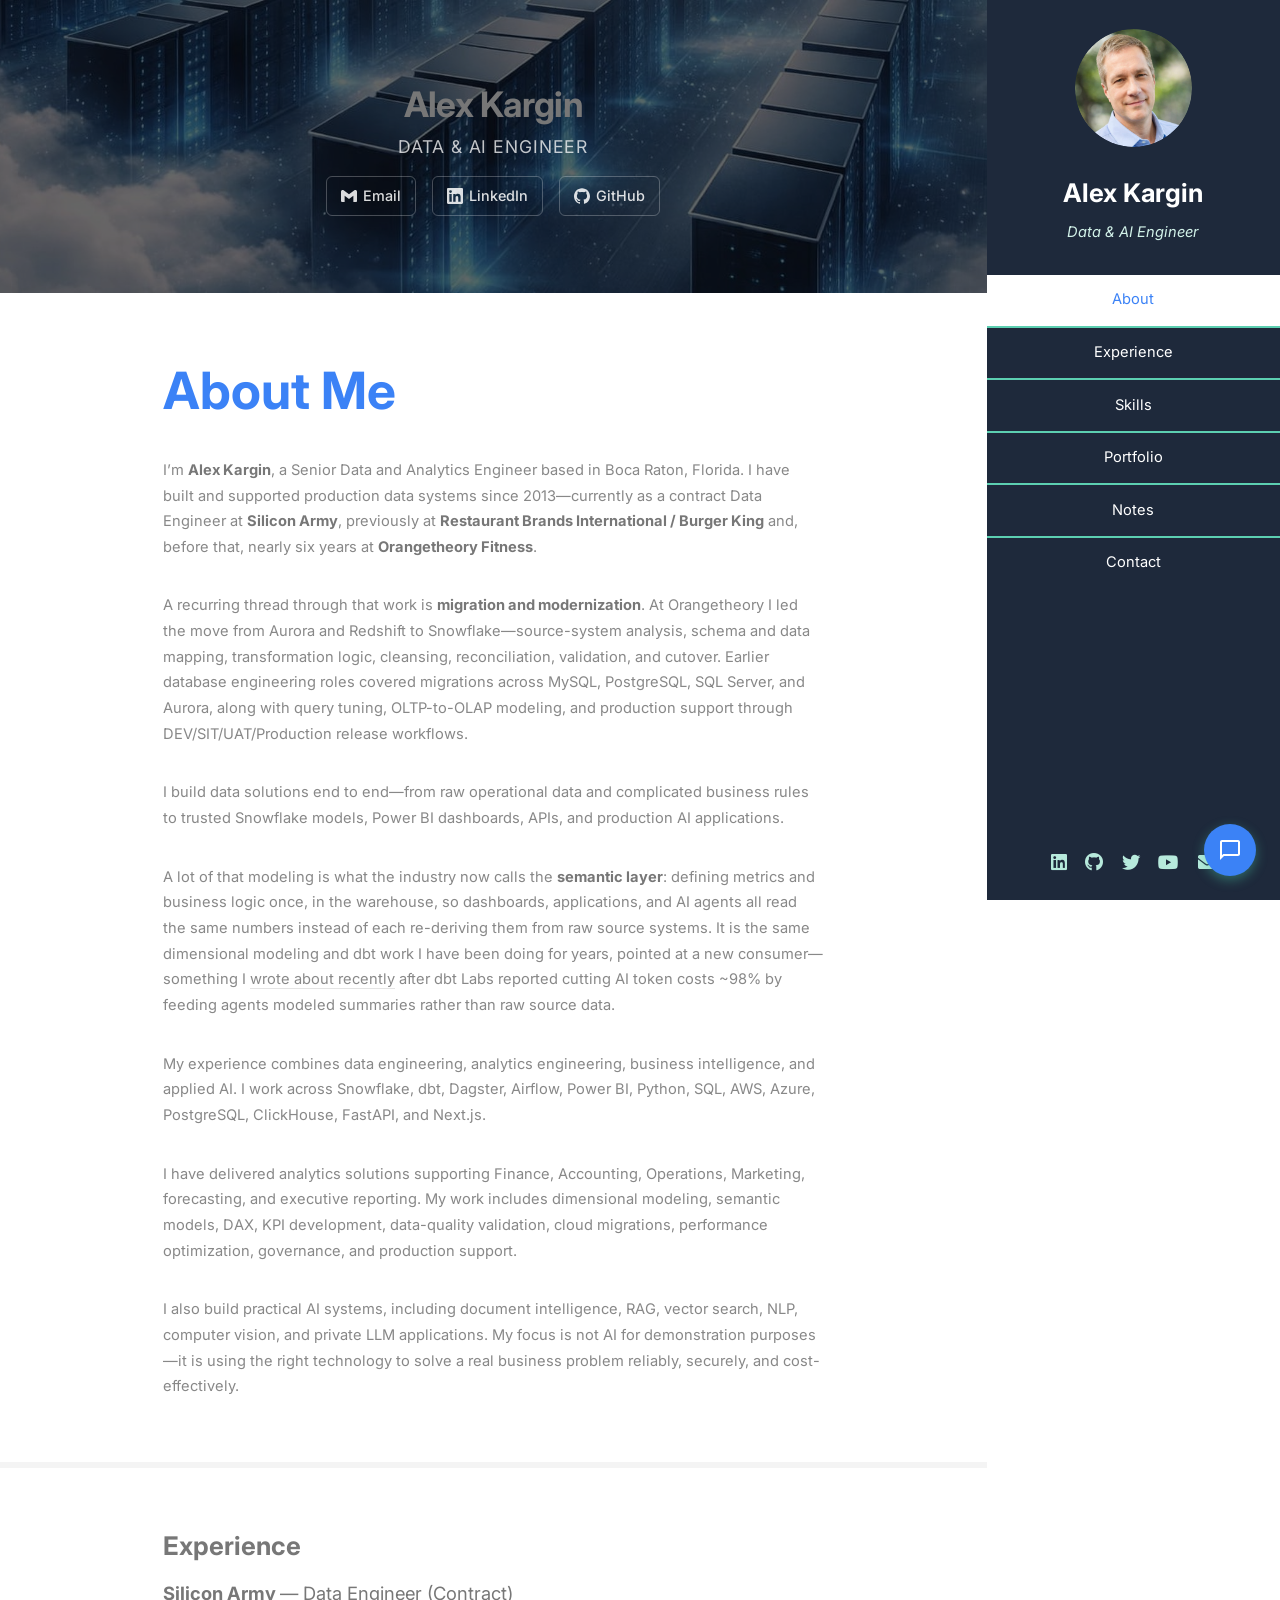
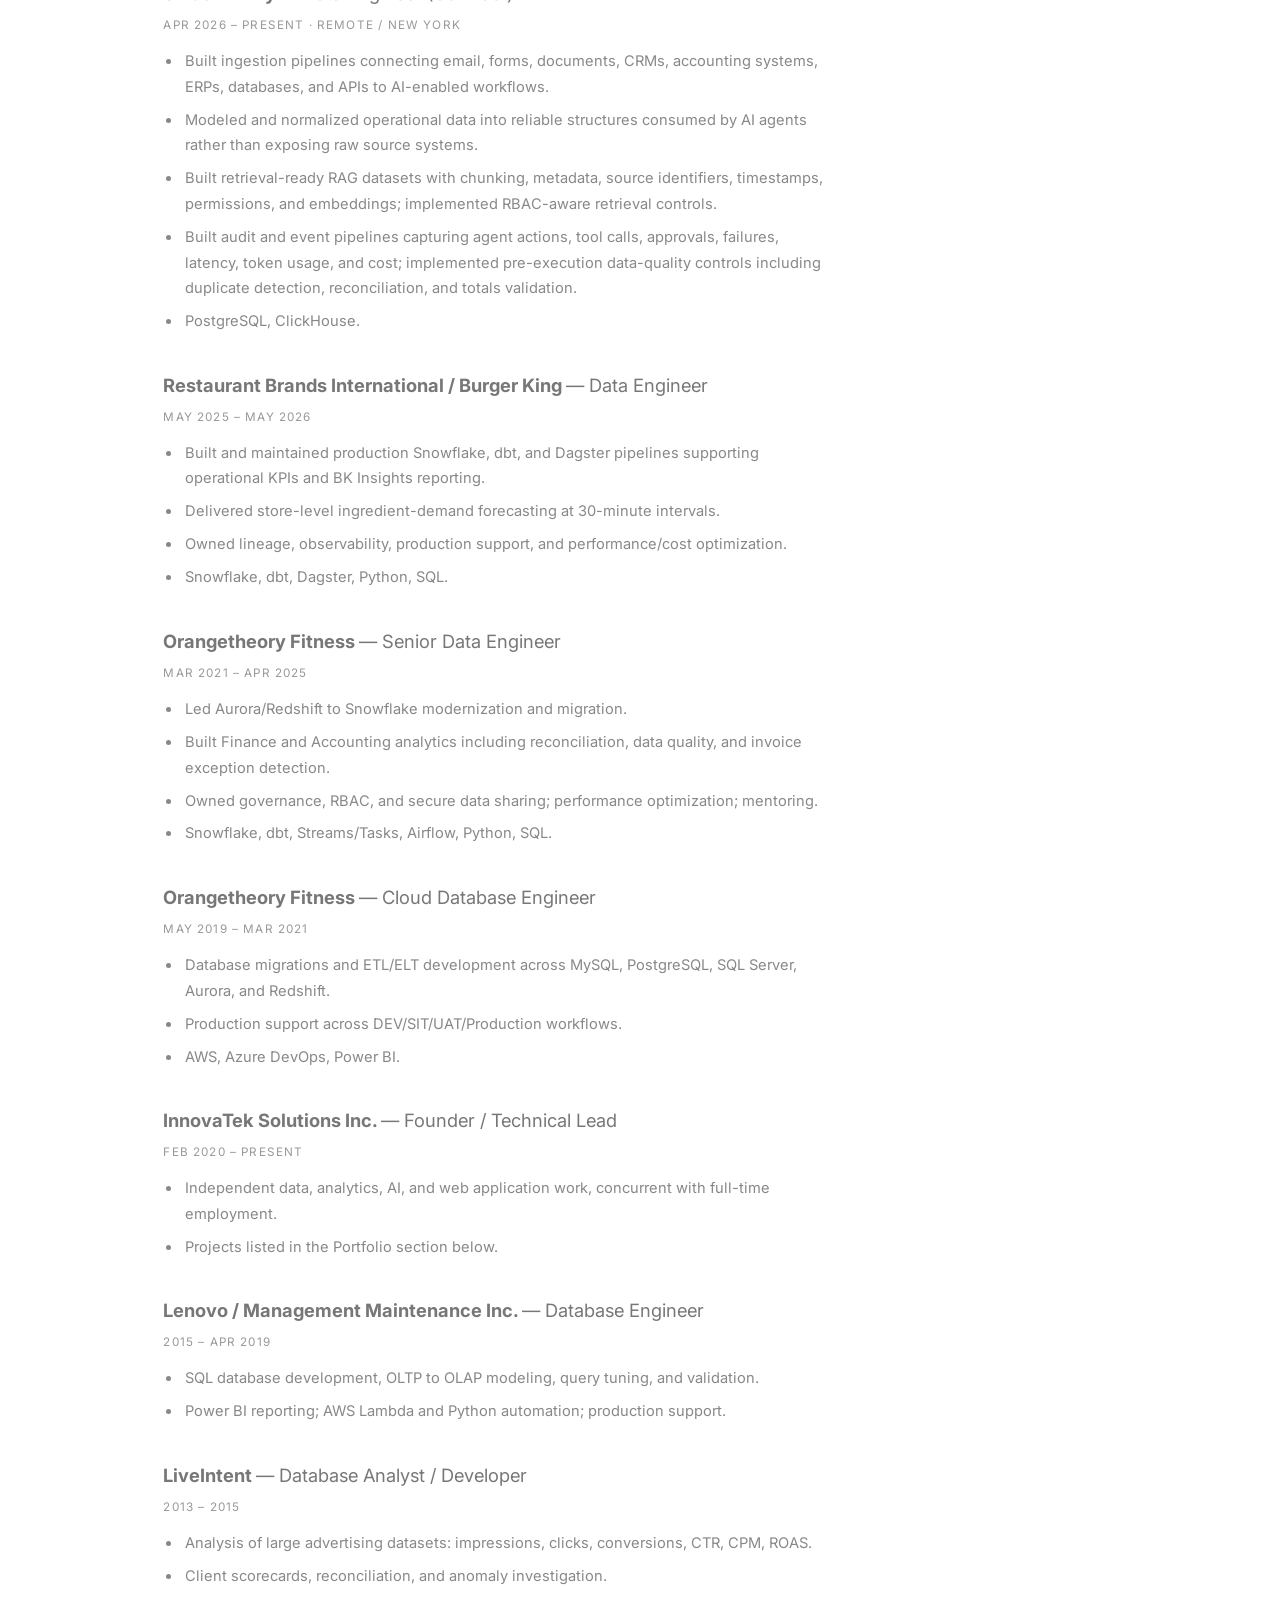
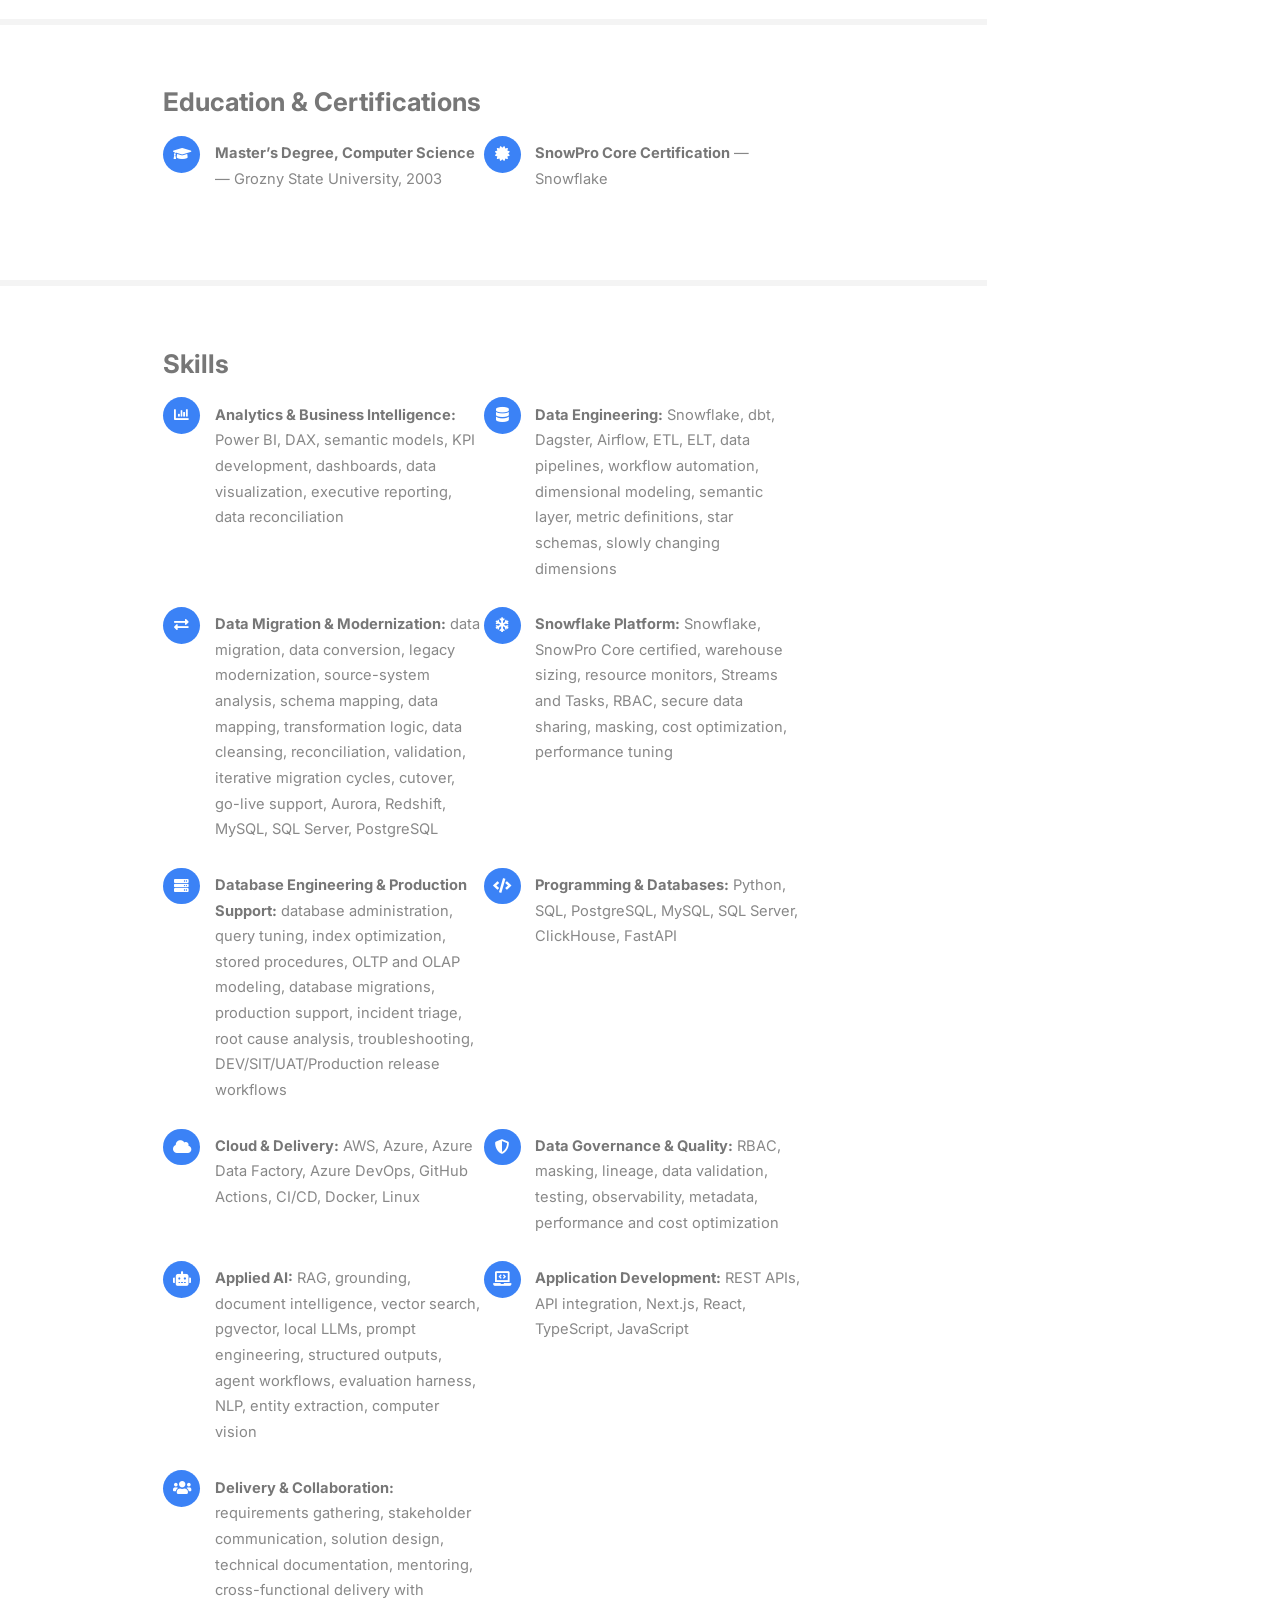
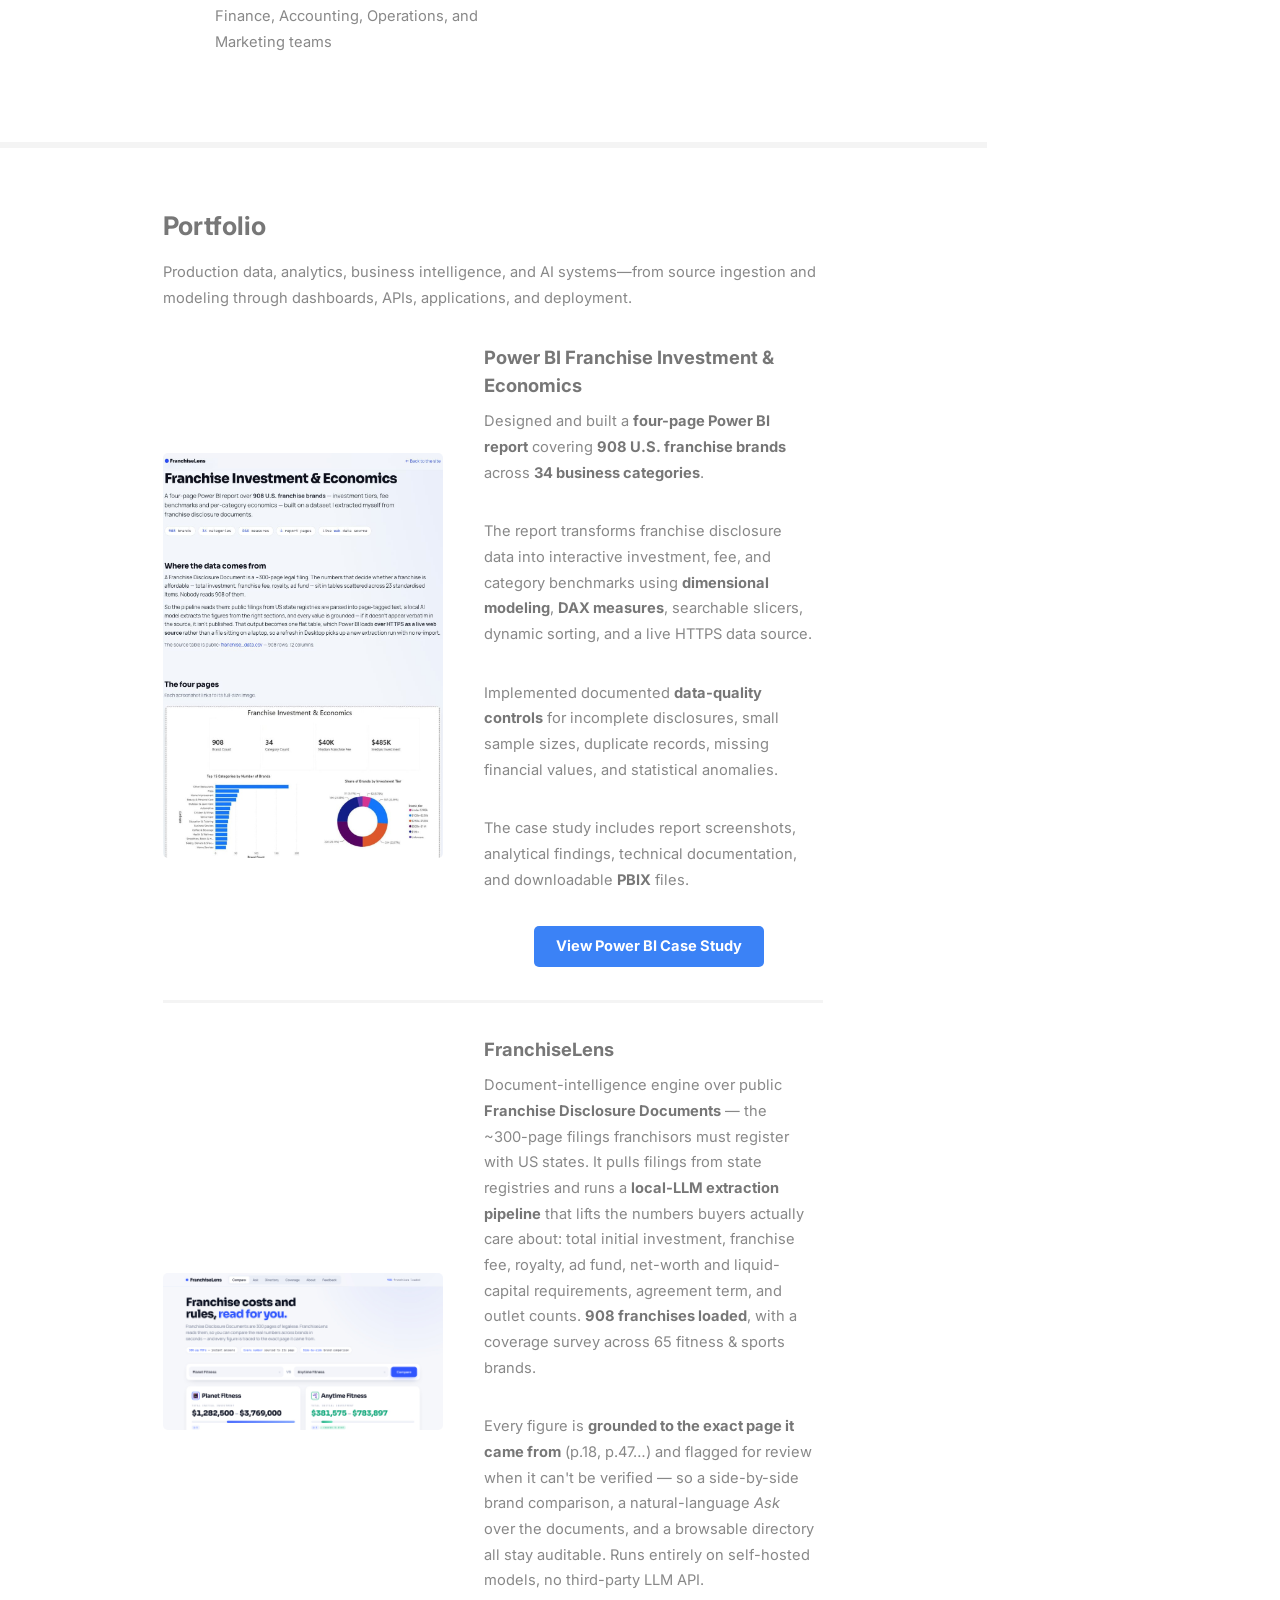
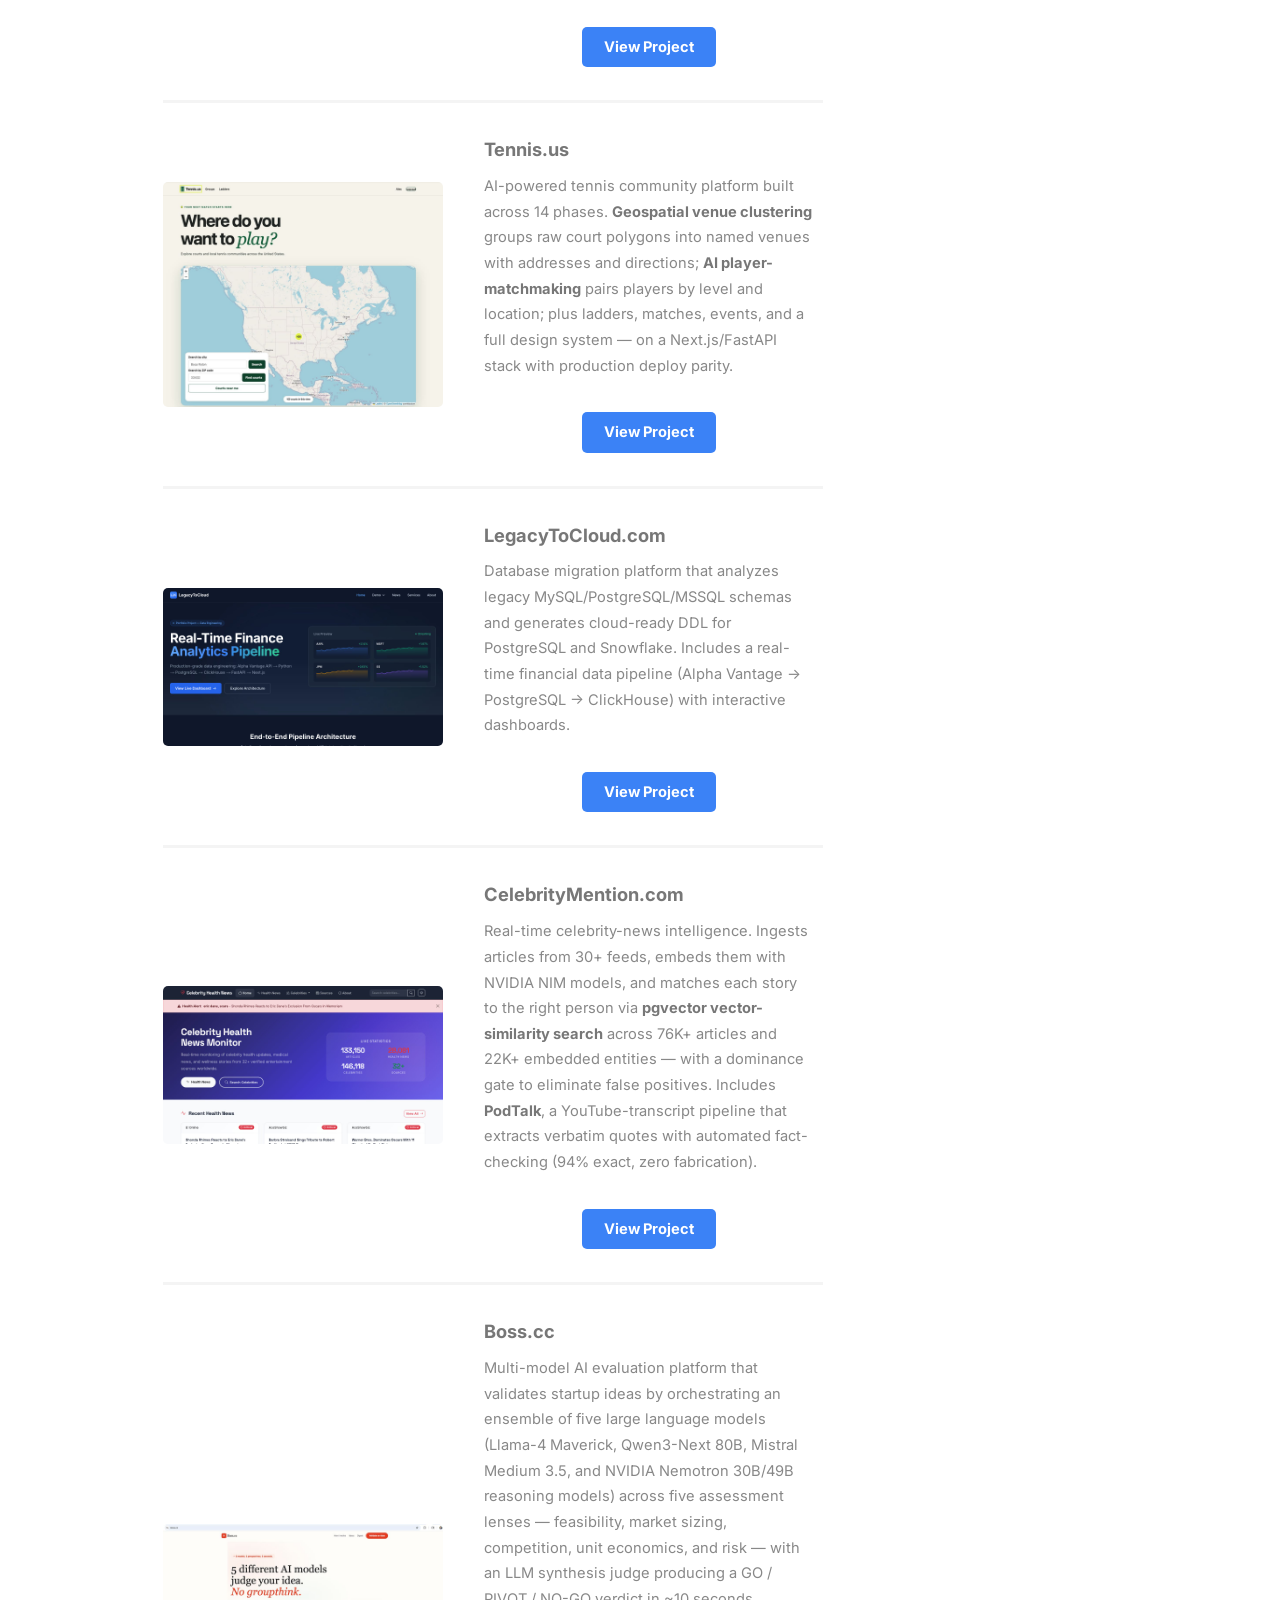
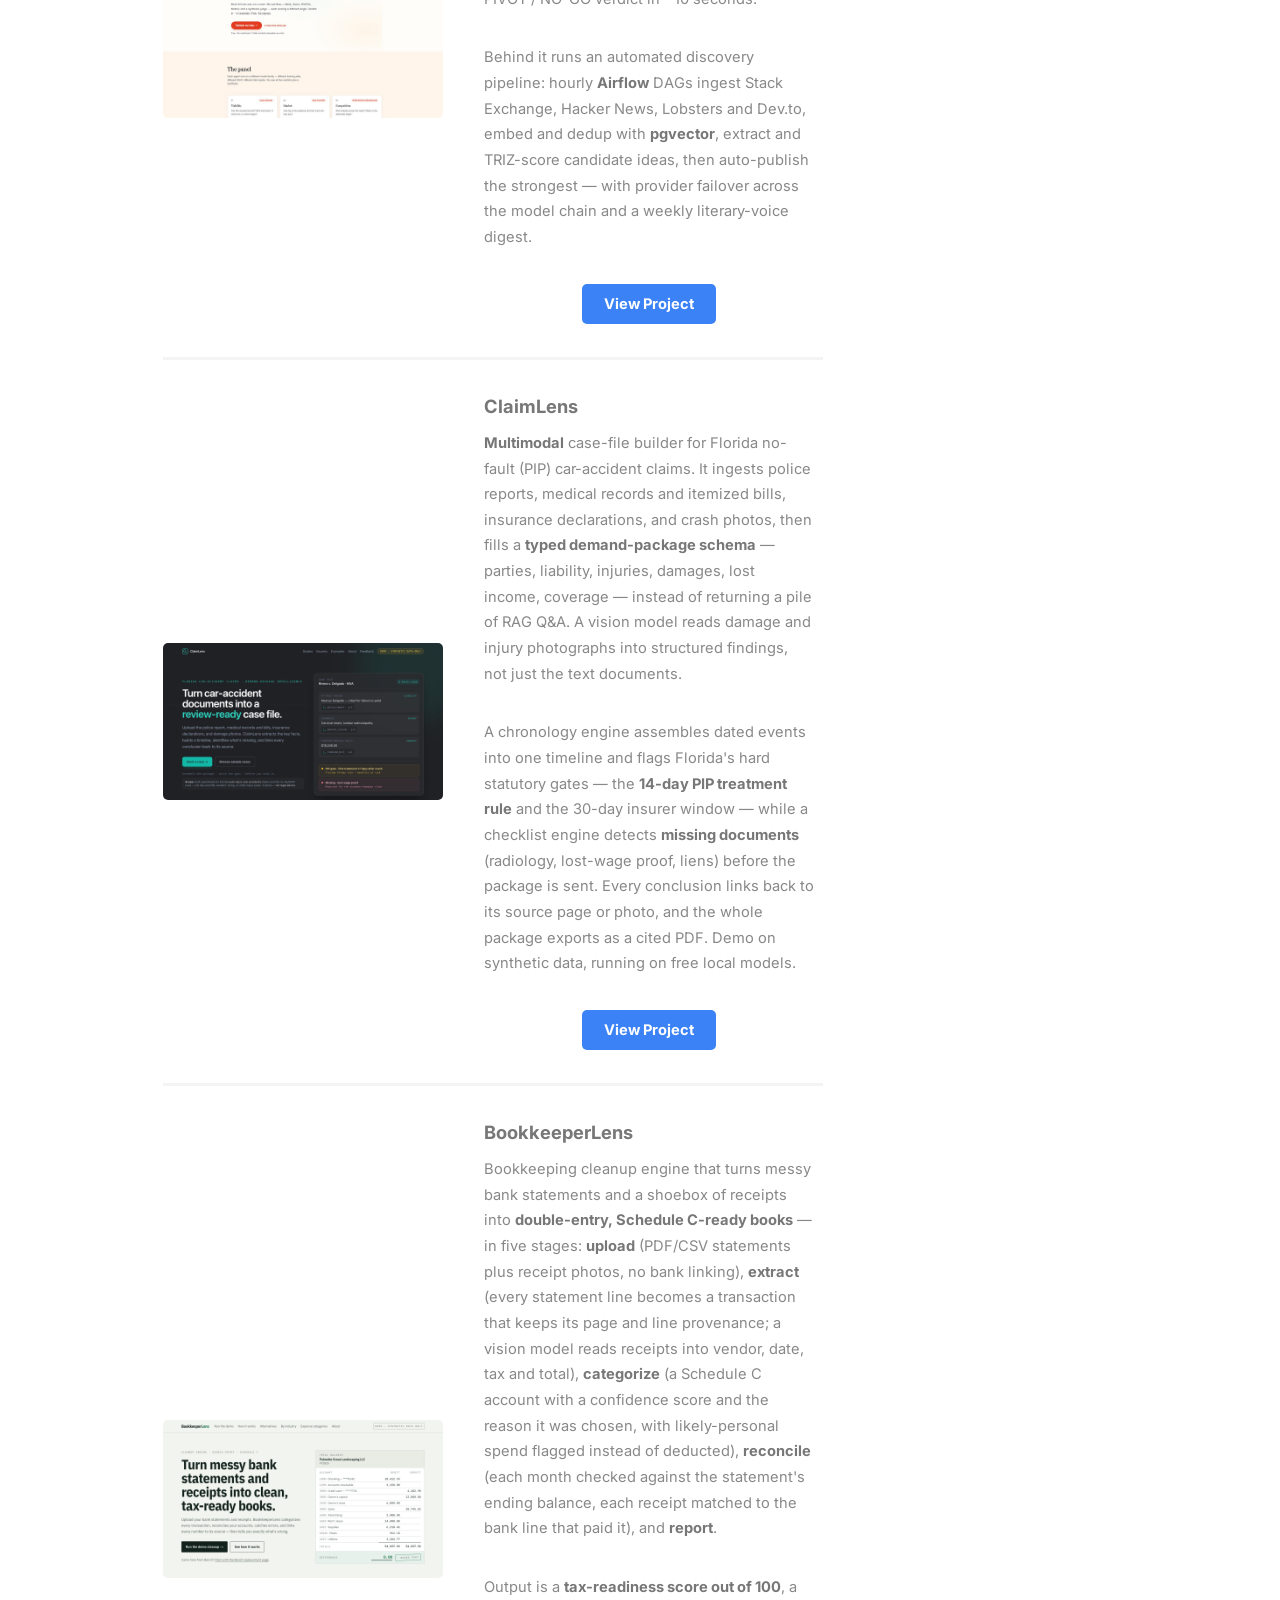
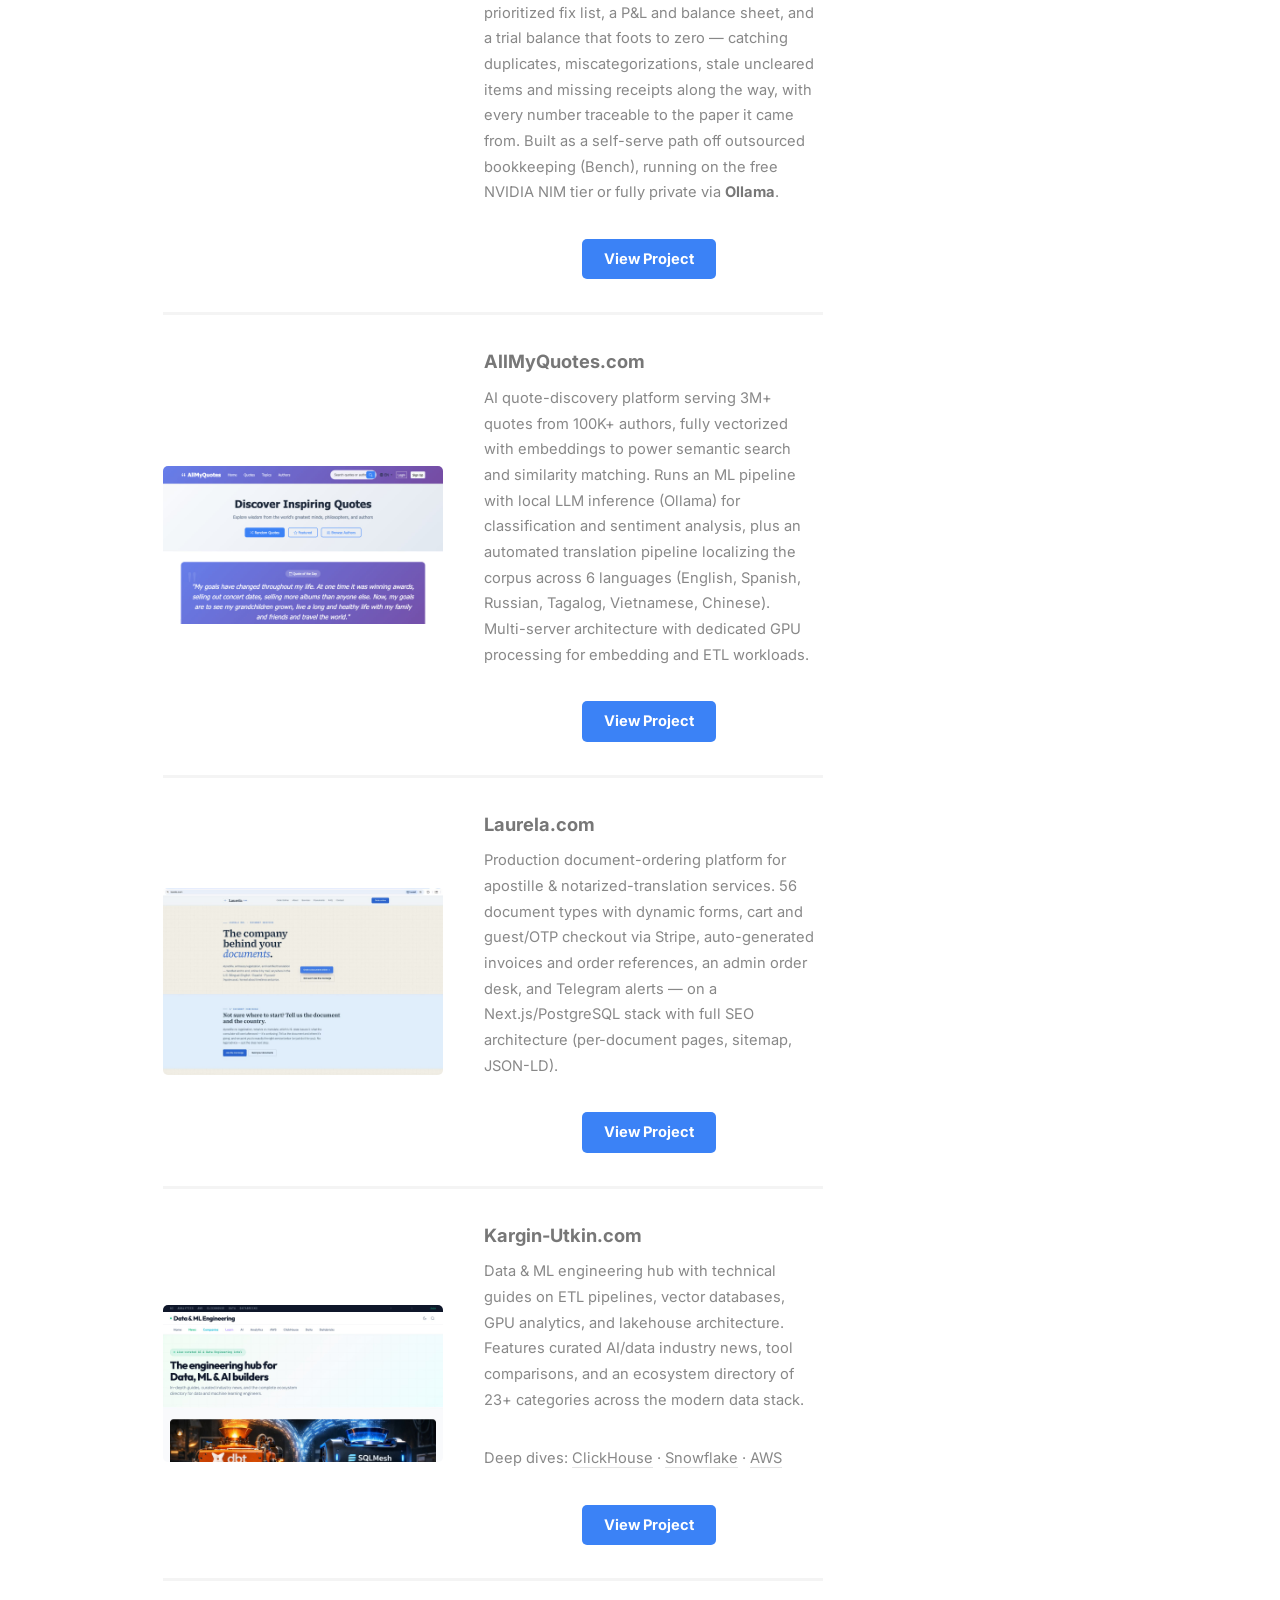
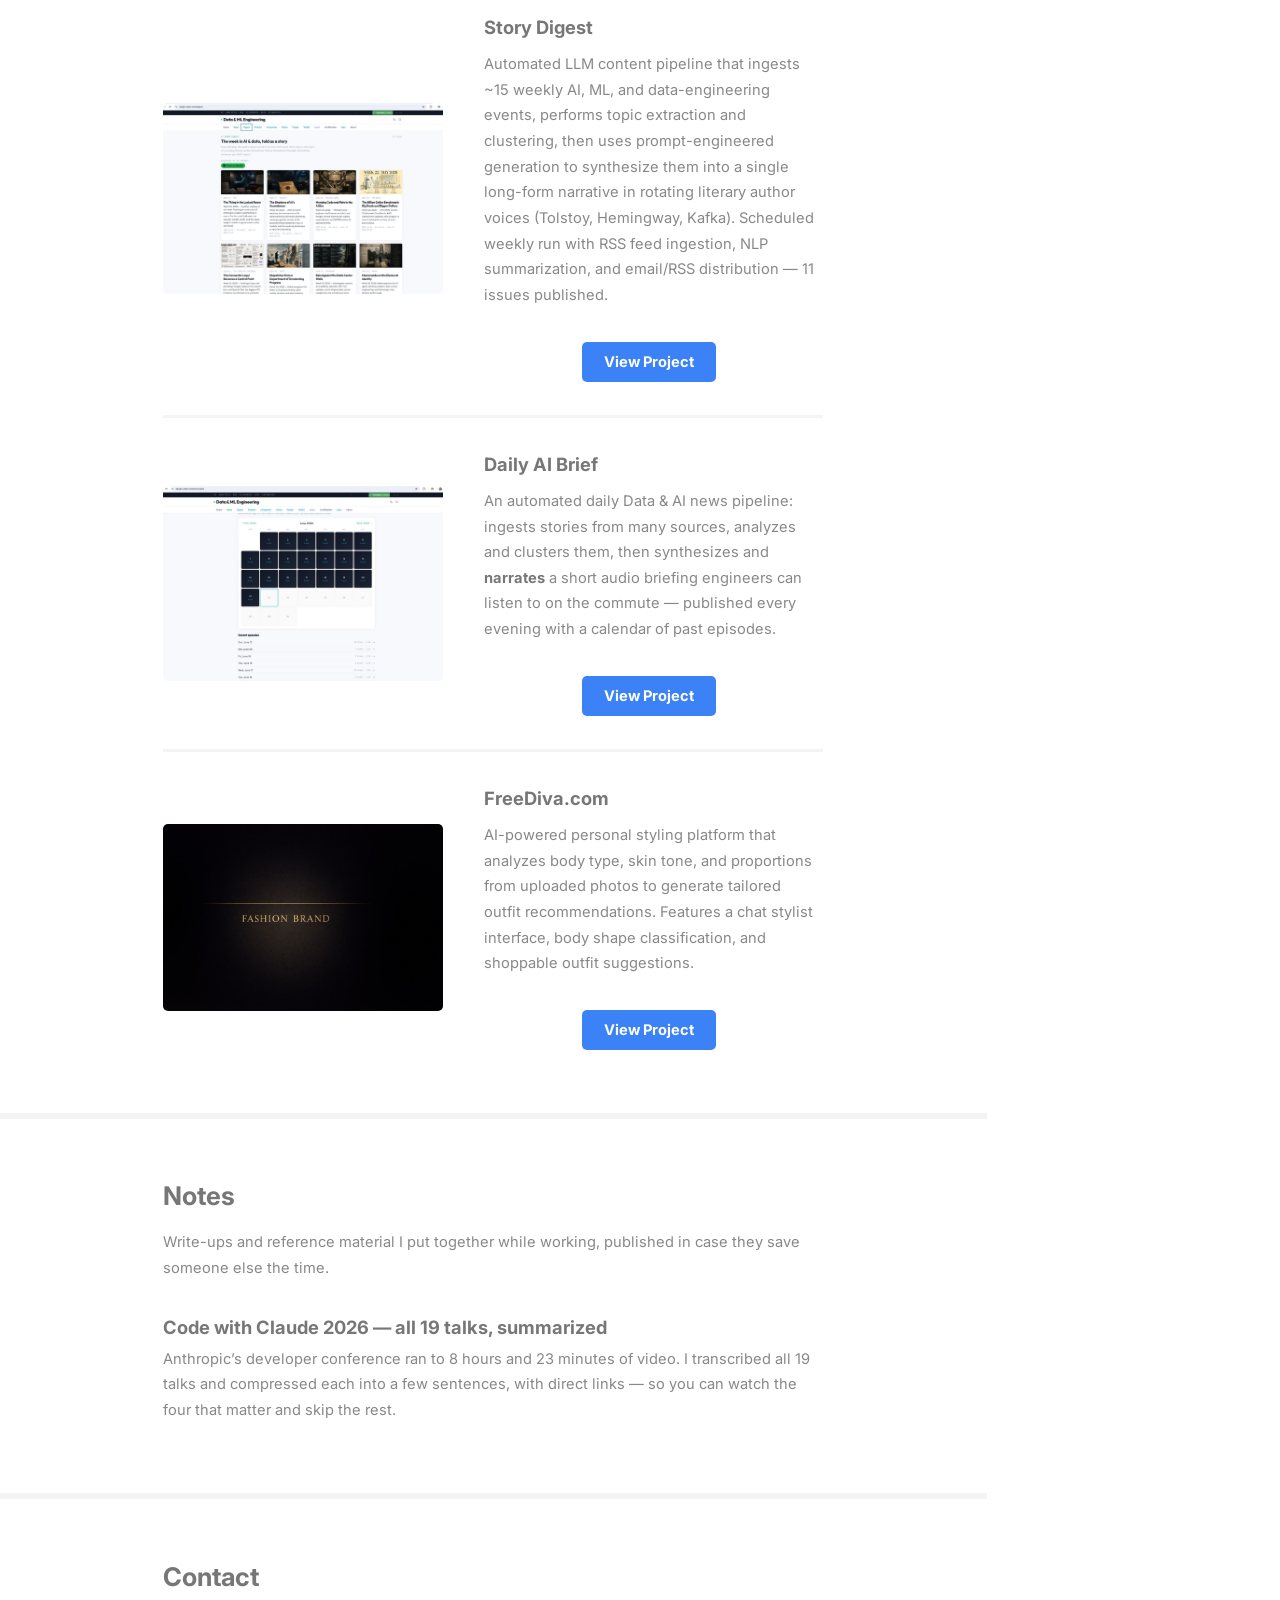
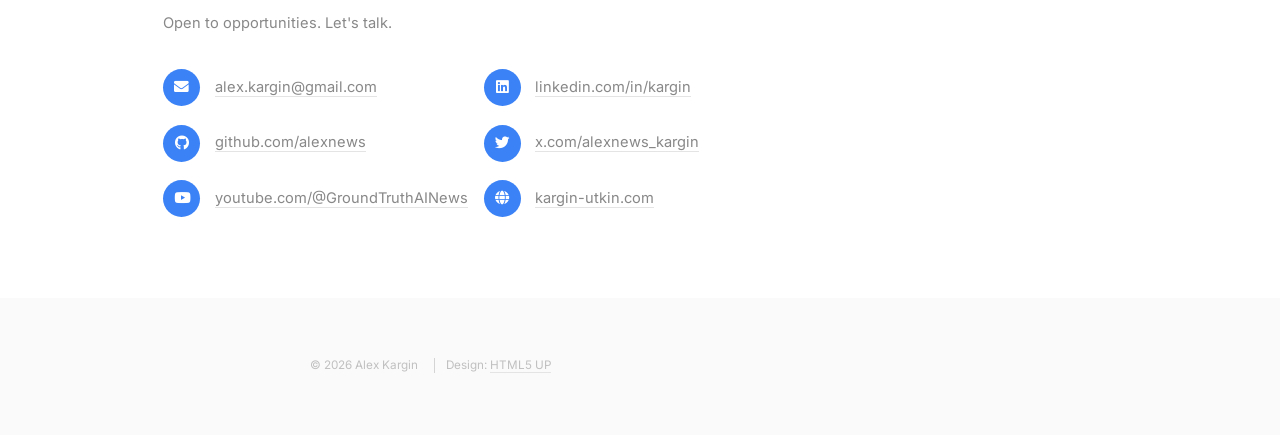
<file: index.html>
<!DOCTYPE HTML>
<html>
<head>
	<title>Alex Kargin — Senior Data Engineer, Analytics Engineer &amp; Data Migration Engineer | Snowflake, dbt, Applied AI</title>
	<meta charset="utf-8" />
	<meta name="viewport" content="width=device-width, initial-scale=1, user-scalable=no" />
	<meta name="description" content="Alex Kargin — Senior Data and Analytics Engineer in Boca Raton, Florida. Data engineering, analytics engineering, and data migration work at Restaurant Brands International / Burger King and Orangetheory Fitness, across Snowflake, dbt, Dagster, Python, SQL, and applied AI." />
	<meta name="author" content="Alex Kargin" />
	<link rel="canonical" href="https://alexnews.github.io/" />
	<meta property="og:type" content="profile" />
	<meta property="og:title" content="Alex Kargin — Senior Data Engineer, Analytics Engineer &amp; Data Migration Engineer" />
	<meta property="og:description" content="Portfolio of Alex Kargin. Senior Data and Analytics Engineer — Snowflake, dbt, Dagster, cloud data migration, and applied AI, with production experience at Restaurant Brands International / Burger King and Orangetheory Fitness." />
	<meta property="og:url" content="https://alexnews.github.io/" />
	<meta property="og:image" content="https://alexnews.github.io/images/avatar.jpg" />
	<meta name="twitter:card" content="summary_large_image" />
	<meta name="twitter:title" content="Alex Kargin — Senior Data Engineer, Analytics Engineer &amp; Data Migration Engineer" />
	<meta name="twitter:image" content="https://alexnews.github.io/images/avatar.jpg" />
	<link rel="icon" href="favicon.ico" />
	<link rel="stylesheet" href="assets/css/main.css" />
	<script type="application/ld+json">
	{
		"@context": "https://schema.org",
		"@type": "Person",
		"@id": "https://alexnews.github.io/#person",
		"name": "Alex Kargin",
		"url": "https://alexnews.github.io/",
		"image": "https://alexnews.github.io/images/avatar.jpg",
		"jobTitle": [
			"Senior Data Engineer",
			"Analytics Engineer",
			"Data Engineer"
		],
		"description": "Senior Data and Analytics Engineer based in Boca Raton, Florida. Production data engineering, analytics engineering, cloud data migration, and applied AI. Founder of InnovaTek Solutions Inc. and kargin-utkin.com.",
		"email": "mailto:alex.kargin@gmail.com",
		"address": {
			"@type": "PostalAddress",
			"addressLocality": "Boca Raton",
			"addressRegion": "FL",
			"addressCountry": "US"
		},
		"worksFor": [
			{
				"@type": "Organization",
				"name": "Silicon Army",
				"url": "https://siliconarmy.com/"
			},
			{
				"@type": "Organization",
				"name": "InnovaTek Solutions Inc.",
				"url": "https://www.innovateksolutionsinc.com"
			},
			{
				"@type": "Organization",
				"name": "Kargin-Utkin",
				"url": "https://www.kargin-utkin.com"
			}
		],
		"hasCredential": {
			"@type": "EducationalOccupationalCredential",
			"credentialCategory": "certification",
			"name": "SnowPro Core Certification",
			"recognizedBy": {
				"@type": "Organization",
				"name": "Snowflake",
				"url": "https://www.snowflake.com"
			}
		},
		"sameAs": [
			"https://www.kargin-utkin.com/about",
			"https://github.com/alexnews",
			"https://linkedin.com/in/kargin",
			"https://x.com/GTruthAINews",
			"https://www.youtube.com/@GroundTruthAINews",
			"https://dev.to/alex_kargin",
			"https://gravatar.com/alexkargin",
			"https://keybase.io/alexkargin",
			"https://about.me/kargin-utkin",
			"https://bsky.app/profile/alexkargin.bsky.social",
			"https://alexkargin.substack.com",
			"https://www.facebook.com/alex.kargin",
			"https://www.innovateksolutionsinc.com"
		],
		"knowsAbout": [
			"Data Engineering",
			"Analytics Engineering",
			"Data Migration",
			"Legacy Modernization",
			"Snowflake",
			"dbt",
			"Dagster",
			"Airflow",
			"PostgreSQL",
			"ClickHouse",
			"Amazon Redshift",
			"Power BI",
			"Python",
			"SQL",
			"Dimensional Modeling",
			"Semantic Layer",
			"Data Governance",
			"Machine Learning",
			"Applied AI",
			"Apache Kafka",
			"Distributed Systems"
		]
	}
	</script>
	<style>
	/* Hero Banner Overlay */
	.hero-banner {
		position: relative;
		overflow: hidden;
	}
	.hero-banner .image.main {
		margin: 0;
	}
	.hero-banner .image.main img {
		display: block;
		width: 100%;
		min-height: 200px;
		object-fit: cover;
		filter: brightness(0.4);
	}
	.hero-overlay {
		position: absolute;
		top: 0; left: 0; right: 0; bottom: 0;
		display: flex;
		flex-direction: column;
		align-items: center;
		justify-content: center;
		text-align: center;
		padding: 20px;
		color: #fff;
	}
	.hero-overlay h2 {
		font-size: 2.2rem;
		font-weight: 700;
		margin-bottom: 4px;
		letter-spacing: -0.02em;
	}
	.hero-overlay .hero-role {
		font-size: 1.1rem;
		font-weight: 400;
		color: rgba(255,255,255,0.75);
		margin-bottom: 16px;
		letter-spacing: 0.05em;
		text-transform: uppercase;
	}
	.hero-overlay .hero-contacts {
		display: flex;
		gap: 16px;
		flex-wrap: wrap;
		justify-content: center;
	}
	.hero-overlay .hero-contacts a {
		display: inline-flex;
		align-items: center;
		gap: 6px;
		color: rgba(255,255,255,0.85);
		font-size: 0.9rem;
		font-weight: 500;
		padding: 6px 14px;
		border: 1px solid rgba(255,255,255,0.25);
		border-radius: 6px;
		transition: all 0.2s;
		text-decoration: none;
	}
	.hero-overlay .hero-contacts a:hover {
		background: rgba(255,255,255,0.12);
		border-color: rgba(255,255,255,0.5);
		color: #fff;
	}
	.hero-overlay .hero-contacts svg {
		width: 16px;
		height: 16px;
		fill: currentColor;
	}
	@media (max-width: 768px) {
		.hero-overlay h2 { font-size: 1.5rem; }
		.hero-overlay .hero-role { font-size: 0.9rem; }
		.hero-overlay .hero-contacts a { font-size: 0.8rem; padding: 5px 10px; }
	}

	/* Experience & Education */
	.experience article {
		margin: 0 0 2.5em 0;
	}
	.experience article:last-child {
		margin-bottom: 0;
	}
	.experience h4 {
		margin: 0 0 0.3em 0;
	}
	.experience h4 .exp-role {
		font-weight: 400;
	}
	.experience .exp-meta {
		margin: 0 0 0.9em 0;
		font-size: 0.8em;
		letter-spacing: 0.1em;
		text-transform: uppercase;
		color: #999;
	}
	.experience ul {
		list-style: disc;
		margin: 0;
		padding-left: 1.25em;
	}
	.experience ul li {
		padding-left: 0.25em;
		margin: 0 0 0.5em 0;
	}
	.experience ul li:last-child {
		margin-bottom: 0;
	}
	@media (max-width: 736px) {
		.experience .exp-meta { letter-spacing: 0.05em; }
	}

	/* Chat Widget */
	.chat-toggle {
		position: fixed; bottom: 24px; right: 24px; z-index: 9999;
		width: 52px; height: 52px; border-radius: 50%; border: none;
		background: #3b82f6; cursor: pointer;
		display: flex; align-items: center; justify-content: center;
		box-shadow: 0 4px 12px rgba(74,202,168,0.4);
		transition: box-shadow 0.2s, transform 0.2s;
	}
	.chat-toggle:hover { box-shadow: 0 6px 20px rgba(74,202,168,0.5); transform: scale(1.05); }
	.chat-toggle svg { width: 24px; height: 24px; fill: #fff; }
	.chat-panel {
		position: fixed; bottom: 84px; right: 24px; z-index: 9998;
		width: 370px; max-height: 500px; border-radius: 12px;
		background: #fff; border: 1px solid #ddd;
		box-shadow: 0 8px 32px rgba(0,0,0,0.12);
		display: flex; flex-direction: column;
		opacity: 0; transform: translateY(8px);
		pointer-events: none; transition: opacity 0.25s, transform 0.25s;
	}
	.chat-panel.visible { opacity: 1; transform: translateY(0); pointer-events: auto; }
	.chat-header {
		display: flex; align-items: center; justify-content: space-between;
		padding: 14px 16px; border-bottom: 1px solid #eee;
		background: #1e293b; border-radius: 12px 12px 0 0; color: #fff;
	}
	.chat-header-title { font-size: 0.95rem; font-weight: 600; }
	.chat-close {
		background: none; border: none; cursor: pointer; padding: 4px;
		color: #aaa; display: flex;
	}
	.chat-close:hover { color: #fff; }
	.chat-close svg { width: 16px; height: 16px; stroke: currentColor; fill: none; }
	.chat-messages {
		flex: 1; overflow-y: auto; padding: 14px 16px;
		display: flex; flex-direction: column; gap: 10px;
		min-height: 280px; max-height: 350px;
	}
	.chat-msg {
		max-width: 85%; padding: 10px 14px; border-radius: 12px;
		font-size: 0.9rem; line-height: 1.5; word-wrap: break-word;
	}
	.chat-msg.user { align-self: flex-end; background: #3b82f6; color: #fff; }
	.chat-msg.assistant { align-self: flex-start; background: #f0f0f0; color: #333; }
	.chat-msg.error {
		align-self: center; background: #fef2f2; border: 1px solid #fecaca;
		color: #b91c1c; font-size: 0.85rem; text-align: center; max-width: 95%;
	}
	.chat-typing { align-self: flex-start; display: flex; gap: 4px; padding: 10px 14px; }
	.chat-typing span {
		width: 6px; height: 6px; border-radius: 50%; background: #999;
		animation: bounce 1.4s ease-in-out infinite;
	}
	.chat-typing span:nth-child(2) { animation-delay: 0.2s; }
	.chat-typing span:nth-child(3) { animation-delay: 0.4s; }
	@keyframes bounce {
		0%, 60%, 100% { transform: translateY(0); opacity: 0.4; }
		30% { transform: translateY(-5px); opacity: 1; }
	}
	.chat-input-area {
		display: flex; gap: 8px; padding: 10px 14px 14px; border-top: 1px solid #eee;
	}
	.chat-input {
		flex: 1; padding: 10px 14px; border-radius: 8px; border: 1px solid #ddd;
		font-family: inherit; font-size: 0.9rem; outline: none;
	}
	.chat-input:focus { border-color: #3b82f6; }
	.chat-input::placeholder { color: #aaa; }
	.chat-send {
		width: 38px; height: 38px; border-radius: 8px; border: none;
		background: #3b82f6; cursor: pointer;
		display: flex; align-items: center; justify-content: center; flex-shrink: 0;
	}
	.chat-send:hover { background: #2563eb; }
	.chat-send:disabled { opacity: 0.4; cursor: not-allowed; }
	.chat-send svg { width: 16px; height: 16px; fill: #fff; }
	.chat-welcome { font-size: 0.9rem; color: #888; text-align: center; padding: 20px 10px; line-height: 1.6; }
	@media (max-width: 768px) {
		.chat-panel { right: 0; bottom: 0; left: 0; width: 100%; max-height: 100dvh; border-radius: 12px 12px 0 0; }
		.chat-messages { max-height: calc(100dvh - 130px); }
	}
	</style>
</head>
<body class="is-preload">

	<!-- Header -->
	<section id="header">
		<header>
			<span class="image avatar"><img src="images/avatar.jpg" alt="Alex Kargin" /></span>
			<h1 id="logo"><a href="#">Alex Kargin</a></h1>
			<p>Data &amp; AI Engineer</p>
			<!-- CV button removed: no resume file exists in this repo. Re-add once Alex_Kargin_Resume.pdf is committed. -->
		</header>
		<nav id="nav">
			<ul>
				<li><a href="#about" class="active">About</a></li>
				<li><a href="#experience">Experience</a></li>
				<li><a href="#skills">Skills</a></li>
				<li><a href="#portfolio">Portfolio</a></li>
				<li><a href="#notes">Notes</a></li>
				<li><a href="#contact">Contact</a></li>
			</ul>
		</nav>
		<footer>
			<ul class="icons">
				<li><a href="https://www.linkedin.com/in/kargin/" target="_blank" rel="me noopener" class="icon brands fa-linkedin"><span class="label">LinkedIn</span></a></li>
				<li><a href="https://github.com/alexnews" target="_blank" rel="me noopener" class="icon brands fa-github"><span class="label">GitHub</span></a></li>
				<li><a href="https://x.com/alexnews_kargin" target="_blank" rel="me noopener" class="icon brands fa-twitter"><span class="label">X</span></a></li>
				<li><a href="https://www.youtube.com/@GroundTruthAINews" target="_blank" rel="me noopener" class="icon brands fa-youtube"><span class="label">YouTube</span></a></li>
				<li><a href="mailto:alex.kargin@gmail.com" class="icon solid fa-envelope"><span class="label">Email</span></a></li>
			</ul>
		</footer>
	</section>

	<!-- Wrapper -->
	<div id="wrapper">
		<div id="main">

			<!-- About -->
			<section id="about">
				<div class="hero-banner">
					<div class="image main" data-position="center">
						<img src="images/banner.jpg" alt="" />
					</div>
					<div class="hero-overlay">
						<h2>Alex Kargin</h2>
						<div class="hero-role">Data &amp; AI Engineer</div>
						<div class="hero-contacts">
							<a href="mailto:alex.kargin@gmail.com">
								<svg viewBox="0 0 24 24"><path d="M24 5.457v13.909c0 .904-.732 1.636-1.636 1.636h-3.819V11.73L12 16.64l-6.545-4.91v9.273H1.636A1.636 1.636 0 010 19.366V5.457c0-2.023 2.309-3.178 3.927-1.964L5.455 4.64 12 9.548l6.545-4.91 1.528-1.145C21.69 2.28 24 3.434 24 5.457z"/></svg>
								Email
							</a>
							<a href="https://www.linkedin.com/in/kargin/" target="_blank" rel="noopener">
								<svg viewBox="0 0 24 24"><path d="M20.447 20.452h-3.554v-5.569c0-1.328-.027-3.037-1.852-3.037-1.853 0-2.136 1.445-2.136 2.939v5.667H9.351V9h3.414v1.561h.046c.477-.9 1.637-1.85 3.37-1.85 3.601 0 4.267 2.37 4.267 5.455v6.286zM5.337 7.433a2.062 2.062 0 01-2.063-2.065 2.064 2.064 0 112.063 2.065zm1.782 13.019H3.555V9h3.564v11.452zM22.225 0H1.771C.792 0 0 .774 0 1.729v20.542C0 23.227.792 24 1.771 24h20.451C23.2 24 24 23.227 24 22.271V1.729C24 .774 23.2 0 22.222 0h.003z"/></svg>
								LinkedIn
							</a>
							<a href="https://github.com/alexnews" target="_blank" rel="noopener">
								<svg viewBox="0 0 24 24"><path d="M12 .297c-6.63 0-12 5.373-12 12 0 5.303 3.438 9.8 8.205 11.385.6.113.82-.258.82-.577 0-.285-.01-1.04-.015-2.04-3.338.724-4.042-1.61-4.042-1.61C4.422 18.07 3.633 17.7 3.633 17.7c-1.087-.744.084-.729.084-.729 1.205.084 1.838 1.236 1.838 1.236 1.07 1.835 2.809 1.305 3.495.998.108-.776.417-1.305.76-1.605-2.665-.3-5.466-1.332-5.466-5.93 0-1.31.465-2.38 1.235-3.22-.135-.303-.54-1.523.105-3.176 0 0 1.005-.322 3.3 1.23.96-.267 1.98-.399 3-.405 1.02.006 2.04.138 3 .405 2.28-1.552 3.285-1.23 3.285-1.23.645 1.653.24 2.873.12 3.176.765.84 1.23 1.91 1.23 3.22 0 4.61-2.805 5.625-5.475 5.92.42.36.81 1.096.81 2.22 0 1.606-.015 2.896-.015 3.286 0 .315.21.69.825.57C20.565 22.092 24 17.592 24 12.297c0-6.627-5.373-12-12-12"/></svg>
								GitHub
							</a>
						</div>
					</div>
				</div>
				<div class="container">
					<header class="major">
						<h2>About Me</h2>
					</header>
					<p>I&rsquo;m <strong>Alex Kargin</strong>, a Senior Data and Analytics Engineer based in Boca Raton, Florida. I have built and supported production data systems since 2013&mdash;currently as a contract Data Engineer at <strong>Silicon Army</strong>, previously at <strong>Restaurant Brands International / Burger King</strong> and, before that, nearly six years at <strong>Orangetheory Fitness</strong>.</p>
					<p>A recurring thread through that work is <strong>migration and modernization</strong>. At Orangetheory I led the move from Aurora and Redshift to Snowflake&mdash;source-system analysis, schema and data mapping, transformation logic, cleansing, reconciliation, validation, and cutover. Earlier database engineering roles covered migrations across MySQL, PostgreSQL, SQL Server, and Aurora, along with query tuning, OLTP-to-OLAP modeling, and production support through DEV/SIT/UAT/Production release workflows.</p>
					<p>I build data solutions end to end&mdash;from raw operational data and complicated business rules to trusted Snowflake models, Power BI dashboards, APIs, and production AI applications.</p>
					<p>A lot of that modeling is what the industry now calls the <strong>semantic layer</strong>: defining metrics and business logic once, in the warehouse, so dashboards, applications, and AI agents all read the same numbers instead of each re-deriving them from raw source systems. It is the same dimensional modeling and dbt work I have been doing for years, pointed at a new consumer&mdash;something I <a href="https://www.kargin-utkin.com/news/daily/2026-08-08" target="_blank" rel="noopener">wrote about recently</a> after dbt Labs reported cutting AI token costs ~98% by feeding agents modeled summaries rather than raw source data.</p>
					<p>My experience combines data engineering, analytics engineering, business intelligence, and applied AI. I work across Snowflake, dbt, Dagster, Airflow, Power BI, Python, SQL, AWS, Azure, PostgreSQL, ClickHouse, FastAPI, and Next.js.</p>
					<p>I have delivered analytics solutions supporting Finance, Accounting, Operations, Marketing, forecasting, and executive reporting. My work includes dimensional modeling, semantic models, DAX, KPI development, data-quality validation, cloud migrations, performance optimization, governance, and production support.</p>
					<p>I also build practical AI systems, including document intelligence, RAG, vector search, NLP, computer vision, and private LLM applications. My focus is not AI for demonstration purposes&mdash;it is using the right technology to solve a real business problem reliably, securely, and cost-effectively.</p>
				</div>
			</section>

			<!-- Experience -->
			<section id="experience">
				<div class="container">
					<h3>Experience</h3>
					<div class="experience">

						<article>
							<h4>Silicon Army <span class="exp-role">&mdash; Data Engineer (Contract)</span></h4>
							<p class="exp-meta">Apr 2026 &ndash; Present &middot; Remote / New York</p>
							<ul>
								<li>Built ingestion pipelines connecting email, forms, documents, CRMs, accounting systems, ERPs, databases, and APIs to AI-enabled workflows.</li>
								<li>Modeled and normalized operational data into reliable structures consumed by AI agents rather than exposing raw source systems.</li>
								<li>Built retrieval-ready RAG datasets with chunking, metadata, source identifiers, timestamps, permissions, and embeddings; implemented RBAC-aware retrieval controls.</li>
								<li>Built audit and event pipelines capturing agent actions, tool calls, approvals, failures, latency, token usage, and cost; implemented pre-execution data-quality controls including duplicate detection, reconciliation, and totals validation.</li>
								<li>PostgreSQL, ClickHouse.</li>
							</ul>
						</article>

						<article>
							<h4>Restaurant Brands International / Burger King <span class="exp-role">&mdash; Data Engineer</span></h4>
							<p class="exp-meta">May 2025 &ndash; May 2026</p>
							<ul>
								<li>Built and maintained production Snowflake, dbt, and Dagster pipelines supporting operational KPIs and BK Insights reporting.</li>
								<li>Delivered store-level ingredient-demand forecasting at 30-minute intervals.</li>
								<li>Owned lineage, observability, production support, and performance/cost optimization.</li>
								<li>Snowflake, dbt, Dagster, Python, SQL.</li>
							</ul>
						</article>

						<article>
							<h4>Orangetheory Fitness <span class="exp-role">&mdash; Senior Data Engineer</span></h4>
							<p class="exp-meta">Mar 2021 &ndash; Apr 2025</p>
							<ul>
								<li>Led Aurora/Redshift to Snowflake modernization and migration.</li>
								<li>Built Finance and Accounting analytics including reconciliation, data quality, and invoice exception detection.</li>
								<li>Owned governance, RBAC, and secure data sharing; performance optimization; mentoring.</li>
								<li>Snowflake, dbt, Streams/Tasks, Airflow, Python, SQL.</li>
							</ul>
						</article>

						<article>
							<h4>Orangetheory Fitness <span class="exp-role">&mdash; Cloud Database Engineer</span></h4>
							<p class="exp-meta">May 2019 &ndash; Mar 2021</p>
							<ul>
								<li>Database migrations and ETL/ELT development across MySQL, PostgreSQL, SQL Server, Aurora, and Redshift.</li>
								<li>Production support across DEV/SIT/UAT/Production workflows.</li>
								<li>AWS, Azure DevOps, Power BI.</li>
							</ul>
						</article>

						<article>
							<h4>InnovaTek Solutions Inc. <span class="exp-role">&mdash; Founder / Technical Lead</span></h4>
							<p class="exp-meta">Feb 2020 &ndash; Present</p>
							<ul>
								<li>Independent data, analytics, AI, and web application work, concurrent with full-time employment.</li>
								<li>Projects listed in the Portfolio section below.</li>
							</ul>
						</article>

						<article>
							<h4>Lenovo / Management Maintenance Inc. <span class="exp-role">&mdash; Database Engineer</span></h4>
							<p class="exp-meta">2015 &ndash; Apr 2019</p>
							<ul>
								<li>SQL database development, OLTP to OLAP modeling, query tuning, and validation.</li>
								<li>Power BI reporting; AWS Lambda and Python automation; production support.</li>
							</ul>
						</article>

						<article>
							<h4>LiveIntent <span class="exp-role">&mdash; Database Analyst / Developer</span></h4>
							<p class="exp-meta">2013 &ndash; 2015</p>
							<ul>
								<li>Analysis of large advertising datasets: impressions, clicks, conversions, CTR, CPM, ROAS.</li>
								<li>Client scorecards, reconciliation, and anomaly investigation.</li>
							</ul>
						</article>

					</div>
				</div>
			</section>

			<!-- Education -->
			<section id="education">
				<div class="container">
					<h3>Education &amp; Certifications</h3>
					<ul class="feature-icons">
						<li class="icon solid fa-graduation-cap"><strong>Master&rsquo;s Degree, Computer Science</strong> &mdash; Grozny State University, 2003</li>
						<li class="icon solid fa-certificate"><strong>SnowPro Core Certification</strong> &mdash; Snowflake</li>
					</ul>
				</div>
			</section>

			<!-- Skills -->
			<section id="skills">
				<div class="container">
					<h3>Skills</h3>
					<ul class="feature-icons">
						<li class="icon solid fa-chart-bar"><strong>Analytics &amp; Business Intelligence:</strong> Power BI, DAX, semantic models, KPI development, dashboards, data visualization, executive reporting, data reconciliation</li>
						<li class="icon solid fa-database"><strong>Data Engineering:</strong> Snowflake, dbt, Dagster, Airflow, ETL, ELT, data pipelines, workflow automation, dimensional modeling, semantic layer, metric definitions, star schemas, slowly changing dimensions</li>
						<li class="icon solid fa-exchange-alt"><strong>Data Migration &amp; Modernization:</strong> data migration, data conversion, legacy modernization, source-system analysis, schema mapping, data mapping, transformation logic, data cleansing, reconciliation, validation, iterative migration cycles, cutover, go-live support, Aurora, Redshift, MySQL, SQL Server, PostgreSQL</li>
						<li class="icon solid fa-snowflake"><strong>Snowflake Platform:</strong> Snowflake, SnowPro Core certified, warehouse sizing, resource monitors, Streams and Tasks, RBAC, secure data sharing, masking, cost optimization, performance tuning</li>
						<li class="icon solid fa-server"><strong>Database Engineering &amp; Production Support:</strong> database administration, query tuning, index optimization, stored procedures, OLTP and OLAP modeling, database migrations, production support, incident triage, root cause analysis, troubleshooting, DEV/SIT/UAT/Production release workflows</li>
						<li class="icon solid fa-code"><strong>Programming &amp; Databases:</strong> Python, SQL, PostgreSQL, MySQL, SQL Server, ClickHouse, FastAPI</li>
						<li class="icon solid fa-cloud"><strong>Cloud &amp; Delivery:</strong> AWS, Azure, Azure Data Factory, Azure DevOps, GitHub Actions, CI/CD, Docker, Linux</li>
						<li class="icon solid fa-shield-alt"><strong>Data Governance &amp; Quality:</strong> RBAC, masking, lineage, data validation, testing, observability, metadata, performance and cost optimization</li>
						<li class="icon solid fa-robot"><strong>Applied AI:</strong> RAG, grounding, document intelligence, vector search, pgvector, local LLMs, prompt engineering, structured outputs, agent workflows, evaluation harness, NLP, entity extraction, computer vision</li>
						<li class="icon solid fa-laptop-code"><strong>Application Development:</strong> REST APIs, API integration, Next.js, React, TypeScript, JavaScript</li>
						<li class="icon solid fa-users"><strong>Delivery &amp; Collaboration:</strong> requirements gathering, stakeholder communication, solution design, technical documentation, mentoring, cross-functional delivery with Finance, Accounting, Operations, and Marketing teams</li>
					</ul>
				</div>
			</section>

			<!-- Portfolio -->
			<section id="portfolio">
				<div class="container">
					<h3>Portfolio</h3>
					<p>Production data, analytics, business intelligence, and AI systems&mdash;from source ingestion and modeling through dashboards, APIs, applications, and deployment.</p>
					<div class="features">
						<article>
							<a href="https://franchise.kargin-utkin.com/powerbi" target="_blank" rel="noopener" class="image"><img src="images/proj-powerbi-franchise.jpg" alt="Power BI Franchise Investment &amp; Economics" /></a>
							<div class="inner">
								<h4>Power BI Franchise Investment &amp; Economics</h4>
								<p>Designed and built a <strong>four-page Power BI report</strong> covering <strong>908 U.S. franchise brands</strong> across <strong>34 business categories</strong>.</p>
								<p>The report transforms franchise disclosure data into interactive investment, fee, and category benchmarks using <strong>dimensional modeling</strong>, <strong>DAX measures</strong>, searchable slicers, dynamic sorting, and a live HTTPS data source.</p>
								<p>Implemented documented <strong>data-quality controls</strong> for incomplete disclosures, small sample sizes, duplicate records, missing financial values, and statistical anomalies.</p>
								<p>The case study includes report screenshots, analytical findings, technical documentation, and downloadable <strong>PBIX</strong> files.</p>
								<ul class="actions special">
									<li><a href="https://franchise.kargin-utkin.com/powerbi" target="_blank" rel="noopener" class="button primary">View Power BI Case Study</a></li>
								</ul>
							</div>
						</article>

						<article>
							<a href="https://franchise.kargin-utkin.com" target="_blank" rel="noopener" class="image"><img src="images/proj-franchiselens.jpg" alt="FranchiseLens" /></a>
							<div class="inner">
								<h4>FranchiseLens</h4>
								<p>Document-intelligence engine over public <strong>Franchise Disclosure Documents</strong> &mdash; the ~300-page filings franchisors must register with US states. It pulls filings from state registries and runs a <strong>local-LLM extraction pipeline</strong> that lifts the numbers buyers actually care about: total initial investment, franchise fee, royalty, ad fund, net-worth and liquid-capital requirements, agreement term, and outlet counts. <strong>908 franchises loaded</strong>, with a coverage survey across 65 fitness &amp; sports brands.</p>
								<p>Every figure is <strong>grounded to the exact page it came from</strong> (p.18, p.47&hellip;) and flagged for review when it can't be verified &mdash; so a side-by-side brand comparison, a natural-language <em>Ask</em> over the documents, and a browsable directory all stay auditable. Runs entirely on self-hosted models, no third-party LLM API.</p>
								<ul class="actions special">
									<li><a href="https://franchise.kargin-utkin.com" target="_blank" rel="noopener" class="button primary">View Project</a></li>
								</ul>
							</div>
						</article>

						<article>
							<a href="https://tennis.us" target="_blank" rel="noopener" class="image"><img src="images/proj-tennis.jpg" alt="Tennis.us" /></a>
							<div class="inner">
								<h4>Tennis.us</h4>
								<p>AI-powered tennis community platform built across 14 phases. <strong>Geospatial venue clustering</strong> groups raw court polygons into named venues with addresses and directions; <strong>AI player-matchmaking</strong> pairs players by level and location; plus ladders, matches, events, and a full design system &mdash; on a Next.js/FastAPI stack with production deploy parity.</p>
								<ul class="actions special">
									<li><a href="https://tennis.us" target="_blank" rel="noopener" class="button primary">View Project</a></li>
								</ul>
							</div>
						</article>

						<article>
							<a href="https://legacytocloud.com" target="_blank" rel="noopener" class="image"><img src="images/proj-legacytocloud.jpg" alt="LegacyToCloud" /></a>
							<div class="inner">
								<h4>LegacyToCloud.com</h4>
								<p>Database migration platform that analyzes legacy MySQL/PostgreSQL/MSSQL schemas and generates cloud-ready DDL for PostgreSQL and Snowflake. Includes a real-time financial data pipeline (Alpha Vantage &rarr; PostgreSQL &rarr; ClickHouse) with interactive dashboards.</p>
								<ul class="actions special">
									<li><a href="https://legacytocloud.com" target="_blank" rel="noopener" class="button primary">View Project</a></li>
								</ul>
							</div>
						</article>

						<article>
							<a href="https://celebritymention.com" target="_blank" rel="noopener" class="image"><img src="images/proj-celebritymention.jpg" alt="CelebrityMention" /></a>
							<div class="inner">
								<h4>CelebrityMention.com</h4>
								<p>Real-time celebrity-news intelligence. Ingests articles from 30+ feeds, embeds them with NVIDIA NIM models, and matches each story to the right person via <strong>pgvector vector-similarity search</strong> across 76K+ articles and 22K+ embedded entities &mdash; with a dominance gate to eliminate false positives. Includes <strong>PodTalk</strong>, a YouTube-transcript pipeline that extracts verbatim quotes with automated fact-checking (94% exact, zero fabrication).</p>
								<ul class="actions special">
									<li><a href="https://celebritymention.com" target="_blank" rel="noopener" class="button primary">View Project</a></li>
								</ul>
							</div>
						</article>

						<article>
							<a href="https://boss.cc" target="_blank" rel="noopener" class="image"><img src="images/proj-boss.jpg" alt="Boss.cc" /></a>
							<div class="inner">
								<h4>Boss.cc</h4>
								<p>Multi-model AI evaluation platform that validates startup ideas by orchestrating an ensemble of five large language models (Llama-4 Maverick, Qwen3-Next 80B, Mistral Medium 3.5, and NVIDIA Nemotron 30B/49B reasoning models) across five assessment lenses &mdash; feasibility, market sizing, competition, unit economics, and risk &mdash; with an LLM synthesis judge producing a GO / PIVOT / NO-GO verdict in ~10 seconds.</p>
								<p>Behind it runs an automated discovery pipeline: hourly <strong>Airflow</strong> DAGs ingest Stack Exchange, Hacker News, Lobsters and Dev.to, embed and dedup with <strong>pgvector</strong>, extract and TRIZ-score candidate ideas, then auto-publish the strongest &mdash; with provider failover across the model chain and a weekly literary-voice digest.</p>
								<ul class="actions special">
									<li><a href="https://boss.cc" target="_blank" rel="noopener" class="button primary">View Project</a></li>
								</ul>
							</div>
						</article>

						<article>
							<a href="https://claim.kargin-utkin.com" target="_blank" rel="noopener" class="image"><img src="images/proj-claimlens.jpg" alt="ClaimLens" /></a>
							<div class="inner">
								<h4>ClaimLens</h4>
								<p><strong>Multimodal</strong> case-file builder for Florida no-fault (PIP) car-accident claims. It ingests police reports, medical records and itemized bills, insurance declarations, and crash photos, then fills a <strong>typed demand-package schema</strong> &mdash; parties, liability, injuries, damages, lost income, coverage &mdash; instead of returning a pile of RAG Q&amp;A. A vision model reads damage and injury photographs into structured findings, not just the text documents.</p>
								<p>A chronology engine assembles dated events into one timeline and flags Florida's hard statutory gates &mdash; the <strong>14-day PIP treatment rule</strong> and the 30-day insurer window &mdash; while a checklist engine detects <strong>missing documents</strong> (radiology, lost-wage proof, liens) before the package is sent. Every conclusion links back to its source page or photo, and the whole package exports as a cited PDF. Demo on synthetic data, running on free local models.</p>
								<ul class="actions special">
									<li><a href="https://claim.kargin-utkin.com" target="_blank" rel="noopener" class="button primary">View Project</a></li>
								</ul>
							</div>
						</article>

						<article>
							<a href="https://bookkeeper.kargin-utkin.com" target="_blank" rel="noopener" class="image"><img src="images/proj-bookkeeperlens.jpg" alt="BookkeeperLens" /></a>
							<div class="inner">
								<h4>BookkeeperLens</h4>
								<p>Bookkeeping cleanup engine that turns messy bank statements and a shoebox of receipts into <strong>double-entry, Schedule C-ready books</strong> &mdash; in five stages: <strong>upload</strong> (PDF/CSV statements plus receipt photos, no bank linking), <strong>extract</strong> (every statement line becomes a transaction that keeps its page and line provenance; a vision model reads receipts into vendor, date, tax and total), <strong>categorize</strong> (a Schedule C account with a confidence score and the reason it was chosen, with likely-personal spend flagged instead of deducted), <strong>reconcile</strong> (each month checked against the statement's ending balance, each receipt matched to the bank line that paid it), and <strong>report</strong>.</p>
								<p>Output is a <strong>tax-readiness score out of 100</strong>, a prioritized fix list, a P&amp;L and balance sheet, and a trial balance that foots to zero &mdash; catching duplicates, miscategorizations, stale uncleared items and missing receipts along the way, with every number traceable to the paper it came from. Built as a self-serve path off outsourced bookkeeping (Bench), running on the free NVIDIA NIM tier or fully private via <strong>Ollama</strong>.</p>
								<ul class="actions special">
									<li><a href="https://bookkeeper.kargin-utkin.com" target="_blank" rel="noopener" class="button primary">View Project</a></li>
								</ul>
							</div>
						</article>

						<article>
							<a href="https://allmyquotes.com" target="_blank" rel="noopener" class="image"><img src="images/proj-allmyquotes.jpg" alt="AllMyQuotes" /></a>
							<div class="inner">
								<h4>AllMyQuotes.com</h4>
								<p>AI quote-discovery platform serving 3M+ quotes from 100K+ authors, fully vectorized with embeddings to power semantic search and similarity matching. Runs an ML pipeline with local LLM inference (Ollama) for classification and sentiment analysis, plus an automated translation pipeline localizing the corpus across 6 languages (English, Spanish, Russian, Tagalog, Vietnamese, Chinese). Multi-server architecture with dedicated GPU processing for embedding and ETL workloads.</p>
								<ul class="actions special">
									<li><a href="https://allmyquotes.com" target="_blank" rel="noopener" class="button primary">View Project</a></li>
								</ul>
							</div>
						</article>

						<article>
							<a href="https://laurela.com" target="_blank" rel="noopener" class="image"><img src="images/proj-laurela.jpg" alt="Laurela" /></a>
							<div class="inner">
								<h4>Laurela.com</h4>
								<p>Production document-ordering platform for apostille &amp; notarized-translation services. 56 document types with dynamic forms, cart and guest/OTP checkout via Stripe, auto-generated invoices and order references, an admin order desk, and Telegram alerts &mdash; on a Next.js/PostgreSQL stack with full SEO architecture (per-document pages, sitemap, JSON-LD).</p>
								<ul class="actions special">
									<li><a href="https://laurela.com" target="_blank" rel="noopener" class="button primary">View Project</a></li>
								</ul>
							</div>
						</article>

						<article>
							<a href="https://www.kargin-utkin.com" target="_blank" rel="noopener" class="image"><img src="images/proj-karginutkin.jpg" alt="Kargin-Utkin" /></a>
							<div class="inner">
								<h4>Kargin-Utkin.com</h4>
								<p>Data &amp; ML engineering hub with technical guides on ETL pipelines, vector databases, GPU analytics, and lakehouse architecture. Features curated AI/data industry news, tool comparisons, and an ecosystem directory of 23+ categories across the modern data stack.</p>
								<p>Deep dives: <a href="https://www.kargin-utkin.com/category/clickhouse" target="_blank" rel="noopener">ClickHouse</a> &middot; <a href="https://www.kargin-utkin.com/category/snowflake" target="_blank" rel="noopener">Snowflake</a> &middot; <a href="https://www.kargin-utkin.com/category/aws" target="_blank" rel="noopener">AWS</a></p>
								<ul class="actions special">
									<li><a href="https://www.kargin-utkin.com" target="_blank" rel="noopener" class="button primary">View Project</a></li>
								</ul>
							</div>
						</article>

						<article>
							<a href="https://www.kargin-utkin.com/digest" target="_blank" rel="noopener" class="image"><img src="images/proj-digest.jpg" alt="Story Digest" /></a>
							<div class="inner">
								<h4>Story Digest</h4>
								<p>Automated LLM content pipeline that ingests ~15 weekly AI, ML, and data-engineering events, performs topic extraction and clustering, then uses prompt-engineered generation to synthesize them into a single long-form narrative in rotating literary author voices (Tolstoy, Hemingway, Kafka). Scheduled weekly run with RSS feed ingestion, NLP summarization, and email/RSS distribution &mdash; 11 issues published.</p>
								<ul class="actions special">
									<li><a href="https://www.kargin-utkin.com/digest" target="_blank" rel="noopener" class="button primary">View Project</a></li>
								</ul>
							</div>
						</article>

						<article>
							<a href="https://www.kargin-utkin.com/news/daily" target="_blank" rel="noopener" class="image"><img src="images/proj-dailybrief.jpg" alt="Daily AI Brief" /></a>
							<div class="inner">
								<h4>Daily AI Brief</h4>
								<p>An automated daily Data &amp; AI news pipeline: ingests stories from many sources, analyzes and clusters them, then synthesizes and <strong>narrates</strong> a short audio briefing engineers can listen to on the commute &mdash; published every evening with a calendar of past episodes.</p>
								<ul class="actions special">
									<li><a href="https://www.kargin-utkin.com/news/daily" target="_blank" rel="noopener" class="button primary">View Project</a></li>
								</ul>
							</div>
						</article>

						<article>
							<a href="https://freediva.com" target="_blank" rel="noopener" class="image"><img src="images/proj-freediva.jpg" alt="FreeDiva" /></a>
							<div class="inner">
								<h4>FreeDiva.com</h4>
								<p>AI-powered personal styling platform that analyzes body type, skin tone, and proportions from uploaded photos to generate tailored outfit recommendations. Features a chat stylist interface, body shape classification, and shoppable outfit suggestions.</p>
								<ul class="actions special">
									<li><a href="https://freediva.com" target="_blank" rel="noopener" class="button primary">View Project</a></li>
								</ul>
							</div>
						</article>

					</div>
				</div>
			</section>

			<!-- Notes -->
			<section id="notes">
				<div class="container">
					<h3>Notes</h3>
					<p>Write-ups and reference material I put together while working, published in case they save someone else the time.</p>
					<ul class="alt">
						<li>
							<h4 style="margin-bottom:0.25em;"><a href="code-with-claude-2026/">Code with Claude 2026 &mdash; all 19 talks, summarized</a></h4>
							<p style="margin-bottom:0;">Anthropic&rsquo;s developer conference ran to 8 hours and 23 minutes of video. I transcribed all 19 talks and compressed each into a few sentences, with direct links &mdash; so you can watch the four that matter and skip the rest.</p>
						</li>
					</ul>
				</div>
			</section>

			<!-- Contact -->
			<section id="contact">
				<div class="container">
					<h3>Contact</h3>
					<p>Open to opportunities. Let's talk.</p>
					<ul class="feature-icons">
						<li class="icon solid fa-envelope"><a href="mailto:alex.kargin@gmail.com">alex.kargin@gmail.com</a></li>
						<li class="icon brands fa-linkedin"><a href="https://www.linkedin.com/in/kargin/" target="_blank" rel="me noopener">linkedin.com/in/kargin</a></li>
						<li class="icon brands fa-github"><a href="https://github.com/alexnews" target="_blank" rel="me noopener">github.com/alexnews</a></li>
						<li class="icon brands fa-twitter"><a href="https://x.com/alexnews_kargin" target="_blank" rel="me noopener">x.com/alexnews_kargin</a></li>
						<li class="icon brands fa-youtube"><a href="https://www.youtube.com/@GroundTruthAINews" target="_blank" rel="me noopener">youtube.com/@GroundTruthAINews</a></li>
						<li class="icon solid fa-globe"><a href="https://www.kargin-utkin.com" target="_blank" rel="me noopener">kargin-utkin.com</a></li>
					</ul>
				</div>
			</section>

		</div>
	</div>

	<!-- Chat Widget -->
	<button class="chat-toggle" id="chatToggle" aria-label="Open chat">
		<svg viewBox="0 0 24 24"><path d="M20 2H4c-1.1 0-2 .9-2 2v18l4-4h14c1.1 0 2-.9 2-2V4c0-1.1-.9-2-2-2zm0 14H5.17L4 17.17V4h16v12z"/></svg>
	</button>
	<div class="chat-panel" id="chatPanel">
		<div class="chat-header">
			<span class="chat-header-title">Ask about Alex</span>
			<button class="chat-close" id="chatClose" aria-label="Close chat">
				<svg viewBox="0 0 24 24" stroke-width="2" stroke-linecap="round"><line x1="18" y1="6" x2="6" y2="18"/><line x1="6" y1="6" x2="18" y2="18"/></svg>
			</button>
		</div>
		<div class="chat-messages" id="chatMessages">
			<div class="chat-welcome">Hi! Ask me about Alex's skills, projects, or experience.</div>
		</div>
		<div class="chat-input-area">
			<input type="text" class="chat-input" id="chatInput" placeholder="Ask about skills, projects..." maxlength="1000" autocomplete="off">
			<button class="chat-send" id="chatSend" aria-label="Send message">
				<svg viewBox="0 0 24 24"><path d="M2.01 21L23 12 2.01 3 2 10l15 2-15 2z"/></svg>
			</button>
		</div>
	</div>

	<!-- Footer -->
	<section id="footer">
		<div class="container">
			<ul class="copyright">
				<li>&copy; 2026 Alex Kargin</li>
				<li>Design: <a href="https://html5up.net">HTML5 UP</a></li>
			</ul>
		</div>
	</section>

	<!-- Scripts -->
	<script src="assets/js/jquery.min.js"></script>
	<script src="assets/js/jquery.scrollex.min.js"></script>
	<script src="assets/js/jquery.scrolly.min.js"></script>
	<script src="assets/js/browser.min.js"></script>
	<script src="assets/js/breakpoints.min.js"></script>
	<script src="assets/js/util.js"></script>
	<script src="assets/js/main.js"></script>
	<script>
	// Chat Widget
	(function() {
		var API = 'https://www.kargin-utkin.com/api/portfolio-chat';
		var toggle = document.getElementById('chatToggle');
		var panel = document.getElementById('chatPanel');
		var closeBtn = document.getElementById('chatClose');
		var input = document.getElementById('chatInput');
		var sendBtn = document.getElementById('chatSend');
		var msgs = document.getElementById('chatMessages');
		var open = false, sending = false;
		function sid() {
			var s = sessionStorage.getItem('csid');
			if (!s) { s = crypto.randomUUID(); sessionStorage.setItem('csid', s); }
			return s;
		}
		toggle.addEventListener('click', function() {
			open = !open;
			panel.classList.toggle('visible', open);
			if (open) input.focus();
		});
		closeBtn.addEventListener('click', function() {
			open = false; panel.classList.remove('visible');
		});
		function add(text, cls) {
			var d = document.createElement('div');
			d.className = 'chat-msg ' + cls;
			d.textContent = text;
			msgs.appendChild(d);
			msgs.scrollTop = msgs.scrollHeight;
		}
		async function send() {
			var t = input.value.trim();
			if (!t || sending) return;
			sending = true; sendBtn.disabled = true; input.value = '';
			add(t, 'user');
			var dot = document.createElement('div');
			dot.className = 'chat-typing'; dot.id = 'ct';
			dot.innerHTML = '<span></span><span></span><span></span>';
			msgs.appendChild(dot); msgs.scrollTop = msgs.scrollHeight;
			try {
				var r = await fetch(API, {
					method: 'POST',
					headers: {'Content-Type':'application/json'},
					body: JSON.stringify({message: t, session_id: sid()})
				});
				var el = document.getElementById('ct'); if (el) el.remove();
				if (r.status === 429) { var e = await r.json(); add(e.detail || 'Too many messages.', 'error'); }
				else if (!r.ok) { add('Something went wrong.', 'error'); }
				else { var d = await r.json(); add(d.response, 'assistant'); }
			} catch(e) {
				var el = document.getElementById('ct'); if (el) el.remove();
				add('Could not connect.', 'error');
			}
			sending = false; sendBtn.disabled = false; input.focus();
		}
		sendBtn.addEventListener('click', send);
		input.addEventListener('keydown', function(e) {
			if (e.key === 'Enter') { e.preventDefault(); send(); }
		});
	})();
	</script>
</body>
</html>
</file>
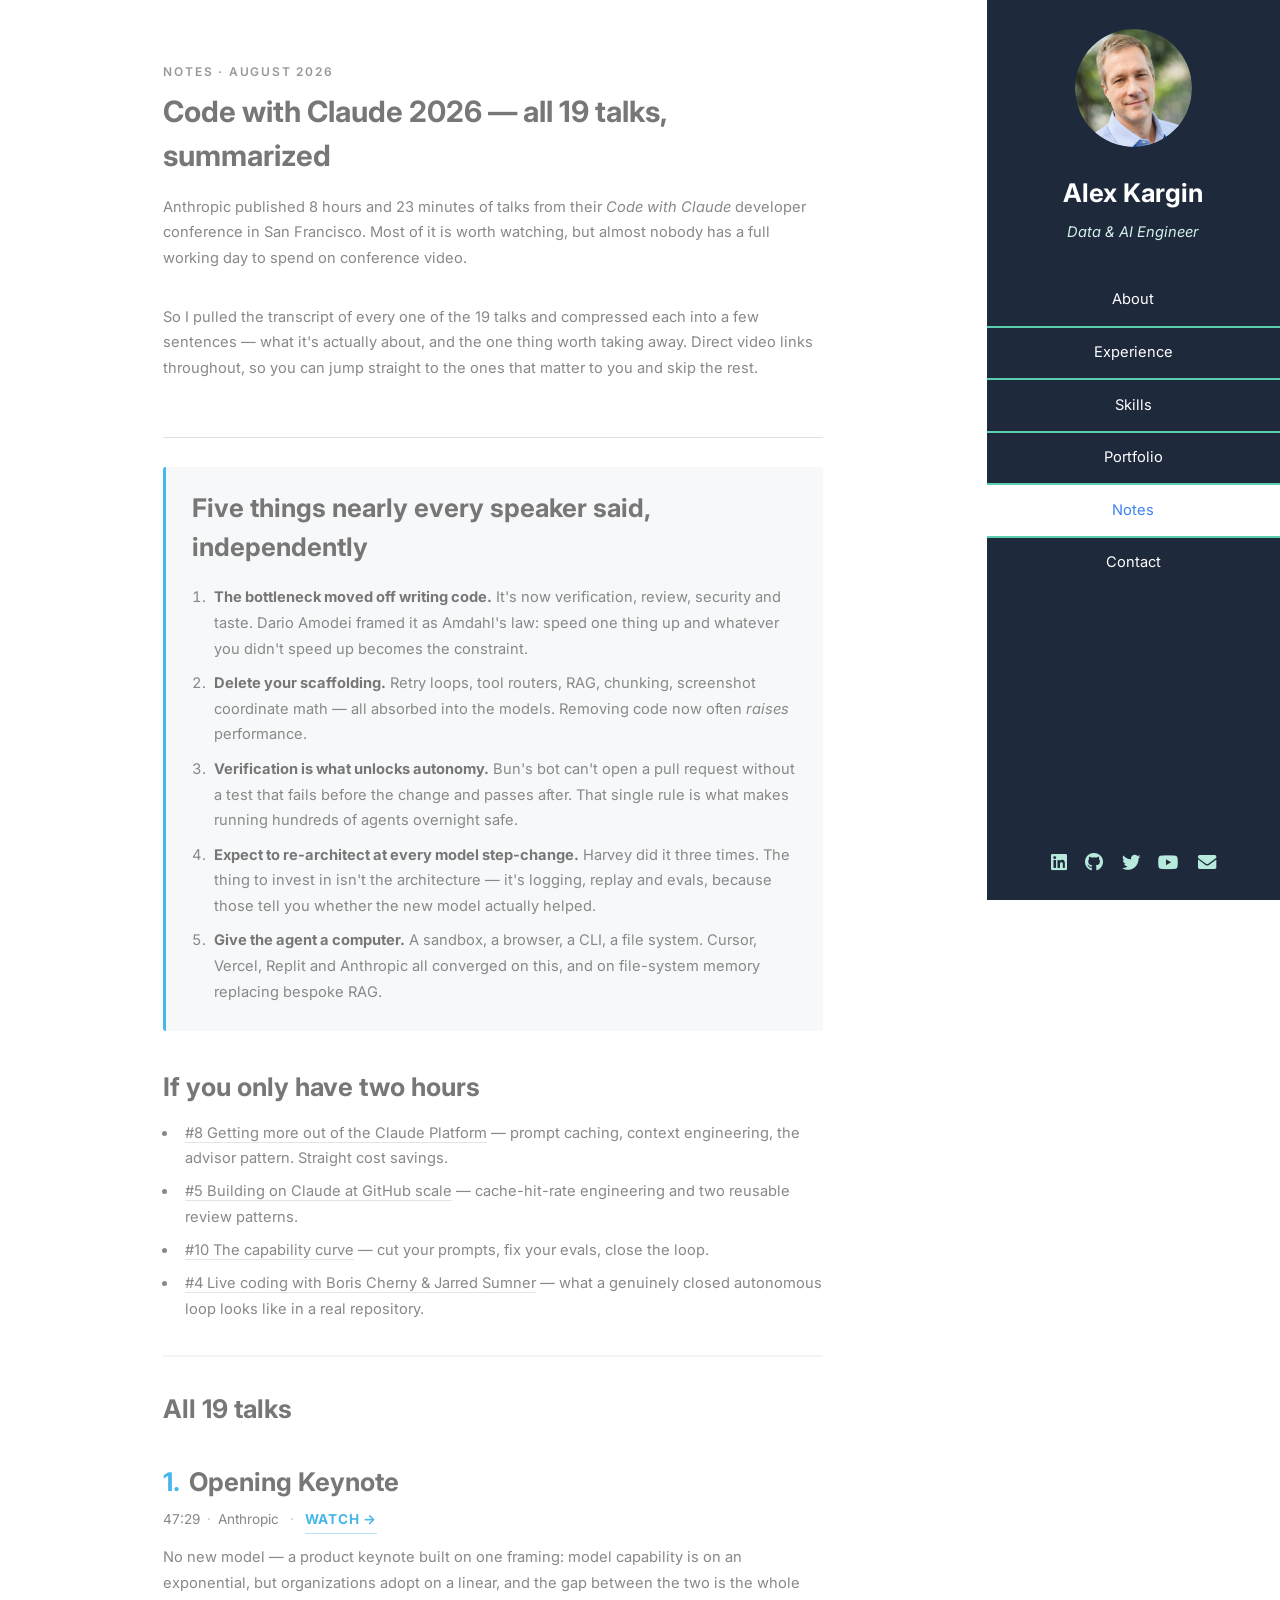
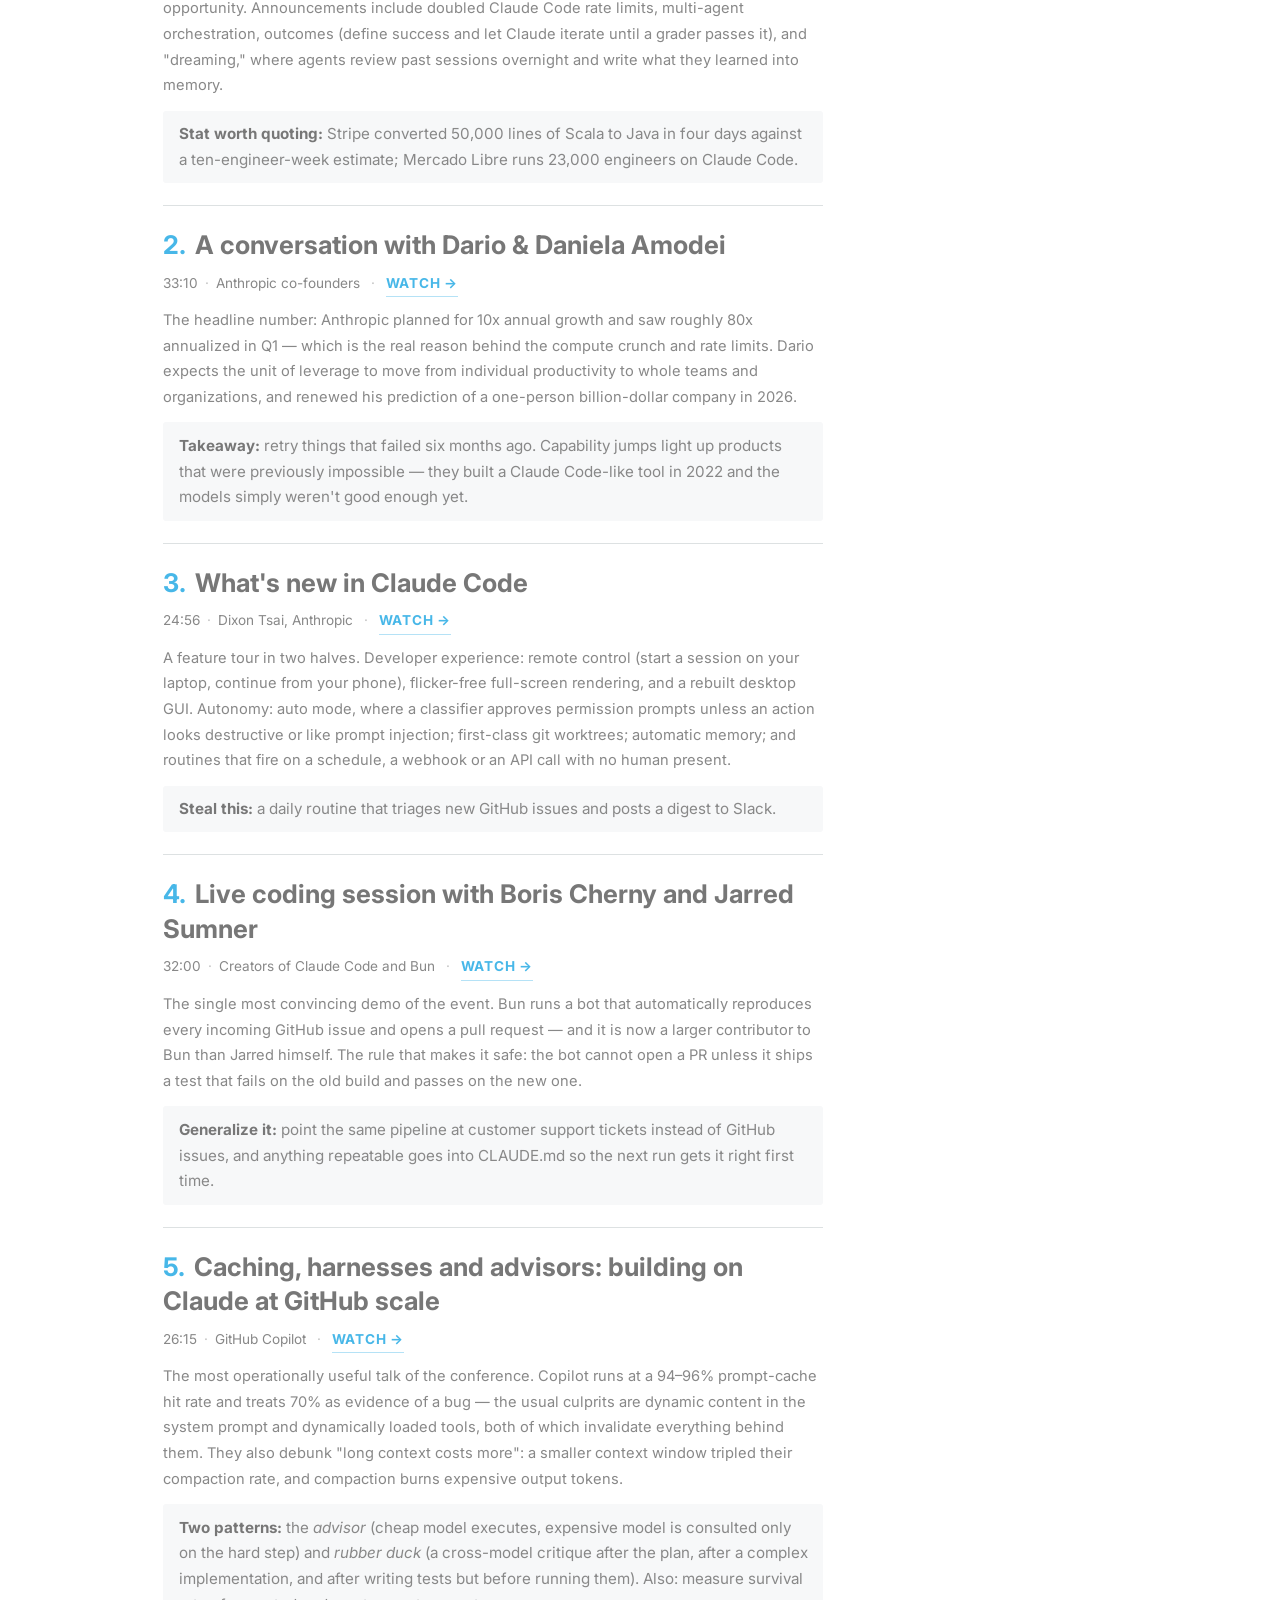
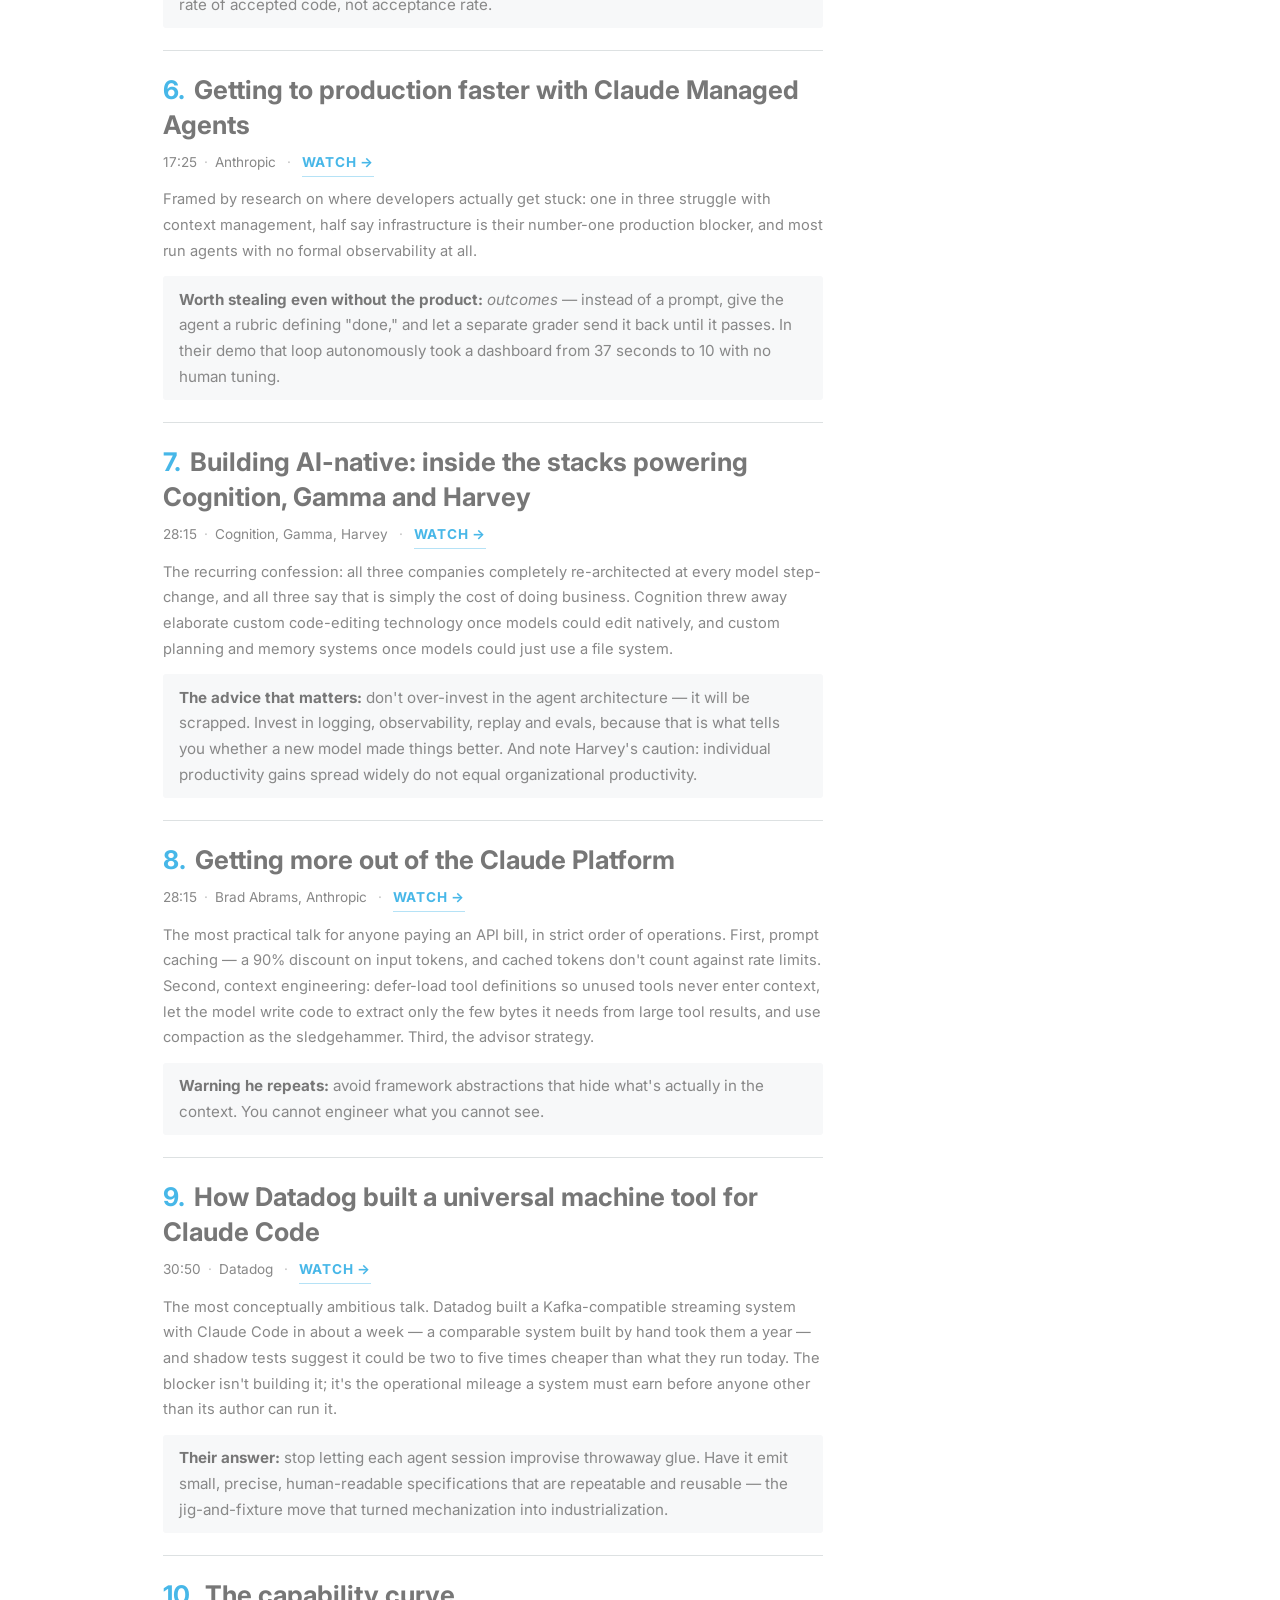
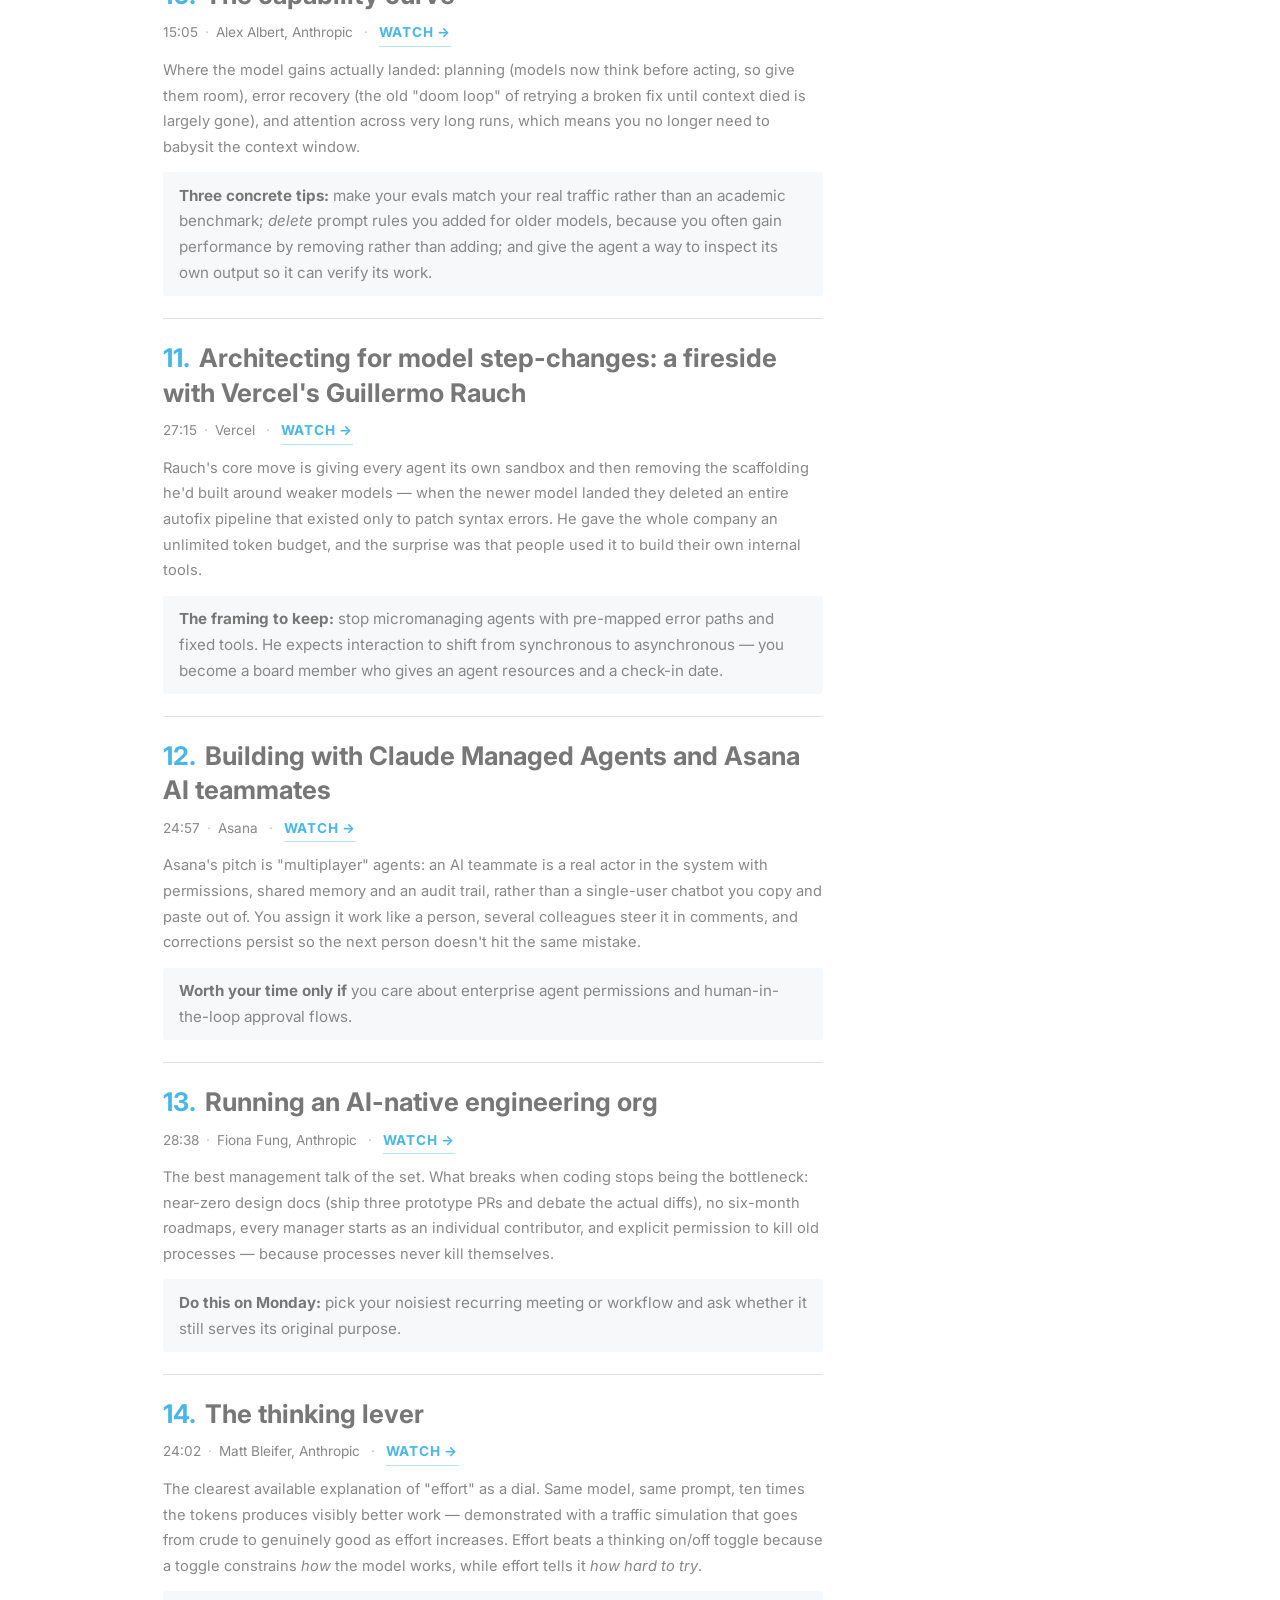
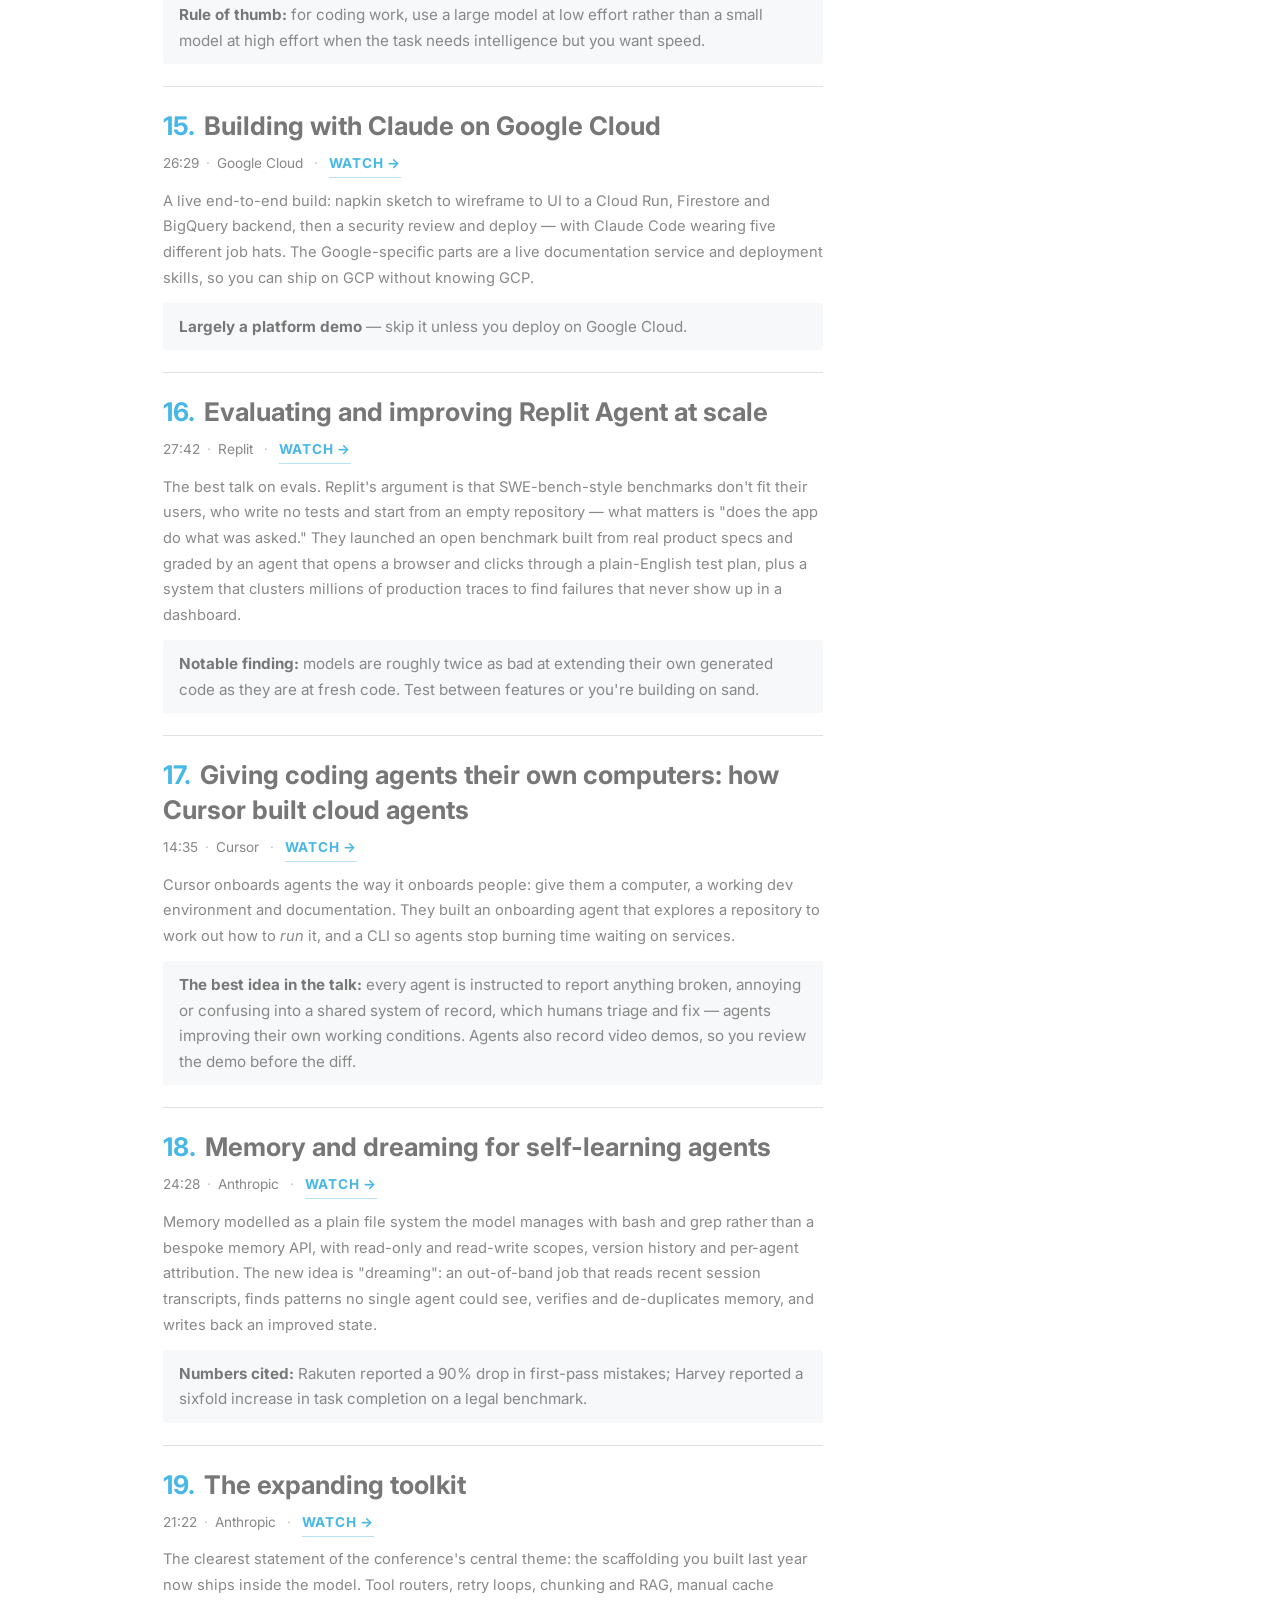
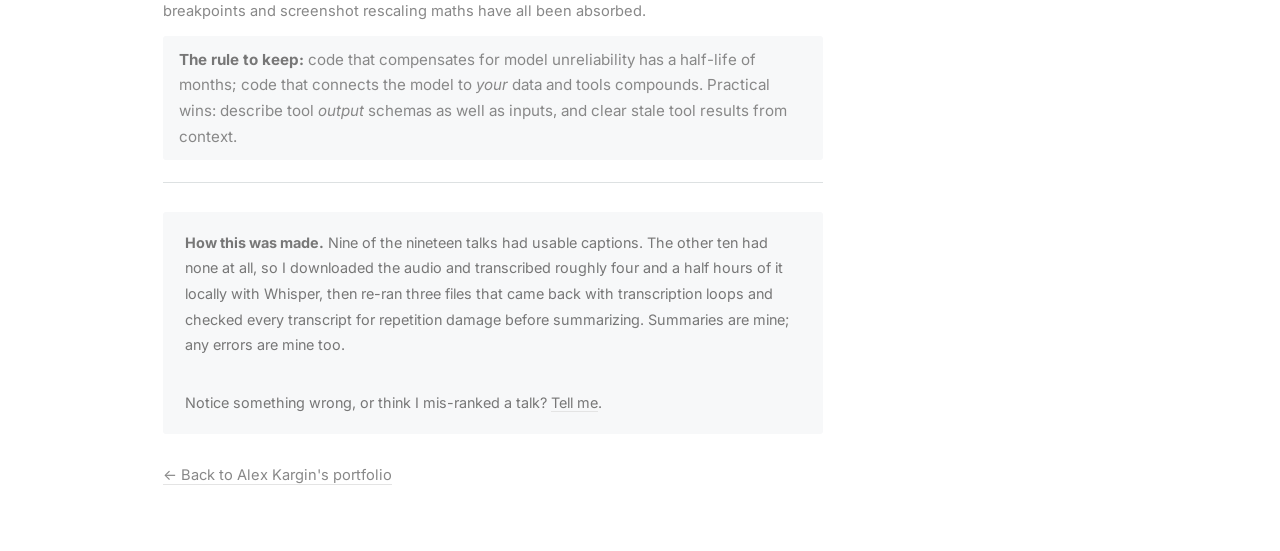
<file: code-with-claude-2026/index.html>
<!DOCTYPE HTML>
<html lang="en">
<head>
	<title>Code with Claude 2026 — All 19 Talks, Summarized | Alex Kargin</title>
	<meta charset="utf-8" />
	<meta name="viewport" content="width=device-width, initial-scale=1, user-scalable=no" />
	<meta name="description" content="All 19 talks from Anthropic's Code with Claude 2026 conference in San Francisco — 8 hours 23 minutes of video, each summarized in a few sentences with direct links. Covers Claude Code, prompt caching, agent memory, evals, and how GitHub, Cursor, Replit, Vercel, Datadog and Harvey build on Claude." />
	<meta name="author" content="Alex Kargin" />
	<link rel="canonical" href="https://alexnews.github.io/code-with-claude-2026/" />
	<meta property="og:type" content="article" />
	<meta property="og:title" content="Code with Claude 2026 — All 19 Talks, Summarized" />
	<meta property="og:description" content="8h23m of Anthropic's Code with Claude 2026 conference, compressed. Every talk summarized in a few sentences, with direct video links." />
	<meta property="og:url" content="https://alexnews.github.io/code-with-claude-2026/" />
	<meta property="og:image" content="https://alexnews.github.io/images/avatar.jpg" />
	<meta name="twitter:card" content="summary_large_image" />
	<meta name="twitter:title" content="Code with Claude 2026 — All 19 Talks, Summarized" />
	<meta name="twitter:description" content="8h23m of Anthropic's Code with Claude 2026 conference, compressed. Every talk summarized in a few sentences, with direct video links." />
	<meta name="twitter:image" content="https://alexnews.github.io/images/avatar.jpg" />
	<link rel="icon" href="../favicon.ico" />
	<link rel="stylesheet" href="../assets/css/main.css" />

	<script type="application/ld+json">
	{
		"@context": "https://schema.org",
		"@type": "BlogPosting",
		"headline": "Code with Claude 2026 — All 19 Talks, Summarized",
		"description": "All 19 talks from Anthropic's Code with Claude 2026 conference, each summarized in a few sentences with direct links to the video.",
		"datePublished": "2026-08-15",
		"dateModified": "2026-08-15",
		"url": "https://alexnews.github.io/code-with-claude-2026/",
		"mainEntityOfPage": "https://alexnews.github.io/code-with-claude-2026/",
		"author": {
			"@type": "Person",
			"name": "Alex Kargin",
			"url": "https://alexnews.github.io/"
		},
		"publisher": {
			"@type": "Person",
			"name": "Alex Kargin",
			"url": "https://alexnews.github.io/"
		},
		"about": [
			"Claude Code",
			"AI agents",
			"Anthropic",
			"Prompt caching",
			"Agent evaluation",
			"Context engineering"
		]
	}
	</script>

	<script type="application/ld+json">
	{
		"@context": "https://schema.org",
		"@type": "BreadcrumbList",
		"itemListElement": [
			{ "@type": "ListItem", "position": 1, "name": "Alex Kargin", "item": "https://alexnews.github.io/" },
			{ "@type": "ListItem", "position": 2, "name": "Code with Claude 2026", "item": "https://alexnews.github.io/code-with-claude-2026/" }
		]
	}
	</script>

	<style>
	.page-intro {
		border-bottom: 1px solid rgba(210, 215, 217, 0.75);
		padding-bottom: 1.5em;
		margin-bottom: 2em;
	}
	.page-intro .kicker {
		text-transform: uppercase;
		letter-spacing: 0.15em;
		font-size: 0.75rem;
		font-weight: 600;
		color: #999;
		margin-bottom: 0.5em;
	}
	.takeaways {
		background: #f7f8f9;
		border-left: 3px solid #47b7e8;
		padding: 1.5em 1.5em 0.75em 1.75em;
		margin-bottom: 2.5em;
		border-radius: 3px;
	}
	.takeaways h3 { margin-bottom: 0.75em; }
	.takeaways ol { margin-bottom: 1em; }
	.takeaways li { margin-bottom: 0.6em; }
	.talk {
		padding: 1.5em 0;
		border-bottom: 1px solid rgba(210, 215, 217, 0.75);
	}
	.talk:last-of-type { border-bottom: 0; }
	.talk h3 {
		margin-bottom: 0.3em;
		line-height: 1.35;
	}
	.talk h3 .talk-num {
		color: #47b7e8;
		font-weight: 700;
		margin-right: 0.35em;
	}
	.talk-meta {
		font-size: 0.85rem;
		color: #888;
		margin-bottom: 0.8em;
	}
	.talk-meta .sep { margin: 0 0.5em; opacity: 0.5; }
	.talk p { margin-bottom: 0.8em; }
	.talk .takeaway {
		font-size: 0.95rem;
		background: #f7f8f9;
		padding: 0.7em 1em;
		border-radius: 3px;
		margin-bottom: 0;
	}
	.watch-link {
		display: inline-block;
		font-weight: 700;
		font-size: 0.85rem;
		white-space: nowrap;
		color: #47b7e8;
		border-bottom: 1px solid rgba(71, 183, 232, 0.4);
		text-transform: uppercase;
		letter-spacing: 0.06em;
	}
	.watch-link:hover {
		color: #2a9fd4;
		border-bottom-color: #2a9fd4;
	}
	.method {
		font-size: 0.9rem;
		color: #777;
		background: #f7f8f9;
		padding: 1.25em 1.5em;
		border-radius: 3px;
		margin-top: 2em;
	}
	.method p:last-child { margin-bottom: 0; }
	.pick-list li { margin-bottom: 0.5em; }
	@media screen and (max-width: 736px) {
		.takeaways { padding: 1.25em 1.25em 0.5em 1.25em; }
	}
	</style>
</head>
<body class="is-preload">

	<!-- Header -->
	<section id="header">
		<header>
			<span class="image avatar"><img src="../images/avatar.jpg" alt="Alex Kargin" /></span>
			<h1 id="logo"><a href="../">Alex Kargin</a></h1>
			<p>Data &amp; AI Engineer</p>
		</header>
		<nav id="nav">
			<ul>
				<li><a href="../#about">About</a></li>
				<li><a href="../#experience">Experience</a></li>
				<li><a href="../#skills">Skills</a></li>
				<li><a href="../#portfolio">Portfolio</a></li>
				<li><a href="../#notes" class="active">Notes</a></li>
				<li><a href="../#contact">Contact</a></li>
			</ul>
		</nav>
		<footer>
			<ul class="icons">
				<li><a href="https://www.linkedin.com/in/kargin/" target="_blank" rel="me noopener" class="icon brands fa-linkedin"><span class="label">LinkedIn</span></a></li>
				<li><a href="https://github.com/alexnews" target="_blank" rel="me noopener" class="icon brands fa-github"><span class="label">GitHub</span></a></li>
				<li><a href="https://x.com/alexnews_kargin" target="_blank" rel="me noopener" class="icon brands fa-twitter"><span class="label">X</span></a></li>
				<li><a href="https://www.youtube.com/@GroundTruthAINews" target="_blank" rel="me noopener" class="icon brands fa-youtube"><span class="label">YouTube</span></a></li>
				<li><a href="mailto:alex.kargin@gmail.com" class="icon solid fa-envelope"><span class="label">Email</span></a></li>
			</ul>
		</footer>
	</section>

	<!-- Wrapper -->
	<div id="wrapper">
		<div id="main">

			<section>
				<div class="container">

					<div class="page-intro">
						<div class="kicker">Notes &middot; August 2026</div>
						<h2>Code with Claude 2026 — all 19 talks, summarized</h2>
						<p>Anthropic published 8 hours and 23 minutes of talks from their <em>Code with Claude</em> developer
						conference in San Francisco. Most of it is worth watching, but almost nobody has a full working day to spend
						on conference video.</p>
						<p>So I pulled the transcript of every one of the 19 talks and compressed each into a few sentences —
						what it's actually about, and the one thing worth taking away. Direct video links throughout, so you can
						jump straight to the ones that matter to you and skip the rest.</p>
					</div>

					<div class="takeaways">
						<h3>Five things nearly every speaker said, independently</h3>
						<ol>
							<li><strong>The bottleneck moved off writing code.</strong> It's now verification, review, security and
							taste. Dario Amodei framed it as Amdahl's law: speed one thing up and whatever you didn't speed up
							becomes the constraint.</li>
							<li><strong>Delete your scaffolding.</strong> Retry loops, tool routers, RAG, chunking, screenshot
							coordinate math — all absorbed into the models. Removing code now often <em>raises</em> performance.</li>
							<li><strong>Verification is what unlocks autonomy.</strong> Bun's bot can't open a pull request without a
							test that fails before the change and passes after. That single rule is what makes running hundreds of
							agents overnight safe.</li>
							<li><strong>Expect to re-architect at every model step-change.</strong> Harvey did it three times. The
							thing to invest in isn't the architecture — it's logging, replay and evals, because those tell you
							whether the new model actually helped.</li>
							<li><strong>Give the agent a computer.</strong> A sandbox, a browser, a CLI, a file system. Cursor,
							Vercel, Replit and Anthropic all converged on this, and on file-system memory replacing bespoke RAG.</li>
						</ol>
					</div>

					<h3>If you only have two hours</h3>
					<ul class="pick-list">
						<li><a href="#talk-8">#8 Getting more out of the Claude Platform</a> — prompt caching, context engineering,
						the advisor pattern. Straight cost savings.</li>
						<li><a href="#talk-5">#5 Building on Claude at GitHub scale</a> — cache-hit-rate engineering and two
						reusable review patterns.</li>
						<li><a href="#talk-10">#10 The capability curve</a> — cut your prompts, fix your evals, close the loop.</li>
						<li><a href="#talk-4">#4 Live coding with Boris Cherny &amp; Jarred Sumner</a> — what a genuinely closed
						autonomous loop looks like in a real repository.</li>
					</ul>

					<hr />

					<h3>All 19 talks</h3>

					<div class="talk" id="talk-1">
						<h3><span class="talk-num">1.</span>Opening Keynote</h3>
						<div class="talk-meta">47:29<span class="sep">&middot;</span>Anthropic
							<span class="sep">&middot;</span>
							<a class="watch-link" href="https://www.youtube.com/watch?v=GMIWm5y90xA" target="_blank" rel="noopener">Watch &rarr;</a>
						</div>
						<p>No new model — a product keynote built on one framing: model capability is on an exponential, but
						organizations adopt on a linear, and the gap between the two is the whole opportunity. Announcements
						include doubled Claude Code rate limits, multi-agent orchestration, outcomes (define success and let
						Claude iterate until a grader passes it), and "dreaming," where agents review past sessions overnight and
						write what they learned into memory.</p>
						<p class="takeaway"><strong>Stat worth quoting:</strong> Stripe converted 50,000 lines of Scala to Java in
						four days against a ten-engineer-week estimate; Mercado Libre runs 23,000 engineers on Claude Code.</p>
					</div>

					<div class="talk" id="talk-2">
						<h3><span class="talk-num">2.</span>A conversation with Dario &amp; Daniela Amodei</h3>
						<div class="talk-meta">33:10<span class="sep">&middot;</span>Anthropic co-founders
							<span class="sep">&middot;</span>
							<a class="watch-link" href="https://www.youtube.com/watch?v=7xco5Qd2Oo8" target="_blank" rel="noopener">Watch &rarr;</a>
						</div>
						<p>The headline number: Anthropic planned for 10x annual growth and saw roughly 80x annualized in Q1 —
						which is the real reason behind the compute crunch and rate limits. Dario expects the unit of leverage to
						move from individual productivity to whole teams and organizations, and renewed his prediction of a
						one-person billion-dollar company in 2026.</p>
						<p class="takeaway"><strong>Takeaway:</strong> retry things that failed six months ago. Capability jumps
						light up products that were previously impossible — they built a Claude Code-like tool in 2022 and the
						models simply weren't good enough yet.</p>
					</div>

					<div class="talk" id="talk-3">
						<h3><span class="talk-num">3.</span>What's new in Claude Code</h3>
						<div class="talk-meta">24:56<span class="sep">&middot;</span>Dixon Tsai, Anthropic
							<span class="sep">&middot;</span>
							<a class="watch-link" href="https://www.youtube.com/watch?v=IMZa42k6L6M" target="_blank" rel="noopener">Watch &rarr;</a>
						</div>
						<p>A feature tour in two halves. Developer experience: remote control (start a session on your laptop,
						continue from your phone), flicker-free full-screen rendering, and a rebuilt desktop GUI. Autonomy: auto
						mode, where a classifier approves permission prompts unless an action looks destructive or like prompt
						injection; first-class git worktrees; automatic memory; and routines that fire on a schedule, a webhook or
						an API call with no human present.</p>
						<p class="takeaway"><strong>Steal this:</strong> a daily routine that triages new GitHub issues and posts a
						digest to Slack.</p>
					</div>

					<div class="talk" id="talk-4">
						<h3><span class="talk-num">4.</span>Live coding session with Boris Cherny and Jarred Sumner</h3>
						<div class="talk-meta">32:00<span class="sep">&middot;</span>Creators of Claude Code and Bun
							<span class="sep">&middot;</span>
							<a class="watch-link" href="https://www.youtube.com/watch?v=DlTCu_pNDHE" target="_blank" rel="noopener">Watch &rarr;</a>
						</div>
						<p>The single most convincing demo of the event. Bun runs a bot that automatically reproduces every
						incoming GitHub issue and opens a pull request — and it is now a larger contributor to Bun than Jarred
						himself. The rule that makes it safe: the bot cannot open a PR unless it ships a test that fails on the old
						build and passes on the new one.</p>
						<p class="takeaway"><strong>Generalize it:</strong> point the same pipeline at customer support tickets
						instead of GitHub issues, and anything repeatable goes into CLAUDE.md so the next run gets it right first
						time.</p>
					</div>

					<div class="talk" id="talk-5">
						<h3><span class="talk-num">5.</span>Caching, harnesses and advisors: building on Claude at GitHub scale</h3>
						<div class="talk-meta">26:15<span class="sep">&middot;</span>GitHub Copilot
							<span class="sep">&middot;</span>
							<a class="watch-link" href="https://www.youtube.com/watch?v=y5TmF_6o6xk" target="_blank" rel="noopener">Watch &rarr;</a>
						</div>
						<p>The most operationally useful talk of the conference. Copilot runs at a 94–96% prompt-cache hit rate and
						treats 70% as evidence of a bug — the usual culprits are dynamic content in the system prompt and
						dynamically loaded tools, both of which invalidate everything behind them. They also debunk "long context
						costs more": a smaller context window tripled their compaction rate, and compaction burns expensive output
						tokens.</p>
						<p class="takeaway"><strong>Two patterns:</strong> the <em>advisor</em> (cheap model executes, expensive
						model is consulted only on the hard step) and <em>rubber duck</em> (a cross-model critique after the plan,
						after a complex implementation, and after writing tests but before running them). Also: measure survival
						rate of accepted code, not acceptance rate.</p>
					</div>

					<div class="talk" id="talk-6">
						<h3><span class="talk-num">6.</span>Getting to production faster with Claude Managed Agents</h3>
						<div class="talk-meta">17:25<span class="sep">&middot;</span>Anthropic
							<span class="sep">&middot;</span>
							<a class="watch-link" href="https://www.youtube.com/watch?v=E9gaQHrw_rg" target="_blank" rel="noopener">Watch &rarr;</a>
						</div>
						<p>Framed by research on where developers actually get stuck: one in three struggle with context management,
						half say infrastructure is their number-one production blocker, and most run agents with no formal
						observability at all.</p>
						<p class="takeaway"><strong>Worth stealing even without the product:</strong> <em>outcomes</em> — instead of
						a prompt, give the agent a rubric defining "done," and let a separate grader send it back until it passes.
						In their demo that loop autonomously took a dashboard from 37 seconds to 10 with no human tuning.</p>
					</div>

					<div class="talk" id="talk-7">
						<h3><span class="talk-num">7.</span>Building AI-native: inside the stacks powering Cognition, Gamma and Harvey</h3>
						<div class="talk-meta">28:15<span class="sep">&middot;</span>Cognition, Gamma, Harvey
							<span class="sep">&middot;</span>
							<a class="watch-link" href="https://www.youtube.com/watch?v=OFDm3T7pVlc" target="_blank" rel="noopener">Watch &rarr;</a>
						</div>
						<p>The recurring confession: all three companies completely re-architected at every model step-change, and
						all three say that is simply the cost of doing business. Cognition threw away elaborate custom code-editing
						technology once models could edit natively, and custom planning and memory systems once models could just
						use a file system.</p>
						<p class="takeaway"><strong>The advice that matters:</strong> don't over-invest in the agent architecture —
						it will be scrapped. Invest in logging, observability, replay and evals, because that is what tells you
						whether a new model made things better. And note Harvey's caution: individual productivity gains spread
						widely do not equal organizational productivity.</p>
					</div>

					<div class="talk" id="talk-8">
						<h3><span class="talk-num">8.</span>Getting more out of the Claude Platform</h3>
						<div class="talk-meta">28:15<span class="sep">&middot;</span>Brad Abrams, Anthropic
							<span class="sep">&middot;</span>
							<a class="watch-link" href="https://www.youtube.com/watch?v=7oO37GRhwGk" target="_blank" rel="noopener">Watch &rarr;</a>
						</div>
						<p>The most practical talk for anyone paying an API bill, in strict order of operations. First, prompt
						caching — a 90% discount on input tokens, and cached tokens don't count against rate limits. Second,
						context engineering: defer-load tool definitions so unused tools never enter context, let the model write
						code to extract only the few bytes it needs from large tool results, and use compaction as the sledgehammer.
						Third, the advisor strategy.</p>
						<p class="takeaway"><strong>Warning he repeats:</strong> avoid framework abstractions that hide what's
						actually in the context. You cannot engineer what you cannot see.</p>
					</div>

					<div class="talk" id="talk-9">
						<h3><span class="talk-num">9.</span>How Datadog built a universal machine tool for Claude Code</h3>
						<div class="talk-meta">30:50<span class="sep">&middot;</span>Datadog
							<span class="sep">&middot;</span>
							<a class="watch-link" href="https://www.youtube.com/watch?v=EdmuYPBt_EM" target="_blank" rel="noopener">Watch &rarr;</a>
						</div>
						<p>The most conceptually ambitious talk. Datadog built a Kafka-compatible streaming system with Claude Code
						in about a week — a comparable system built by hand took them a year — and shadow tests suggest it could be
						two to five times cheaper than what they run today. The blocker isn't building it; it's the operational
						mileage a system must earn before anyone other than its author can run it.</p>
						<p class="takeaway"><strong>Their answer:</strong> stop letting each agent session improvise throwaway glue.
						Have it emit small, precise, human-readable specifications that are repeatable and reusable — the
						jig-and-fixture move that turned mechanization into industrialization.</p>
					</div>

					<div class="talk" id="talk-10">
						<h3><span class="talk-num">10.</span>The capability curve</h3>
						<div class="talk-meta">15:05<span class="sep">&middot;</span>Alex Albert, Anthropic
							<span class="sep">&middot;</span>
							<a class="watch-link" href="https://www.youtube.com/watch?v=tP4MGcJ80Y0" target="_blank" rel="noopener">Watch &rarr;</a>
						</div>
						<p>Where the model gains actually landed: planning (models now think before acting, so give them room),
						error recovery (the old "doom loop" of retrying a broken fix until context died is largely gone), and
						attention across very long runs, which means you no longer need to babysit the context window.</p>
						<p class="takeaway"><strong>Three concrete tips:</strong> make your evals match your real traffic rather
						than an academic benchmark; <em>delete</em> prompt rules you added for older models, because you often gain
						performance by removing rather than adding; and give the agent a way to inspect its own output so it can
						verify its work.</p>
					</div>

					<div class="talk" id="talk-11">
						<h3><span class="talk-num">11.</span>Architecting for model step-changes: a fireside with Vercel's Guillermo Rauch</h3>
						<div class="talk-meta">27:15<span class="sep">&middot;</span>Vercel
							<span class="sep">&middot;</span>
							<a class="watch-link" href="https://www.youtube.com/watch?v=bJKdXhnw7NU" target="_blank" rel="noopener">Watch &rarr;</a>
						</div>
						<p>Rauch's core move is giving every agent its own sandbox and then removing the scaffolding he'd built
						around weaker models — when the newer model landed they deleted an entire autofix pipeline that existed
						only to patch syntax errors. He gave the whole company an unlimited token budget, and the surprise was that
						people used it to build their own internal tools.</p>
						<p class="takeaway"><strong>The framing to keep:</strong> stop micromanaging agents with pre-mapped error
						paths and fixed tools. He expects interaction to shift from synchronous to asynchronous — you become a board
						member who gives an agent resources and a check-in date.</p>
					</div>

					<div class="talk" id="talk-12">
						<h3><span class="talk-num">12.</span>Building with Claude Managed Agents and Asana AI teammates</h3>
						<div class="talk-meta">24:57<span class="sep">&middot;</span>Asana
							<span class="sep">&middot;</span>
							<a class="watch-link" href="https://www.youtube.com/watch?v=BrpB-h1e--k" target="_blank" rel="noopener">Watch &rarr;</a>
						</div>
						<p>Asana's pitch is "multiplayer" agents: an AI teammate is a real actor in the system with permissions,
						shared memory and an audit trail, rather than a single-user chatbot you copy and paste out of. You assign it
						work like a person, several colleagues steer it in comments, and corrections persist so the next person
						doesn't hit the same mistake.</p>
						<p class="takeaway"><strong>Worth your time only if</strong> you care about enterprise agent permissions and
						human-in-the-loop approval flows.</p>
					</div>

					<div class="talk" id="talk-13">
						<h3><span class="talk-num">13.</span>Running an AI-native engineering org</h3>
						<div class="talk-meta">28:38<span class="sep">&middot;</span>Fiona Fung, Anthropic
							<span class="sep">&middot;</span>
							<a class="watch-link" href="https://www.youtube.com/watch?v=igO8iyca2_g" target="_blank" rel="noopener">Watch &rarr;</a>
						</div>
						<p>The best management talk of the set. What breaks when coding stops being the bottleneck: near-zero design
						docs (ship three prototype PRs and debate the actual diffs), no six-month roadmaps, every manager starts as
						an individual contributor, and explicit permission to kill old processes — because processes never kill
						themselves.</p>
						<p class="takeaway"><strong>Do this on Monday:</strong> pick your noisiest recurring meeting or workflow and
						ask whether it still serves its original purpose.</p>
					</div>

					<div class="talk" id="talk-14">
						<h3><span class="talk-num">14.</span>The thinking lever</h3>
						<div class="talk-meta">24:02<span class="sep">&middot;</span>Matt Bleifer, Anthropic
							<span class="sep">&middot;</span>
							<a class="watch-link" href="https://www.youtube.com/watch?v=OXJO4LldSnc" target="_blank" rel="noopener">Watch &rarr;</a>
						</div>
						<p>The clearest available explanation of "effort" as a dial. Same model, same prompt, ten times the tokens
						produces visibly better work — demonstrated with a traffic simulation that goes from crude to genuinely good
						as effort increases. Effort beats a thinking on/off toggle because a toggle constrains <em>how</em> the
						model works, while effort tells it <em>how hard to try</em>.</p>
						<p class="takeaway"><strong>Rule of thumb:</strong> for coding work, use a large model at low effort rather
						than a small model at high effort when the task needs intelligence but you want speed.</p>
					</div>

					<div class="talk" id="talk-15">
						<h3><span class="talk-num">15.</span>Building with Claude on Google Cloud</h3>
						<div class="talk-meta">26:29<span class="sep">&middot;</span>Google Cloud
							<span class="sep">&middot;</span>
							<a class="watch-link" href="https://www.youtube.com/watch?v=SqHsS737CeA" target="_blank" rel="noopener">Watch &rarr;</a>
						</div>
						<p>A live end-to-end build: napkin sketch to wireframe to UI to a Cloud Run, Firestore and BigQuery backend,
						then a security review and deploy — with Claude Code wearing five different job hats. The Google-specific
						parts are a live documentation service and deployment skills, so you can ship on GCP without knowing GCP.</p>
						<p class="takeaway"><strong>Largely a platform demo</strong> — skip it unless you deploy on Google Cloud.</p>
					</div>

					<div class="talk" id="talk-16">
						<h3><span class="talk-num">16.</span>Evaluating and improving Replit Agent at scale</h3>
						<div class="talk-meta">27:42<span class="sep">&middot;</span>Replit
							<span class="sep">&middot;</span>
							<a class="watch-link" href="https://www.youtube.com/watch?v=snroDwX1-JU" target="_blank" rel="noopener">Watch &rarr;</a>
						</div>
						<p>The best talk on evals. Replit's argument is that SWE-bench-style benchmarks don't fit their users, who
						write no tests and start from an empty repository — what matters is "does the app do what was asked." They
						launched an open benchmark built from real product specs and graded by an agent that opens a browser and
						clicks through a plain-English test plan, plus a system that clusters millions of production traces to find
						failures that never show up in a dashboard.</p>
						<p class="takeaway"><strong>Notable finding:</strong> models are roughly twice as bad at extending their own
						generated code as they are at fresh code. Test between features or you're building on sand.</p>
					</div>

					<div class="talk" id="talk-17">
						<h3><span class="talk-num">17.</span>Giving coding agents their own computers: how Cursor built cloud agents</h3>
						<div class="talk-meta">14:35<span class="sep">&middot;</span>Cursor
							<span class="sep">&middot;</span>
							<a class="watch-link" href="https://www.youtube.com/watch?v=BbYSGxtsMic" target="_blank" rel="noopener">Watch &rarr;</a>
						</div>
						<p>Cursor onboards agents the way it onboards people: give them a computer, a working dev environment and
						documentation. They built an onboarding agent that explores a repository to work out how to <em>run</em> it,
						and a CLI so agents stop burning time waiting on services.</p>
						<p class="takeaway"><strong>The best idea in the talk:</strong> every agent is instructed to report anything
						broken, annoying or confusing into a shared system of record, which humans triage and fix — agents improving
						their own working conditions. Agents also record video demos, so you review the demo before the diff.</p>
					</div>

					<div class="talk" id="talk-18">
						<h3><span class="talk-num">18.</span>Memory and dreaming for self-learning agents</h3>
						<div class="talk-meta">24:28<span class="sep">&middot;</span>Anthropic
							<span class="sep">&middot;</span>
							<a class="watch-link" href="https://www.youtube.com/watch?v=RtywqDFBYnQ" target="_blank" rel="noopener">Watch &rarr;</a>
						</div>
						<p>Memory modelled as a plain file system the model manages with bash and grep rather than a bespoke memory
						API, with read-only and read-write scopes, version history and per-agent attribution. The new idea is
						"dreaming": an out-of-band job that reads recent session transcripts, finds patterns no single agent could
						see, verifies and de-duplicates memory, and writes back an improved state.</p>
						<p class="takeaway"><strong>Numbers cited:</strong> Rakuten reported a 90% drop in first-pass mistakes;
						Harvey reported a sixfold increase in task completion on a legal benchmark.</p>
					</div>

					<div class="talk" id="talk-19">
						<h3><span class="talk-num">19.</span>The expanding toolkit</h3>
						<div class="talk-meta">21:22<span class="sep">&middot;</span>Anthropic
							<span class="sep">&middot;</span>
							<a class="watch-link" href="https://www.youtube.com/watch?v=KLCuxMDZSDg" target="_blank" rel="noopener">Watch &rarr;</a>
						</div>
						<p>The clearest statement of the conference's central theme: the scaffolding you built last year now ships
						inside the model. Tool routers, retry loops, chunking and RAG, manual cache breakpoints and screenshot
						rescaling maths have all been absorbed.</p>
						<p class="takeaway"><strong>The rule to keep:</strong> code that compensates for model unreliability has a
						half-life of months; code that connects the model to <em>your</em> data and tools compounds. Practical wins:
						describe tool <em>output</em> schemas as well as inputs, and clear stale tool results from context.</p>
					</div>

					<div class="method">
						<p><strong>How this was made.</strong> Nine of the nineteen talks had usable captions. The other ten had none
						at all, so I downloaded the audio and transcribed roughly four and a half hours of it locally with Whisper,
						then re-ran three files that came back with transcription loops and checked every transcript for repetition
						damage before summarizing. Summaries are mine; any errors are mine too.</p>
						<p>Notice something wrong, or think I mis-ranked a talk? <a href="mailto:alex.kargin@gmail.com">Tell me</a>.</p>
					</div>

					<p style="margin-top:2em;"><a href="../">&larr; Back to Alex Kargin's portfolio</a></p>

				</div>
			</section>

		</div>
	</div>

	<!-- Scripts -->
	<script src="../assets/js/jquery.min.js"></script>
	<script src="../assets/js/jquery.scrollex.min.js"></script>
	<script src="../assets/js/jquery.scrolly.min.js"></script>
	<script src="../assets/js/browser.min.js"></script>
	<script src="../assets/js/breakpoints.min.js"></script>
	<script src="../assets/js/util.js"></script>
	<script src="../assets/js/main.js"></script>

</body>
</html>
</file>
<file: assets/css/main.css>
@import url("fontawesome-all.min.css");
@import url("https://fonts.googleapis.com/css2?family=Inter:wght@400;500;600;700&display=swap");

/*
	Read Only by HTML5 UP
	html5up.net | @ajlkn
	Free for personal and commercial use under the CCA 3.0 license (html5up.net/license)
*/

html, body, div, span, applet, object,
iframe, h1, h2, h3, h4, h5, h6, p, blockquote,
pre, a, abbr, acronym, address, big, cite,
code, del, dfn, em, img, ins, kbd, q, s, samp,
small, strike, strong, sub, sup, tt, var, b,
u, i, center, dl, dt, dd, ol, ul, li, fieldset,
form, label, legend, table, caption, tbody,
tfoot, thead, tr, th, td, article, aside,
canvas, details, embed, figure, figcaption,
footer, header, hgroup, menu, nav, output, ruby,
section, summary, time, mark, audio, video {
	margin: 0;
	padding: 0;
	border: 0;
	font-size: 100%;
	font: inherit;
	vertical-align: baseline;}

article, aside, details, figcaption, figure,
footer, header, hgroup, menu, nav, section {
	display: block;}

body {
	line-height: 1;
}

ol, ul {
	list-style: none;
}

blockquote, q {
	quotes: none;
}

	blockquote:before, blockquote:after, q:before, q:after {
		content: '';
		content: none;
	}

table {
	border-collapse: collapse;
	border-spacing: 0;
}

body {
	-webkit-text-size-adjust: none;
}

mark {
	background-color: transparent;
	color: inherit;
}

input::-moz-focus-inner {
	border: 0;
	padding: 0;
}

input, select, textarea {
	-moz-appearance: none;
	-webkit-appearance: none;
	-ms-appearance: none;
	appearance: none;
}

/* Basic */

	html {
		box-sizing: border-box;
	}

	*, *:before, *:after {
		box-sizing: inherit;
	}

	body {
		background: #fff;
	}

		body.is-preload *, body.is-preload *:before, body.is-preload *:after {
			-moz-animation: none !important;
			-webkit-animation: none !important;
			-ms-animation: none !important;
			animation: none !important;
			-moz-transition: none !important;
			-webkit-transition: none !important;
			-ms-transition: none !important;
			transition: none !important;
		}

	body, input, select, textarea {
		color: #888;
		font-family: "Inter", sans-serif;
		font-size: 16pt;
		font-weight: 400;
		line-height: 1.75em;
	}

	a {
		-moz-transition: color 0.2s ease-in-out, border-color 0.2s ease-in-out;
		-webkit-transition: color 0.2s ease-in-out, border-color 0.2s ease-in-out;
		-ms-transition: color 0.2s ease-in-out, border-color 0.2s ease-in-out;
		transition: color 0.2s ease-in-out, border-color 0.2s ease-in-out;
		border-bottom: solid 1px #e4e4e4;
		color: inherit;
		text-decoration: none;
	}

		a:hover {
			border-bottom-color: transparent;
			color: #3b82f6 !important;
		}

	strong, b {
		color: #777;
		font-weight: 700;
	}

	em, i {
		font-style: italic;
	}

	p {
		margin: 0 0 2.25em 0;
	}

	h1, h2, h3, h4, h5, h6 {
		color: #777;
		font-weight: 700;
		line-height: 1em;
		margin: 0 0 0.5625em 0;
	}

		h1 a, h2 a, h3 a, h4 a, h5 a, h6 a {
			border: 0;
			color: inherit;
			text-decoration: none;
		}

	h2 {
		font-size: 2em;
		line-height: 1.5em;
	}

	h3 {
		font-size: 1.75em;
		line-height: 1.5em;
	}

	h4 {
		font-size: 1.25em;
		line-height: 1.5em;
	}

	h5 {
		font-size: 0.9em;
		line-height: 1.5em;
	}

	h6 {
		font-size: 0.7em;
		line-height: 1.5em;
	}

	sub {
		font-size: 0.8em;
		position: relative;
		top: 0.5em;
	}

	sup {
		font-size: 0.8em;
		position: relative;
		top: -0.5em;
	}

	hr {
		border: 0;
		border-bottom: solid 2px #f4f4f4;
		margin: 2.25em 0;
	}

		hr.major {
			margin: 3.375em 0;
		}

	blockquote {
		border-left: solid 8px #e4e4e4;
		font-style: italic;
		margin: 0 0 2.25em 0;
		padding: 0.5em 0 0.5em 2em;
	}

	code {
		background: #555;
		border-radius: 5px;
		color: #fff;
		font-family: "Source Code Pro", monospace;
		font-size: 0.9em;
		margin: 0 0.25em;
		padding: 0.25em 0.65em;
	}

	pre {
		font-family: "Source Code Pro", monospace;
		font-size: 0.9em;
		margin: 0 0 2.25em 0;
	}

		pre code {
			-webkit-overflow-scrolling: touch;
			display: block;
			line-height: 1.5em;
			overflow-x: auto;
			padding: 1em 1.5em;
		}

	.align-left {
		text-align: left;
	}

	.align-center {
		text-align: center;
	}

	.align-right {
		text-align: right;
	}

/* Row */

	.row {
		display: flex;
		flex-wrap: wrap;
		box-sizing: border-box;
		align-items: stretch;
	}

		.row > * {
			box-sizing: border-box;
		}

		.row.gtr-uniform > * > :last-child {
			margin-bottom: 0;
		}

		.row.aln-left {
			justify-content: flex-start;
		}

		.row.aln-center {
			justify-content: center;
		}

		.row.aln-right {
			justify-content: flex-end;
		}

		.row.aln-top {
			align-items: flex-start;
		}

		.row.aln-middle {
			align-items: center;
		}

		.row.aln-bottom {
			align-items: flex-end;
		}

		.row > .imp {
			order: -1;
		}

		.row > .col-1 {
			width: 8.33333%;
		}

		.row > .off-1 {
			margin-left: 8.33333%;
		}

		.row > .col-2 {
			width: 16.66667%;
		}

		.row > .off-2 {
			margin-left: 16.66667%;
		}

		.row > .col-3 {
			width: 25%;
		}

		.row > .off-3 {
			margin-left: 25%;
		}

		.row > .col-4 {
			width: 33.33333%;
		}

		.row > .off-4 {
			margin-left: 33.33333%;
		}

		.row > .col-5 {
			width: 41.66667%;
		}

		.row > .off-5 {
			margin-left: 41.66667%;
		}

		.row > .col-6 {
			width: 50%;
		}

		.row > .off-6 {
			margin-left: 50%;
		}

		.row > .col-7 {
			width: 58.33333%;
		}

		.row > .off-7 {
			margin-left: 58.33333%;
		}

		.row > .col-8 {
			width: 66.66667%;
		}

		.row > .off-8 {
			margin-left: 66.66667%;
		}

		.row > .col-9 {
			width: 75%;
		}

		.row > .off-9 {
			margin-left: 75%;
		}

		.row > .col-10 {
			width: 83.33333%;
		}

		.row > .off-10 {
			margin-left: 83.33333%;
		}

		.row > .col-11 {
			width: 91.66667%;
		}

		.row > .off-11 {
			margin-left: 91.66667%;
		}

		.row > .col-12 {
			width: 100%;
		}

		.row > .off-12 {
			margin-left: 100%;
		}

		.row.gtr-0 {
			margin-top: 0;
			margin-left: 0em;
		}

			.row.gtr-0 > * {
				padding: 0 0 0 0em;
			}

			.row.gtr-0.gtr-uniform {
				margin-top: 0em;
			}

				.row.gtr-0.gtr-uniform > * {
					padding-top: 0em;
				}

		.row.gtr-25 {
			margin-top: 0;
			margin-left: -0.5em;
		}

			.row.gtr-25 > * {
				padding: 0 0 0 0.5em;
			}

			.row.gtr-25.gtr-uniform {
				margin-top: -0.5em;
			}

				.row.gtr-25.gtr-uniform > * {
					padding-top: 0.5em;
				}

		.row.gtr-50 {
			margin-top: 0;
			margin-left: -1em;
		}

			.row.gtr-50 > * {
				padding: 0 0 0 1em;
			}

			.row.gtr-50.gtr-uniform {
				margin-top: -1em;
			}

				.row.gtr-50.gtr-uniform > * {
					padding-top: 1em;
				}

		.row {
			margin-top: 0;
			margin-left: -2em;
		}

			.row > * {
				padding: 0 0 0 2em;
			}

			.row.gtr-uniform {
				margin-top: -2em;
			}

				.row.gtr-uniform > * {
					padding-top: 2em;
				}

		.row.gtr-150 {
			margin-top: 0;
			margin-left: -3em;
		}

			.row.gtr-150 > * {
				padding: 0 0 0 3em;
			}

			.row.gtr-150.gtr-uniform {
				margin-top: -3em;
			}

				.row.gtr-150.gtr-uniform > * {
					padding-top: 3em;
				}

		.row.gtr-200 {
			margin-top: 0;
			margin-left: -4em;
		}

			.row.gtr-200 > * {
				padding: 0 0 0 4em;
			}

			.row.gtr-200.gtr-uniform {
				margin-top: -4em;
			}

				.row.gtr-200.gtr-uniform > * {
					padding-top: 4em;
				}

		@media screen and (max-width: 1680px) {

			.row {
				display: flex;
				flex-wrap: wrap;
				box-sizing: border-box;
				align-items: stretch;
			}

				.row > * {
					box-sizing: border-box;
				}

				.row.gtr-uniform > * > :last-child {
					margin-bottom: 0;
				}

				.row.aln-left {
					justify-content: flex-start;
				}

				.row.aln-center {
					justify-content: center;
				}

				.row.aln-right {
					justify-content: flex-end;
				}

				.row.aln-top {
					align-items: flex-start;
				}

				.row.aln-middle {
					align-items: center;
				}

				.row.aln-bottom {
					align-items: flex-end;
				}

				.row > .imp-xlarge {
					order: -1;
				}

				.row > .col-1-xlarge {
					width: 8.33333%;
				}

				.row > .off-1-xlarge {
					margin-left: 8.33333%;
				}

				.row > .col-2-xlarge {
					width: 16.66667%;
				}

				.row > .off-2-xlarge {
					margin-left: 16.66667%;
				}

				.row > .col-3-xlarge {
					width: 25%;
				}

				.row > .off-3-xlarge {
					margin-left: 25%;
				}

				.row > .col-4-xlarge {
					width: 33.33333%;
				}

				.row > .off-4-xlarge {
					margin-left: 33.33333%;
				}

				.row > .col-5-xlarge {
					width: 41.66667%;
				}

				.row > .off-5-xlarge {
					margin-left: 41.66667%;
				}

				.row > .col-6-xlarge {
					width: 50%;
				}

				.row > .off-6-xlarge {
					margin-left: 50%;
				}

				.row > .col-7-xlarge {
					width: 58.33333%;
				}

				.row > .off-7-xlarge {
					margin-left: 58.33333%;
				}

				.row > .col-8-xlarge {
					width: 66.66667%;
				}

				.row > .off-8-xlarge {
					margin-left: 66.66667%;
				}

				.row > .col-9-xlarge {
					width: 75%;
				}

				.row > .off-9-xlarge {
					margin-left: 75%;
				}

				.row > .col-10-xlarge {
					width: 83.33333%;
				}

				.row > .off-10-xlarge {
					margin-left: 83.33333%;
				}

				.row > .col-11-xlarge {
					width: 91.66667%;
				}

				.row > .off-11-xlarge {
					margin-left: 91.66667%;
				}

				.row > .col-12-xlarge {
					width: 100%;
				}

				.row > .off-12-xlarge {
					margin-left: 100%;
				}

				.row.gtr-0 {
					margin-top: 0;
					margin-left: 0em;
				}

					.row.gtr-0 > * {
						padding: 0 0 0 0em;
					}

					.row.gtr-0.gtr-uniform {
						margin-top: 0em;
					}

						.row.gtr-0.gtr-uniform > * {
							padding-top: 0em;
						}

				.row.gtr-25 {
					margin-top: 0;
					margin-left: -0.5em;
				}

					.row.gtr-25 > * {
						padding: 0 0 0 0.5em;
					}

					.row.gtr-25.gtr-uniform {
						margin-top: -0.5em;
					}

						.row.gtr-25.gtr-uniform > * {
							padding-top: 0.5em;
						}

				.row.gtr-50 {
					margin-top: 0;
					margin-left: -1em;
				}

					.row.gtr-50 > * {
						padding: 0 0 0 1em;
					}

					.row.gtr-50.gtr-uniform {
						margin-top: -1em;
					}

						.row.gtr-50.gtr-uniform > * {
							padding-top: 1em;
						}

				.row {
					margin-top: 0;
					margin-left: -2em;
				}

					.row > * {
						padding: 0 0 0 2em;
					}

					.row.gtr-uniform {
						margin-top: -2em;
					}

						.row.gtr-uniform > * {
							padding-top: 2em;
						}

				.row.gtr-150 {
					margin-top: 0;
					margin-left: -3em;
				}

					.row.gtr-150 > * {
						padding: 0 0 0 3em;
					}

					.row.gtr-150.gtr-uniform {
						margin-top: -3em;
					}

						.row.gtr-150.gtr-uniform > * {
							padding-top: 3em;
						}

				.row.gtr-200 {
					margin-top: 0;
					margin-left: -4em;
				}

					.row.gtr-200 > * {
						padding: 0 0 0 4em;
					}

					.row.gtr-200.gtr-uniform {
						margin-top: -4em;
					}

						.row.gtr-200.gtr-uniform > * {
							padding-top: 4em;
						}

		}

		@media screen and (max-width: 1280px) {

			.row {
				display: flex;
				flex-wrap: wrap;
				box-sizing: border-box;
				align-items: stretch;
			}

				.row > * {
					box-sizing: border-box;
				}

				.row.gtr-uniform > * > :last-child {
					margin-bottom: 0;
				}

				.row.aln-left {
					justify-content: flex-start;
				}

				.row.aln-center {
					justify-content: center;
				}

				.row.aln-right {
					justify-content: flex-end;
				}

				.row.aln-top {
					align-items: flex-start;
				}

				.row.aln-middle {
					align-items: center;
				}

				.row.aln-bottom {
					align-items: flex-end;
				}

				.row > .imp-large {
					order: -1;
				}

				.row > .col-1-large {
					width: 8.33333%;
				}

				.row > .off-1-large {
					margin-left: 8.33333%;
				}

				.row > .col-2-large {
					width: 16.66667%;
				}

				.row > .off-2-large {
					margin-left: 16.66667%;
				}

				.row > .col-3-large {
					width: 25%;
				}

				.row > .off-3-large {
					margin-left: 25%;
				}

				.row > .col-4-large {
					width: 33.33333%;
				}

				.row > .off-4-large {
					margin-left: 33.33333%;
				}

				.row > .col-5-large {
					width: 41.66667%;
				}

				.row > .off-5-large {
					margin-left: 41.66667%;
				}

				.row > .col-6-large {
					width: 50%;
				}

				.row > .off-6-large {
					margin-left: 50%;
				}

				.row > .col-7-large {
					width: 58.33333%;
				}

				.row > .off-7-large {
					margin-left: 58.33333%;
				}

				.row > .col-8-large {
					width: 66.66667%;
				}

				.row > .off-8-large {
					margin-left: 66.66667%;
				}

				.row > .col-9-large {
					width: 75%;
				}

				.row > .off-9-large {
					margin-left: 75%;
				}

				.row > .col-10-large {
					width: 83.33333%;
				}

				.row > .off-10-large {
					margin-left: 83.33333%;
				}

				.row > .col-11-large {
					width: 91.66667%;
				}

				.row > .off-11-large {
					margin-left: 91.66667%;
				}

				.row > .col-12-large {
					width: 100%;
				}

				.row > .off-12-large {
					margin-left: 100%;
				}

				.row.gtr-0 {
					margin-top: 0;
					margin-left: 0em;
				}

					.row.gtr-0 > * {
						padding: 0 0 0 0em;
					}

					.row.gtr-0.gtr-uniform {
						margin-top: 0em;
					}

						.row.gtr-0.gtr-uniform > * {
							padding-top: 0em;
						}

				.row.gtr-25 {
					margin-top: 0;
					margin-left: -0.375em;
				}

					.row.gtr-25 > * {
						padding: 0 0 0 0.375em;
					}

					.row.gtr-25.gtr-uniform {
						margin-top: -0.375em;
					}

						.row.gtr-25.gtr-uniform > * {
							padding-top: 0.375em;
						}

				.row.gtr-50 {
					margin-top: 0;
					margin-left: -0.75em;
				}

					.row.gtr-50 > * {
						padding: 0 0 0 0.75em;
					}

					.row.gtr-50.gtr-uniform {
						margin-top: -0.75em;
					}

						.row.gtr-50.gtr-uniform > * {
							padding-top: 0.75em;
						}

				.row {
					margin-top: 0;
					margin-left: -1.5em;
				}

					.row > * {
						padding: 0 0 0 1.5em;
					}

					.row.gtr-uniform {
						margin-top: -1.5em;
					}

						.row.gtr-uniform > * {
							padding-top: 1.5em;
						}

				.row.gtr-150 {
					margin-top: 0;
					margin-left: -2.25em;
				}

					.row.gtr-150 > * {
						padding: 0 0 0 2.25em;
					}

					.row.gtr-150.gtr-uniform {
						margin-top: -2.25em;
					}

						.row.gtr-150.gtr-uniform > * {
							padding-top: 2.25em;
						}

				.row.gtr-200 {
					margin-top: 0;
					margin-left: -3em;
				}

					.row.gtr-200 > * {
						padding: 0 0 0 3em;
					}

					.row.gtr-200.gtr-uniform {
						margin-top: -3em;
					}

						.row.gtr-200.gtr-uniform > * {
							padding-top: 3em;
						}

		}

		@media screen and (max-width: 1024px) {

			.row {
				display: flex;
				flex-wrap: wrap;
				box-sizing: border-box;
				align-items: stretch;
			}

				.row > * {
					box-sizing: border-box;
				}

				.row.gtr-uniform > * > :last-child {
					margin-bottom: 0;
				}

				.row.aln-left {
					justify-content: flex-start;
				}

				.row.aln-center {
					justify-content: center;
				}

				.row.aln-right {
					justify-content: flex-end;
				}

				.row.aln-top {
					align-items: flex-start;
				}

				.row.aln-middle {
					align-items: center;
				}

				.row.aln-bottom {
					align-items: flex-end;
				}

				.row > .imp-medium {
					order: -1;
				}

				.row > .col-1-medium {
					width: 8.33333%;
				}

				.row > .off-1-medium {
					margin-left: 8.33333%;
				}

				.row > .col-2-medium {
					width: 16.66667%;
				}

				.row > .off-2-medium {
					margin-left: 16.66667%;
				}

				.row > .col-3-medium {
					width: 25%;
				}

				.row > .off-3-medium {
					margin-left: 25%;
				}

				.row > .col-4-medium {
					width: 33.33333%;
				}

				.row > .off-4-medium {
					margin-left: 33.33333%;
				}

				.row > .col-5-medium {
					width: 41.66667%;
				}

				.row > .off-5-medium {
					margin-left: 41.66667%;
				}

				.row > .col-6-medium {
					width: 50%;
				}

				.row > .off-6-medium {
					margin-left: 50%;
				}

				.row > .col-7-medium {
					width: 58.33333%;
				}

				.row > .off-7-medium {
					margin-left: 58.33333%;
				}

				.row > .col-8-medium {
					width: 66.66667%;
				}

				.row > .off-8-medium {
					margin-left: 66.66667%;
				}

				.row > .col-9-medium {
					width: 75%;
				}

				.row > .off-9-medium {
					margin-left: 75%;
				}

				.row > .col-10-medium {
					width: 83.33333%;
				}

				.row > .off-10-medium {
					margin-left: 83.33333%;
				}

				.row > .col-11-medium {
					width: 91.66667%;
				}

				.row > .off-11-medium {
					margin-left: 91.66667%;
				}

				.row > .col-12-medium {
					width: 100%;
				}

				.row > .off-12-medium {
					margin-left: 100%;
				}

				.row.gtr-0 {
					margin-top: 0;
					margin-left: 0em;
				}

					.row.gtr-0 > * {
						padding: 0 0 0 0em;
					}

					.row.gtr-0.gtr-uniform {
						margin-top: 0em;
					}

						.row.gtr-0.gtr-uniform > * {
							padding-top: 0em;
						}

				.row.gtr-25 {
					margin-top: 0;
					margin-left: -0.375em;
				}

					.row.gtr-25 > * {
						padding: 0 0 0 0.375em;
					}

					.row.gtr-25.gtr-uniform {
						margin-top: -0.375em;
					}

						.row.gtr-25.gtr-uniform > * {
							padding-top: 0.375em;
						}

				.row.gtr-50 {
					margin-top: 0;
					margin-left: -0.75em;
				}

					.row.gtr-50 > * {
						padding: 0 0 0 0.75em;
					}

					.row.gtr-50.gtr-uniform {
						margin-top: -0.75em;
					}

						.row.gtr-50.gtr-uniform > * {
							padding-top: 0.75em;
						}

				.row {
					margin-top: 0;
					margin-left: -1.5em;
				}

					.row > * {
						padding: 0 0 0 1.5em;
					}

					.row.gtr-uniform {
						margin-top: -1.5em;
					}

						.row.gtr-uniform > * {
							padding-top: 1.5em;
						}

				.row.gtr-150 {
					margin-top: 0;
					margin-left: -2.25em;
				}

					.row.gtr-150 > * {
						padding: 0 0 0 2.25em;
					}

					.row.gtr-150.gtr-uniform {
						margin-top: -2.25em;
					}

						.row.gtr-150.gtr-uniform > * {
							padding-top: 2.25em;
						}

				.row.gtr-200 {
					margin-top: 0;
					margin-left: -3em;
				}

					.row.gtr-200 > * {
						padding: 0 0 0 3em;
					}

					.row.gtr-200.gtr-uniform {
						margin-top: -3em;
					}

						.row.gtr-200.gtr-uniform > * {
							padding-top: 3em;
						}

		}

		@media screen and (max-width: 736px) {

			.row {
				display: flex;
				flex-wrap: wrap;
				box-sizing: border-box;
				align-items: stretch;
			}

				.row > * {
					box-sizing: border-box;
				}

				.row.gtr-uniform > * > :last-child {
					margin-bottom: 0;
				}

				.row.aln-left {
					justify-content: flex-start;
				}

				.row.aln-center {
					justify-content: center;
				}

				.row.aln-right {
					justify-content: flex-end;
				}

				.row.aln-top {
					align-items: flex-start;
				}

				.row.aln-middle {
					align-items: center;
				}

				.row.aln-bottom {
					align-items: flex-end;
				}

				.row > .imp-small {
					order: -1;
				}

				.row > .col-1-small {
					width: 8.33333%;
				}

				.row > .off-1-small {
					margin-left: 8.33333%;
				}

				.row > .col-2-small {
					width: 16.66667%;
				}

				.row > .off-2-small {
					margin-left: 16.66667%;
				}

				.row > .col-3-small {
					width: 25%;
				}

				.row > .off-3-small {
					margin-left: 25%;
				}

				.row > .col-4-small {
					width: 33.33333%;
				}

				.row > .off-4-small {
					margin-left: 33.33333%;
				}

				.row > .col-5-small {
					width: 41.66667%;
				}

				.row > .off-5-small {
					margin-left: 41.66667%;
				}

				.row > .col-6-small {
					width: 50%;
				}

				.row > .off-6-small {
					margin-left: 50%;
				}

				.row > .col-7-small {
					width: 58.33333%;
				}

				.row > .off-7-small {
					margin-left: 58.33333%;
				}

				.row > .col-8-small {
					width: 66.66667%;
				}

				.row > .off-8-small {
					margin-left: 66.66667%;
				}

				.row > .col-9-small {
					width: 75%;
				}

				.row > .off-9-small {
					margin-left: 75%;
				}

				.row > .col-10-small {
					width: 83.33333%;
				}

				.row > .off-10-small {
					margin-left: 83.33333%;
				}

				.row > .col-11-small {
					width: 91.66667%;
				}

				.row > .off-11-small {
					margin-left: 91.66667%;
				}

				.row > .col-12-small {
					width: 100%;
				}

				.row > .off-12-small {
					margin-left: 100%;
				}

				.row.gtr-0 {
					margin-top: 0;
					margin-left: 0em;
				}

					.row.gtr-0 > * {
						padding: 0 0 0 0em;
					}

					.row.gtr-0.gtr-uniform {
						margin-top: 0em;
					}

						.row.gtr-0.gtr-uniform > * {
							padding-top: 0em;
						}

				.row.gtr-25 {
					margin-top: 0;
					margin-left: -0.3125em;
				}

					.row.gtr-25 > * {
						padding: 0 0 0 0.3125em;
					}

					.row.gtr-25.gtr-uniform {
						margin-top: -0.3125em;
					}

						.row.gtr-25.gtr-uniform > * {
							padding-top: 0.3125em;
						}

				.row.gtr-50 {
					margin-top: 0;
					margin-left: -0.625em;
				}

					.row.gtr-50 > * {
						padding: 0 0 0 0.625em;
					}

					.row.gtr-50.gtr-uniform {
						margin-top: -0.625em;
					}

						.row.gtr-50.gtr-uniform > * {
							padding-top: 0.625em;
						}

				.row {
					margin-top: 0;
					margin-left: -1.25em;
				}

					.row > * {
						padding: 0 0 0 1.25em;
					}

					.row.gtr-uniform {
						margin-top: -1.25em;
					}

						.row.gtr-uniform > * {
							padding-top: 1.25em;
						}

				.row.gtr-150 {
					margin-top: 0;
					margin-left: -1.875em;
				}

					.row.gtr-150 > * {
						padding: 0 0 0 1.875em;
					}

					.row.gtr-150.gtr-uniform {
						margin-top: -1.875em;
					}

						.row.gtr-150.gtr-uniform > * {
							padding-top: 1.875em;
						}

				.row.gtr-200 {
					margin-top: 0;
					margin-left: -2.5em;
				}

					.row.gtr-200 > * {
						padding: 0 0 0 2.5em;
					}

					.row.gtr-200.gtr-uniform {
						margin-top: -2.5em;
					}

						.row.gtr-200.gtr-uniform > * {
							padding-top: 2.5em;
						}

		}

		@media screen and (max-width: 480px) {

			.row {
				display: flex;
				flex-wrap: wrap;
				box-sizing: border-box;
				align-items: stretch;
			}

				.row > * {
					box-sizing: border-box;
				}

				.row.gtr-uniform > * > :last-child {
					margin-bottom: 0;
				}

				.row.aln-left {
					justify-content: flex-start;
				}

				.row.aln-center {
					justify-content: center;
				}

				.row.aln-right {
					justify-content: flex-end;
				}

				.row.aln-top {
					align-items: flex-start;
				}

				.row.aln-middle {
					align-items: center;
				}

				.row.aln-bottom {
					align-items: flex-end;
				}

				.row > .imp-xsmall {
					order: -1;
				}

				.row > .col-1-xsmall {
					width: 8.33333%;
				}

				.row > .off-1-xsmall {
					margin-left: 8.33333%;
				}

				.row > .col-2-xsmall {
					width: 16.66667%;
				}

				.row > .off-2-xsmall {
					margin-left: 16.66667%;
				}

				.row > .col-3-xsmall {
					width: 25%;
				}

				.row > .off-3-xsmall {
					margin-left: 25%;
				}

				.row > .col-4-xsmall {
					width: 33.33333%;
				}

				.row > .off-4-xsmall {
					margin-left: 33.33333%;
				}

				.row > .col-5-xsmall {
					width: 41.66667%;
				}

				.row > .off-5-xsmall {
					margin-left: 41.66667%;
				}

				.row > .col-6-xsmall {
					width: 50%;
				}

				.row > .off-6-xsmall {
					margin-left: 50%;
				}

				.row > .col-7-xsmall {
					width: 58.33333%;
				}

				.row > .off-7-xsmall {
					margin-left: 58.33333%;
				}

				.row > .col-8-xsmall {
					width: 66.66667%;
				}

				.row > .off-8-xsmall {
					margin-left: 66.66667%;
				}

				.row > .col-9-xsmall {
					width: 75%;
				}

				.row > .off-9-xsmall {
					margin-left: 75%;
				}

				.row > .col-10-xsmall {
					width: 83.33333%;
				}

				.row > .off-10-xsmall {
					margin-left: 83.33333%;
				}

				.row > .col-11-xsmall {
					width: 91.66667%;
				}

				.row > .off-11-xsmall {
					margin-left: 91.66667%;
				}

				.row > .col-12-xsmall {
					width: 100%;
				}

				.row > .off-12-xsmall {
					margin-left: 100%;
				}

				.row.gtr-0 {
					margin-top: 0;
					margin-left: 0em;
				}

					.row.gtr-0 > * {
						padding: 0 0 0 0em;
					}

					.row.gtr-0.gtr-uniform {
						margin-top: 0em;
					}

						.row.gtr-0.gtr-uniform > * {
							padding-top: 0em;
						}

				.row.gtr-25 {
					margin-top: 0;
					margin-left: -0.3125em;
				}

					.row.gtr-25 > * {
						padding: 0 0 0 0.3125em;
					}

					.row.gtr-25.gtr-uniform {
						margin-top: -0.3125em;
					}

						.row.gtr-25.gtr-uniform > * {
							padding-top: 0.3125em;
						}

				.row.gtr-50 {
					margin-top: 0;
					margin-left: -0.625em;
				}

					.row.gtr-50 > * {
						padding: 0 0 0 0.625em;
					}

					.row.gtr-50.gtr-uniform {
						margin-top: -0.625em;
					}

						.row.gtr-50.gtr-uniform > * {
							padding-top: 0.625em;
						}

				.row {
					margin-top: 0;
					margin-left: -1.25em;
				}

					.row > * {
						padding: 0 0 0 1.25em;
					}

					.row.gtr-uniform {
						margin-top: -1.25em;
					}

						.row.gtr-uniform > * {
							padding-top: 1.25em;
						}

				.row.gtr-150 {
					margin-top: 0;
					margin-left: -1.875em;
				}

					.row.gtr-150 > * {
						padding: 0 0 0 1.875em;
					}

					.row.gtr-150.gtr-uniform {
						margin-top: -1.875em;
					}

						.row.gtr-150.gtr-uniform > * {
							padding-top: 1.875em;
						}

				.row.gtr-200 {
					margin-top: 0;
					margin-left: -2.5em;
				}

					.row.gtr-200 > * {
						padding: 0 0 0 2.5em;
					}

					.row.gtr-200.gtr-uniform {
						margin-top: -2.5em;
					}

						.row.gtr-200.gtr-uniform > * {
							padding-top: 2.5em;
						}

		}

/* Container */

	.container {
		margin: 0 auto;
		max-width: calc(100% - 4.5em);
		width: 45em;
	}

		.container.xsmall {
			width: 11.25em;
		}

		.container.small {
			width: 22.5em;
		}

		.container.medium {
			width: 33.75em;
		}

		.container.large {
			width: 56.25em;
		}

		.container.xlarge {
			width: 67.5em;
		}

		.container.max {
			width: 100%;
		}

		@media screen and (max-width: 1024px) {

			.container {
				width: 100% !important;
			}

		}

		@media screen and (max-width: 480px) {

			.container {
				max-width: calc(100% - 3.375em);
			}

		}

/* Section/Article */

	section.special, article.special {
		text-align: center;
	}

	header p {
		color: #aaa;
		position: relative;
		margin: 0 0 1.6875em 0;
	}

	header h2 + p {
		font-size: 1.25em;
		margin-top: -0.5em;
		line-height: 1.5em;
	}

	header h3 + p {
		font-size: 1.1em;
		margin-top: -0.35em;
		line-height: 1.5em;
	}

	header h4 + p,
	header h5 + p,
	header h6 + p {
		font-size: 0.9em;
		margin-top: -0.25em;
		line-height: 1.5em;
	}

	header.major h2 {
		color: #3b82f6;
		font-size: 3.5em;
	}

		header.major h2 + p {
			color: #777;
			font-size: 1.75em;
			font-weight: 700;
			margin-top: -0.75em;
		}

/* Form */

	form {
		margin: 0 0 2.25em 0;
	}

	label {
		color: #777;
		display: block;
		font-size: 0.9em;
		font-weight: 700;
		margin: 0 0 1.125em 0;
	}

	input::-moz-focus-inner {
		border: 0;
		padding: 0;
	}

	input[type="text"],
	input[type="password"],
	input[type="email"],
	select,
	textarea {
		-moz-appearance: none;
		-webkit-appearance: none;
		-ms-appearance: none;
		appearance: none;
		border-radius: 5px;
		border: none;
		border: solid 2px #e4e4e4;
		color: inherit;
		display: block;
		outline: 0;
		padding: 0 1em;
		text-decoration: none;
		width: 100%;
	}

		input[type="text"]:invalid,
		input[type="password"]:invalid,
		input[type="email"]:invalid,
		select:invalid,
		textarea:invalid {
			box-shadow: none;
		}

		input[type="text"]:focus,
		input[type="password"]:focus,
		input[type="email"]:focus,
		select:focus,
		textarea:focus {
			border-color: #3b82f6;
		}

	select {
		background-image: url("data:image/svg+xml;charset=utf8,%3Csvg xmlns='http://www.w3.org/2000/svg' width='40' height='40' preserveAspectRatio='none' viewBox='0 0 40 40'%3E%3Cpath d='M9.4,12.3l10.4,10.4l10.4-10.4c0.2-0.2,0.5-0.4,0.9-0.4c0.3,0,0.6,0.1,0.9,0.4l3.3,3.3c0.2,0.2,0.4,0.5,0.4,0.9 c0,0.4-0.1,0.6-0.4,0.9L20.7,31.9c-0.2,0.2-0.5,0.4-0.9,0.4c-0.3,0-0.6-0.1-0.9-0.4L4.3,17.3c-0.2-0.2-0.4-0.5-0.4-0.9 c0-0.4,0.1-0.6,0.4-0.9l3.3-3.3c0.2-0.2,0.5-0.4,0.9-0.4S9.1,12.1,9.4,12.3z' fill='%23e4e4e4' /%3E%3C/svg%3E");
		background-size: 1.25em;
		background-repeat: no-repeat;
		background-position: calc(100% - 1em) center;
		height: 2.75em;
		padding-right: 2.75em;
		text-overflow: ellipsis;
	}

		select option {
			color: #777;
			background: #fff;
		}

		select:focus::-ms-value {
			background-color: transparent;
		}

		select::-ms-expand {
			display: none;
		}

	input[type="text"],
	input[type="password"],
	input[type="email"],
	select {
		height: 2.75em;
	}

	textarea {
		padding: 0.75em 1em;
	}

	input[type="checkbox"],
	input[type="radio"] {
		-moz-appearance: none;
		-webkit-appearance: none;
		-ms-appearance: none;
		appearance: none;
		display: block;
		float: left;
		margin-right: -2em;
		opacity: 0;
		width: 1em;
		z-index: -1;
	}

		input[type="checkbox"] + label,
		input[type="radio"] + label {
			text-decoration: none;
			color: #888;
			cursor: pointer;
			display: inline-block;
			font-size: 1em;
			font-weight: 400;
			padding-left: 2.4em;
			padding-right: 0.75em;
			position: relative;
		}

			input[type="checkbox"] + label:before,
			input[type="radio"] + label:before {
				-moz-osx-font-smoothing: grayscale;
				-webkit-font-smoothing: antialiased;
				display: inline-block;
				font-style: normal;
				font-variant: normal;
				text-rendering: auto;
				line-height: 1;
				text-transform: none !important;
				font-family: 'Font Awesome 5 Free';
				font-weight: 900;
			}

			input[type="checkbox"] + label:before,
			input[type="radio"] + label:before {
				background: #fafafa;
				border-radius: 5px;
				border: solid 2px #e4e4e4;
				content: '';
				display: inline-block;
				font-size: 0.8em;
				height: 2.0625em;
				left: 0;
				line-height: 2.0625em;
				position: absolute;
				text-align: center;
				top: 0;
				width: 2.0625em;
			}

		input[type="checkbox"]:checked + label:before,
		input[type="radio"]:checked + label:before {
			background: #989898;
			border-color: #989898;
			color: #ffffff;
			content: '\f00c';
		}

		input[type="checkbox"]:focus + label:before,
		input[type="radio"]:focus + label:before {
			border-color: #3b82f6;
		}

	input[type="checkbox"] + label:before {
		border-radius: 5px;
	}

	input[type="radio"] + label:before {
		border-radius: 100%;
	}

	::-webkit-input-placeholder {
		color: #aaa !important;
		font-style: italic;
		opacity: 1.0;
	}

	:-moz-placeholder {
		color: #aaa !important;
		font-style: italic;
		opacity: 1.0;
	}

	::-moz-placeholder {
		color: #aaa !important;
		font-style: italic;
		opacity: 1.0;
	}

	:-ms-input-placeholder {
		color: #aaa !important;
		font-style: italic;
		opacity: 1.0;
	}

/* Box */

	.box {
		border-radius: 5px;
		border: solid 2px #e4e4e4;
		margin-bottom: 2.25em;
		padding: 1.5em;
	}

		.box > :last-child,
		.box > :last-child > :last-child,
		.box > :last-child > :last-child > :last-child {
			margin-bottom: 0;
		}

		.box.alt {
			border: 0;
			border-radius: 0;
			padding: 0;
		}

/* Icon */

	.icon {
		text-decoration: none;
		border-bottom: none;
		position: relative;
	}

		.icon:before {
			-moz-osx-font-smoothing: grayscale;
			-webkit-font-smoothing: antialiased;
			display: inline-block;
			font-style: normal;
			font-variant: normal;
			text-rendering: auto;
			line-height: 1;
			text-transform: none !important;
			font-family: 'Font Awesome 5 Free';
			font-weight: 400;
		}

		.icon > .label {
			display: none;
		}

		.icon:before {
			line-height: inherit;
		}

		.icon.solid:before {
			font-weight: 900;
		}

		.icon.brands:before {
			font-family: 'Font Awesome 5 Brands';
		}

/* Image */

	.image {
		border-radius: 5px;
		border: 0;
		display: inline-block;
		position: relative;
	}

		.image[data-position] img {
			-moz-object-fit: cover;
			-webkit-object-fit: cover;
			-ms-object-fit: cover;
			object-fit: cover;
			display: block;
			position: absolute;
			top: 0;
			left: 0;
			width: 100%;
			height: 100%;
		}

		.image[data-position="top left"] img {
			-moz-object-position: top left;
			-webkit-object-position: top left;
			-ms-object-position: top left;
			object-position: top left;
		}

		.image[data-position="top"] img {
			-moz-object-position: top;
			-webkit-object-position: top;
			-ms-object-position: top;
			object-position: top;
		}

		.image[data-position="top right"] img {
			-moz-object-position: top right;
			-webkit-object-position: top right;
			-ms-object-position: top right;
			object-position: top right;
		}

		.image[data-position="right"] img {
			-moz-object-position: right;
			-webkit-object-position: right;
			-ms-object-position: right;
			object-position: right;
		}

		.image[data-position="bottom right"] img {
			-moz-object-position: bottom right;
			-webkit-object-position: bottom right;
			-ms-object-position: bottom right;
			object-position: bottom right;
		}

		.image[data-position="bottom"] img {
			-moz-object-position: bottom;
			-webkit-object-position: bottom;
			-ms-object-position: bottom;
			object-position: bottom;
		}

		.image[data-position="bottom left"] img {
			-moz-object-position: bottom left;
			-webkit-object-position: bottom left;
			-ms-object-position: bottom left;
			object-position: bottom left;
		}

		.image[data-position="left"] img {
			-moz-object-position: left;
			-webkit-object-position: left;
			-ms-object-position: left;
			object-position: left;
		}

		.image[data-position="center"] img {
			-moz-object-position: center;
			-webkit-object-position: center;
			-ms-object-position: center;
			object-position: center;
		}

		.image[data-position="25% 25%"] img {
			-moz-object-position: 25% 25%;
			-webkit-object-position: 25% 25%;
			-ms-object-position: 25% 25%;
			object-position: 25% 25%;
		}

		.image[data-position="75% 25%"] img {
			-moz-object-position: 75% 25%;
			-webkit-object-position: 75% 25%;
			-ms-object-position: 75% 25%;
			object-position: 75% 25%;
		}

		.image[data-position="75% 75%"] img {
			-moz-object-position: 75% 75%;
			-webkit-object-position: 75% 75%;
			-ms-object-position: 75% 75%;
			object-position: 75% 75%;
		}

		.image[data-position="25% 75%"] img {
			-moz-object-position: 25% 75%;
			-webkit-object-position: 25% 75%;
			-ms-object-position: 25% 75%;
			object-position: 25% 75%;
		}

		.image img {
			border-radius: 5px;
			display: block;
		}

		.image.left {
			float: left;
			margin: 0 2.5em 2em 0;
			top: 0.25em;
		}

		.image.right {
			float: right;
			margin: 0 0 2em 2.5em;
			top: 0.25em;
		}

		.image.fit {
			display: block;
			margin: 0 0 2.25em 0;
			width: 100%;
		}

			.image.fit img {
				display: block;
				width: 100%;
			}

		.image.avatar {
			border-radius: 100%;
			overflow: hidden;
		}

			.image.avatar img {
				border-radius: 100%;
				display: block;
				width: 100%;
			}

		.image.main {
			display: block;
			height: 20em;
			border-radius: 0;
		}

			.image.main img {
				border-radius: 0;
			}

/* List */

	ol {
		list-style: decimal;
		margin: 0 0 2.25em 0;
		padding-left: 1.25em;
	}

		ol li {
			padding-left: 0.25em;
		}

	ul {
		list-style: disc;
		margin: 0 0 2.25em 0;
		padding-left: 1em;
	}

		ul li {
			padding-left: 0.5em;
		}

		ul.alt {
			list-style: none;
			padding-left: 0;
		}

			ul.alt li {
				border-top: solid 2px #f4f4f4;
				padding: 0.5em 0;
			}

				ul.alt li:first-child {
					border-top: 0;
					padding-top: 0;
				}

	dl {
		margin: 0 0 2.25em 0;
	}

/* Actions */

	ul.actions {
		display: -moz-flex;
		display: -webkit-flex;
		display: -ms-flex;
		display: flex;
		cursor: default;
		list-style: none;
		margin-left: -1.125em;
		padding-left: 0;
	}

		ul.actions li {
			padding: 0 0 0 1.125em;
			vertical-align: middle;
		}

		ul.actions.special {
			-moz-justify-content: center;
			-webkit-justify-content: center;
			-ms-justify-content: center;
			justify-content: center;
			width: 100%;
			margin-left: 0;
		}

			ul.actions.special li:first-child {
				padding-left: 0;
			}

		ul.actions.stacked {
			-moz-flex-direction: column;
			-webkit-flex-direction: column;
			-ms-flex-direction: column;
			flex-direction: column;
			margin-left: 0;
		}

			ul.actions.stacked li {
				padding: 1.125em 0 0 0;
			}

				ul.actions.stacked li:first-child {
					padding-top: 0;
				}

		ul.actions.fit {
			width: calc(100% + 1.125em);
		}

			ul.actions.fit li {
				-moz-flex-grow: 1;
				-webkit-flex-grow: 1;
				-ms-flex-grow: 1;
				flex-grow: 1;
				-moz-flex-shrink: 1;
				-webkit-flex-shrink: 1;
				-ms-flex-shrink: 1;
				flex-shrink: 1;
				width: 100%;
			}

				ul.actions.fit li > * {
					width: 100%;
				}

			ul.actions.fit.stacked {
				width: 100%;
			}

		@media screen and (max-width: 480px) {

			ul.actions:not(.fixed) {
				-moz-flex-direction: column;
				-webkit-flex-direction: column;
				-ms-flex-direction: column;
				flex-direction: column;
				margin-left: 0;
				width: 100% !important;
			}

				ul.actions:not(.fixed) li {
					-moz-flex-grow: 1;
					-webkit-flex-grow: 1;
					-ms-flex-grow: 1;
					flex-grow: 1;
					-moz-flex-shrink: 1;
					-webkit-flex-shrink: 1;
					-ms-flex-shrink: 1;
					flex-shrink: 1;
					padding: 1.125em 0 0 0;
					text-align: center;
					width: 100%;
				}

					ul.actions:not(.fixed) li > * {
						width: 100%;
					}

					ul.actions:not(.fixed) li:first-child {
						padding-top: 0;
					}

					ul.actions:not(.fixed) li input[type="submit"],
					ul.actions:not(.fixed) li input[type="reset"],
					ul.actions:not(.fixed) li input[type="button"],
					ul.actions:not(.fixed) li button,
					ul.actions:not(.fixed) li .button {
						width: 100%;
					}

						ul.actions:not(.fixed) li input[type="submit"].icon:before,
						ul.actions:not(.fixed) li input[type="reset"].icon:before,
						ul.actions:not(.fixed) li input[type="button"].icon:before,
						ul.actions:not(.fixed) li button.icon:before,
						ul.actions:not(.fixed) li .button.icon:before {
							margin-left: -0.5rem;
						}

		}

/* Feature Icons */

	ul.feature-icons {
		list-style: none;
		padding-left: 0;
	}

		ul.feature-icons li {
			text-decoration: none;
			display: inline-block;
			margin: 0 0 1.6875em 0;
			padding: 0.35em 0 0 3.5em;
			position: relative;
			vertical-align: top;
			width: 48%;
		}

			ul.feature-icons li:before {
				-moz-osx-font-smoothing: grayscale;
				-webkit-font-smoothing: antialiased;
				display: inline-block;
				font-style: normal;
				font-variant: normal;
				text-rendering: auto;
				line-height: 1;
				text-transform: none !important;
				font-family: 'Font Awesome 5 Free';
				font-weight: 400;
			}

			ul.feature-icons li:before {
				background: #3b82f6;
				border-radius: 100%;
				color: #ffffff;
				display: block;
				height: 2.5em;
				left: 0;
				line-height: 2.5em;
				position: absolute;
				text-align: center;
				top: 0;
				width: 2.5em;
			}

/* Icons */

	ul.icons {
		cursor: default;
		list-style: none;
		padding-left: 0;
	}

		ul.icons li {
			display: inline-block;
			padding: 0 1em 0 0;
		}

			ul.icons li:last-child {
				padding-right: 0 !important;
			}

			ul.icons li .icon:before {
				font-size: 1.25em;
			}

/* Table */

	.table-wrapper {
		-webkit-overflow-scrolling: touch;
		overflow-x: auto;
	}

	table {
		margin: 0 0 2.25em 0;
		width: 100%;
	}

		table tbody tr {
			border: solid 2px #f4f4f4;
			border-left: 0;
			border-right: 0;
		}

			table tbody tr:nth-child(2n + 1) {
				background-color: #fafafa;
			}

		table td {
			padding: 0.75em 0.75em;
		}

		table th {
			color: #777;
			font-size: 0.9em;
			font-weight: 700;
			padding: 0 0.75em 0.75em 0.75em;
			text-align: left;
		}

		table thead {
			border-bottom: solid 4px #e4e4e4;
		}

		table tfoot {
			border-top: solid 4px #e4e4e4;
		}

		table.alt {
			border-collapse: separate;
		}

			table.alt tbody tr td {
				border: solid 2px #e4e4e4;
				border-left-width: 0;
				border-top-width: 0;
			}

				table.alt tbody tr td:first-child {
					border-left-width: 2px;
				}

			table.alt tbody tr:first-child td {
				border-top-width: 2px;
			}

			table.alt thead {
				border-bottom: 0;
			}

			table.alt tfoot {
				border-top: 0;
			}

/* Button */

	input[type="submit"],
	input[type="reset"],
	input[type="button"],
	.button {
		-moz-appearance: none;
		-webkit-appearance: none;
		-ms-appearance: none;
		appearance: none;
		-moz-transition: background-color 0.2s ease-in-out, color 0.2s ease-in-out;
		-webkit-transition: background-color 0.2s ease-in-out, color 0.2s ease-in-out;
		-ms-transition: background-color 0.2s ease-in-out, color 0.2s ease-in-out;
		transition: background-color 0.2s ease-in-out, color 0.2s ease-in-out;
		background-color: #989898;
		border-radius: 5px;
		border: 0;
		color: #ffffff !important;
		cursor: pointer;
		display: inline-block;
		font-weight: 700;
		height: 2.75em;
		line-height: 2.75em;
		padding: 0 1.5em;
		text-align: center;
		text-decoration: none;
		white-space: nowrap;
	}

		input[type="submit"]:hover,
		input[type="reset"]:hover,
		input[type="button"]:hover,
		.button:hover {
			background-color: #a5a5a5;
			color: #ffffff !important;
		}

		input[type="submit"]:active,
		input[type="reset"]:active,
		input[type="button"]:active,
		.button:active {
			background-color: #8b8b8b;
		}

		input[type="submit"].icon,
		input[type="reset"].icon,
		input[type="button"].icon,
		.button.icon {
			padding-left: 1.35em;
		}

			input[type="submit"].icon:before,
			input[type="reset"].icon:before,
			input[type="button"].icon:before,
			.button.icon:before {
				margin-right: 0.5em;
			}

		input[type="submit"].fit,
		input[type="reset"].fit,
		input[type="button"].fit,
		.button.fit {
			width: 100%;
		}

		input[type="submit"].small,
		input[type="reset"].small,
		input[type="button"].small,
		.button.small {
			font-size: 0.8em;
		}

		input[type="submit"].large,
		input[type="reset"].large,
		input[type="button"].large,
		.button.large {
			font-size: 1.35em;
		}

		input[type="submit"].alt,
		input[type="reset"].alt,
		input[type="button"].alt,
		.button.alt {
			background-color: transparent;
			box-shadow: inset 0 0 0 2px #e4e4e4;
			color: #777 !important;
		}

			input[type="submit"].alt:hover,
			input[type="reset"].alt:hover,
			input[type="button"].alt:hover,
			.button.alt:hover {
				background-color: #f4f4f4;
				color: #777 !important;
			}

			input[type="submit"].alt:active,
			input[type="reset"].alt:active,
			input[type="button"].alt:active,
			.button.alt:active {
				background-color: #eaeaea;
			}

			input[type="submit"].alt.icon:before,
			input[type="reset"].alt.icon:before,
			input[type="button"].alt.icon:before,
			.button.alt.icon:before {
				color: #aaa;
			}

		input[type="submit"].primary,
		input[type="reset"].primary,
		input[type="button"].primary,
		.button.primary {
			background-color: #3b82f6;
			color: #ffffff !important;
		}

			input[type="submit"].primary:hover,
			input[type="reset"].primary:hover,
			input[type="button"].primary:hover,
			.button.primary:hover {
				background-color: #5ed0b1;
			}

			input[type="submit"].primary:active,
			input[type="reset"].primary:active,
			input[type="button"].primary:active,
			.button.primary:active {
				background-color: #39c29d;
			}

		input[type="submit"].disabled, input[type="submit"]:disabled,
		input[type="reset"].disabled,
		input[type="reset"]:disabled,
		input[type="button"].disabled,
		input[type="button"]:disabled,
		.button.disabled,
		.button:disabled {
			background-color: #888 !important;
			box-shadow: inset 0 -0.15em 0 0 rgba(0, 0, 0, 0.15);
			color: #fff !important;
			cursor: default;
			opacity: 0.25;
		}

/* Features */

	.features article {
		border-top: solid 3px #f4f4f4;
		margin-bottom: 2.25em;
		padding-top: 2.25em;
	}

		.features article:first-child {
			border-top: 0;
			padding-top: 0;
		}

		.features article .image {
			display: inline-block;
			padding-right: 2.5em;
			vertical-align: middle;
			width: 48%;
		}

			.features article .image img {
				display: block;
				width: 100%;
			}

		.features article .inner {
			display: inline-block;
			vertical-align: middle;
			width: 50%;
		}

			.features article .inner > :last-child {
				margin-bottom: 0;
			}

/* Header */

	#header {
		display: -moz-flex;
		display: -webkit-flex;
		display: -ms-flex;
		display: flex;
		-moz-flex-direction: column;
		-webkit-flex-direction: column;
		-ms-flex-direction: column;
		flex-direction: column;
		-moz-justify-content: space-between;
		-webkit-justify-content: space-between;
		-ms-justify-content: space-between;
		justify-content: space-between;
		background: #1e293b;
		color: #cbd5e1;
		height: 100%;
		overflow-y: auto;
		position: fixed;
		text-align: center;
		top: 0;
		width: 23em;
		right: 0;
	}

		#header h1, #header h2, #header h3, #header h4, #header h5, #header h6 {
			color: #ffffff;
		}

			#header h1 a, #header h2 a, #header h3 a, #header h4 a, #header h5 a, #header h6 a {
				color: #ffffff;
			}

		#header header p {
			color: #b7eadc;
		}

		#header a {
			color: #d2f2e9;
		}

			#header a:hover {
				color: #ffffff !important;
			}

		#header > header {
			-moz-flex-shrink: 0;
			-webkit-flex-shrink: 0;
			-ms-flex-shrink: 0;
			flex-shrink: 0;
			padding: 3em;
		}

			#header > header .avatar {
				display: block;
				margin: 0 auto 2.25em auto;
				width: 8em;
			}

			#header > header h1 {
				font-size: 1.75em;
				margin: 0;
			}

			#header > header p {
				color: #d2f2e9;
				font-style: italic;
				margin: 1em 0 0 0;
			}

		#header > footer {
			-moz-flex-shrink: 0;
			-webkit-flex-shrink: 0;
			-ms-flex-shrink: 0;
			flex-shrink: 0;
			bottom: 0;
			left: 0;
			padding: 2em;
			width: 100%;
		}

			#header > footer .icons {
				margin: 0;
			}

				#header > footer .icons li a {
					color: #b7eadc;
				}

		#header > nav {
			-moz-flex-grow: 1;
			-webkit-flex-grow: 1;
			-ms-flex-grow: 1;
			flex-grow: 1;
		}

			#header > nav ul {
				list-style: none;
				margin: 0;
				padding: 0;
			}

				#header > nav ul li {
					border-top: solid 2px #5ccfb1;
					display: block;
					padding: 0;
				}

					#header > nav ul li a {
						-moz-transition: none;
						-webkit-transition: none;
						-ms-transition: none;
						transition: none;
						border: 0;
						color: #ffffff !important;
						display: block;
						padding: 0.85em 0;
						text-decoration: none;
					}

						#header > nav ul li a.active {
							background: #fff;
							color: #3b82f6 !important;
						}

					#header > nav ul li:first-child {
						border-top: 0;
					}

/* Wrapper */

	#wrapper {
		background: #fff;
		padding-right: 23em;
	}

/* Main */

	#main > section {
		border-top: solid 6px #f4f4f4;
	}

		#main > section > .container {
			padding: 6em 0 4em 0;
		}

		#main > section:first-child {
			border-top: 0;
		}

/* Footer */

	#footer {
		background: #fafafa;
		border-top: 0;
		color: #c0c0c0;
		overflow: hidden;
		padding: 4em 0 2em 0;
	}

		#footer .copyright {
			line-height: 1em;
			list-style: none;
			padding: 0;
		}

			#footer .copyright li {
				border-left: solid 1px #d4d4d4;
				display: inline-block;
				font-size: 0.8em;
				margin-left: 1em;
				padding-left: 1em;
			}

				#footer .copyright li:first-child {
					border-left: 0;
					margin-left: 0;
					padding-left: 0;
				}

				#footer .copyright li a {
					color: inherit;
				}

/* XLarge */

	@media screen and (max-width: 1680px) {

		/* Basic */

			body, input, select, textarea {
				font-size: 13pt;
			}

		/* Header */

			#header {
				width: 21em;
			}

				#header > header {
					padding: 2em;
				}

				#header > footer {
					padding: 1.5em;
				}

		/* Wrapper */

			#wrapper {
				padding-right: 21em;
			}

		/* Main */

			#main > section > .container {
				padding: 4em 0 2em 0;
			}

	}

/* Large */

	@media screen and (max-width: 1280px) {

		/* Basic */

			body, input, select, textarea {
				font-size: 11pt;
			}

		/* Header */

			#header {
				width: 20em;
			}

		/* Wrapper */

			#wrapper {
				padding-right: 20em;
			}

	}

/* Medium */

	#titleBar {
		display: none;
	}

	@media screen and (max-width: 1024px) {

		/* Basic */

			html, body {
				overflow-x: hidden;
			}

			body, input, select, textarea {
				font-size: 12pt;
			}

		/* Image */

			.image.left, .image.right {
				max-width: 40%;
			}

				.image.left img, .image.right img {
					width: 100%;
				}

			.image.main {
				height: 20em;
			}

		/* Header */

			#header {
				-moz-backface-visibility: hidden;
				-webkit-backface-visibility: hidden;
				-ms-backface-visibility: hidden;
				backface-visibility: hidden;
				-moz-transition: -moz-transform 0.5s ease;
				-webkit-transition: -webkit-transform 0.5s ease;
				-ms-transition: -ms-transform 0.5s ease;
				transition: transform 0.5s ease;
				display: block;
				height: 100%;
				overflow-y: auto;
				position: fixed;
				top: 0;
				width: 23em;
				z-index: 10002;
				-moz-transform: translateX(23em);
				-webkit-transform: translateX(23em);
				-ms-transform: translateX(23em);
				transform: translateX(23em);
				right: 0;
			}

				#header > footer {
					bottom: auto;
					left: auto;
					margin: 0.5em 0 0 0;
					position: relative;
					right: auto;
					top: auto;
				}

		/* Wrapper */

			#wrapper {
				-moz-backface-visibility: hidden;
				-webkit-backface-visibility: hidden;
				-ms-backface-visibility: hidden;
				backface-visibility: hidden;
				-moz-transition: -moz-transform 0.5s ease;
				-webkit-transition: -webkit-transform 0.5s ease;
				-ms-transition: -ms-transform 0.5s ease;
				transition: transform 0.5s ease;
				padding: 44px 0 1px 0;
			}

		/* Header Panel */

			#titleBar {
				-moz-backface-visibility: hidden;
				-webkit-backface-visibility: hidden;
				-ms-backface-visibility: hidden;
				backface-visibility: hidden;
				-moz-transition: -moz-transform 0.5s ease;
				-webkit-transition: -webkit-transform 0.5s ease;
				-ms-transition: -ms-transform 0.5s ease;
				transition: transform 0.5s ease;
				display: block;
				height: 44px;
				left: 0;
				position: fixed;
				top: 0;
				width: 100%;
				z-index: 10001;
				background: #222;
				color: #fff;
				min-width: 320px;
			}

				#titleBar .title {
					color: #fff;
					display: block;
					font-weight: 700;
					height: 44px;
					line-height: 44px;
					padding: 0 1em;
					width: 100%;
					text-align: left;
				}

					#titleBar .title a {
						border: 0;
						text-decoration: none;
					}

				#titleBar .toggle {
					text-decoration: none;
					height: 4em;
					position: absolute;
					top: 0;
					width: 6em;
					border: 0;
					outline: 0;
					right: 0;
				}

					#titleBar .toggle:before {
						-moz-osx-font-smoothing: grayscale;
						-webkit-font-smoothing: antialiased;
						display: inline-block;
						font-style: normal;
						font-variant: normal;
						text-rendering: auto;
						line-height: 1;
						text-transform: none !important;
						font-family: 'Font Awesome 5 Free';
						font-weight: 900;
					}

					#titleBar .toggle:before {
						background: #3b82f6;
						color: #ffffff;
						content: '\f0c9';
						display: block;
						font-size: 18px;
						height: 44px;
						line-height: 44px;
						position: absolute;
						text-align: center;
						top: 0;
						width: 64px;
						right: 0;
					}

			body.header-visible #wrapper, body.header-visible #titleBar {
				-moz-transform: translateX(-23em);
				-webkit-transform: translateX(-23em);
				-ms-transform: translateX(-23em);
				transform: translateX(-23em);
			}

			body.header-visible #header {
				-moz-transform: translateX(0);
				-webkit-transform: translateX(0);
				-ms-transform: translateX(0);
				transform: translateX(0);
			}

	}

/* Small */

	@media screen and (max-width: 736px) {

		/* Basic */

			body, input, select, textarea {
				font-size: 12pt;
			}

			h1 br, h2 br, h3 br, h4 br, h5 br, h6 br {
				display: none;
			}

			h2 {
				font-size: 1.75em;
			}

			h3 {
				font-size: 1.5em;
			}

			h4 {
				font-size: 1em;
			}

		/* Image */

			.image.left {
				margin: 0 1.5em 1em 0;
			}

			.image.right {
				margin: 0 0 1em 1.5em;
			}

			.image.main {
				height: 12em;
			}

		/* Section/Article */

			header br {
				display: none;
			}

			header.major h2 {
				font-size: 2.5em;
			}

				header.major h2 + p {
					font-size: 1.5em;
				}

		/* Features */

			.features article .image {
				display: block;
				margin: 0 0 2.25em 0;
				padding-right: 0;
				width: 100%;
			}

			.features article .inner {
				display: block;
				width: 100%;
			}

		/* Header */

			#header {
				width: 17em;
				-moz-transform: translateX(17em);
				-webkit-transform: translateX(17em);
				-ms-transform: translateX(17em);
				transform: translateX(17em);
				right: 0;
			}

				#header > header {
					padding: 2em;
				}

					#header > header .avatar {
						margin: 0 auto 1.6875em auto;
						width: 6em;
					}

					#header > header h1 {
						font-size: 1.5em;
					}

					#header > header p {
						margin: 1em 0 0 0;
					}

				#header > footer {
					padding: 1.5em;
				}

		/* Main */

			#main > section > .container {
				padding: 2em 0 0 0;
			}

		/* Footer */

			#footer {
				text-align: center;
			}

				#footer .copyright li {
					border-left: 0;
					display: block;
					line-height: 1.75em;
					margin: 0.75em 0 0 0;
					padding-left: 0;
				}

					#footer .copyright li:first-child {
						margin-top: 0;
					}

		/* Header Panel */

			#titleBar .toggle {
				height: 4em;
				width: 6em;
			}

				#titleBar .toggle:before {
					font-size: 14px;
					width: 44px;
				}

			body.header-visible #wrapper, body.header-visible #titleBar {
				-moz-transform: translateX(-17em);
				-webkit-transform: translateX(-17em);
				-ms-transform: translateX(-17em);
				transform: translateX(-17em);
			}

	}

/* XSmall */

	@media screen and (max-width: 480px) {

		/* Basic */

			html, body {
				min-width: 320px;
			}

			body, input, select, textarea {
				font-size: 12pt;
			}

		/* List */

			ul.actions {
				margin: 0 0 2.25em 0;
			}

				ul.actions li {
					display: block;
					padding: 1.125em 0 0 0;
					text-align: center;
					width: 100%;
				}

					ul.actions li:first-child {
						padding-top: 0;
					}

					ul.actions li > * {
						width: 100%;
						margin: 0 !important;
					}

						ul.actions li > *.icon:before {
							margin-left: -2em;
						}

				ul.actions.small li {
					padding: 0.5625em 0 0 0;
				}

					ul.actions.small li:first-child {
						padding-top: 0;
					}

			ul.feature-icons li {
				display: block;
				width: 100%;
			}

		/* Button */

			input[type="submit"],
			input[type="reset"],
			input[type="button"],
			.button {
				padding: 0;
			}

	}
</file>
